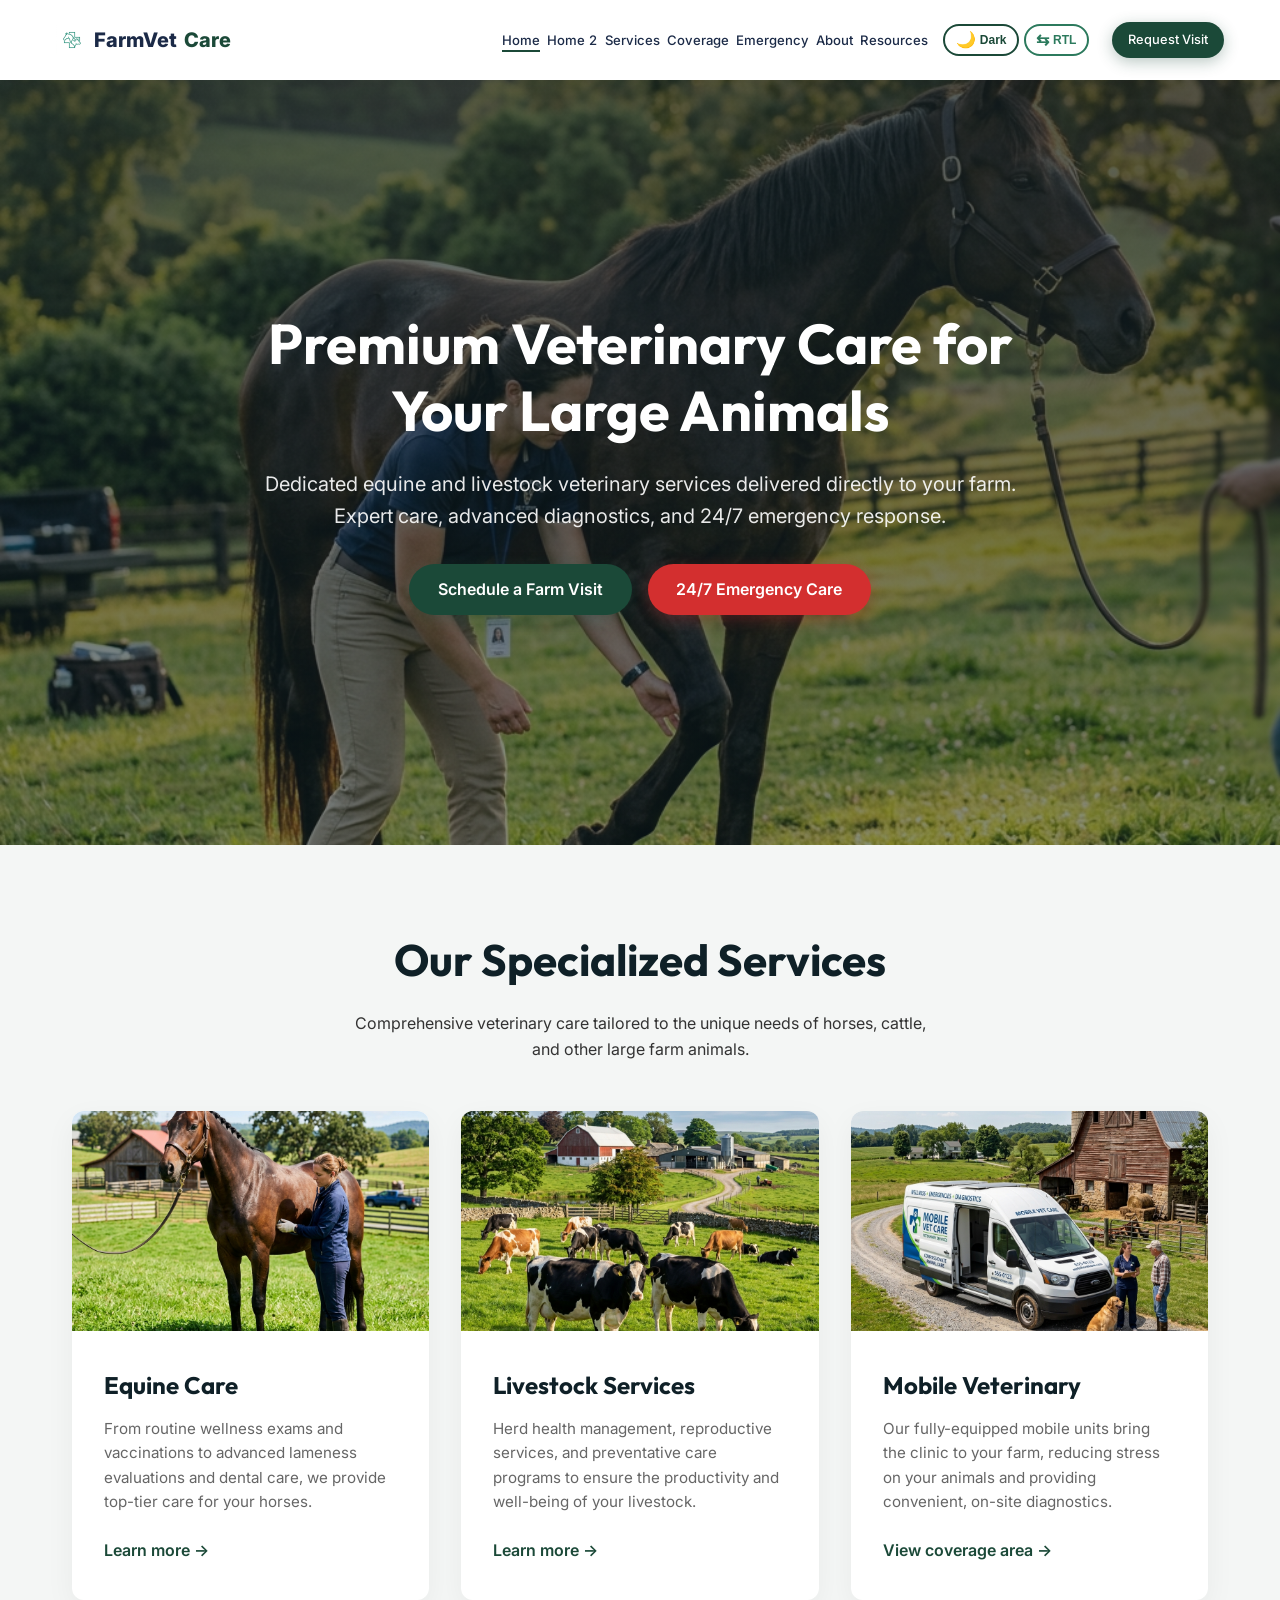
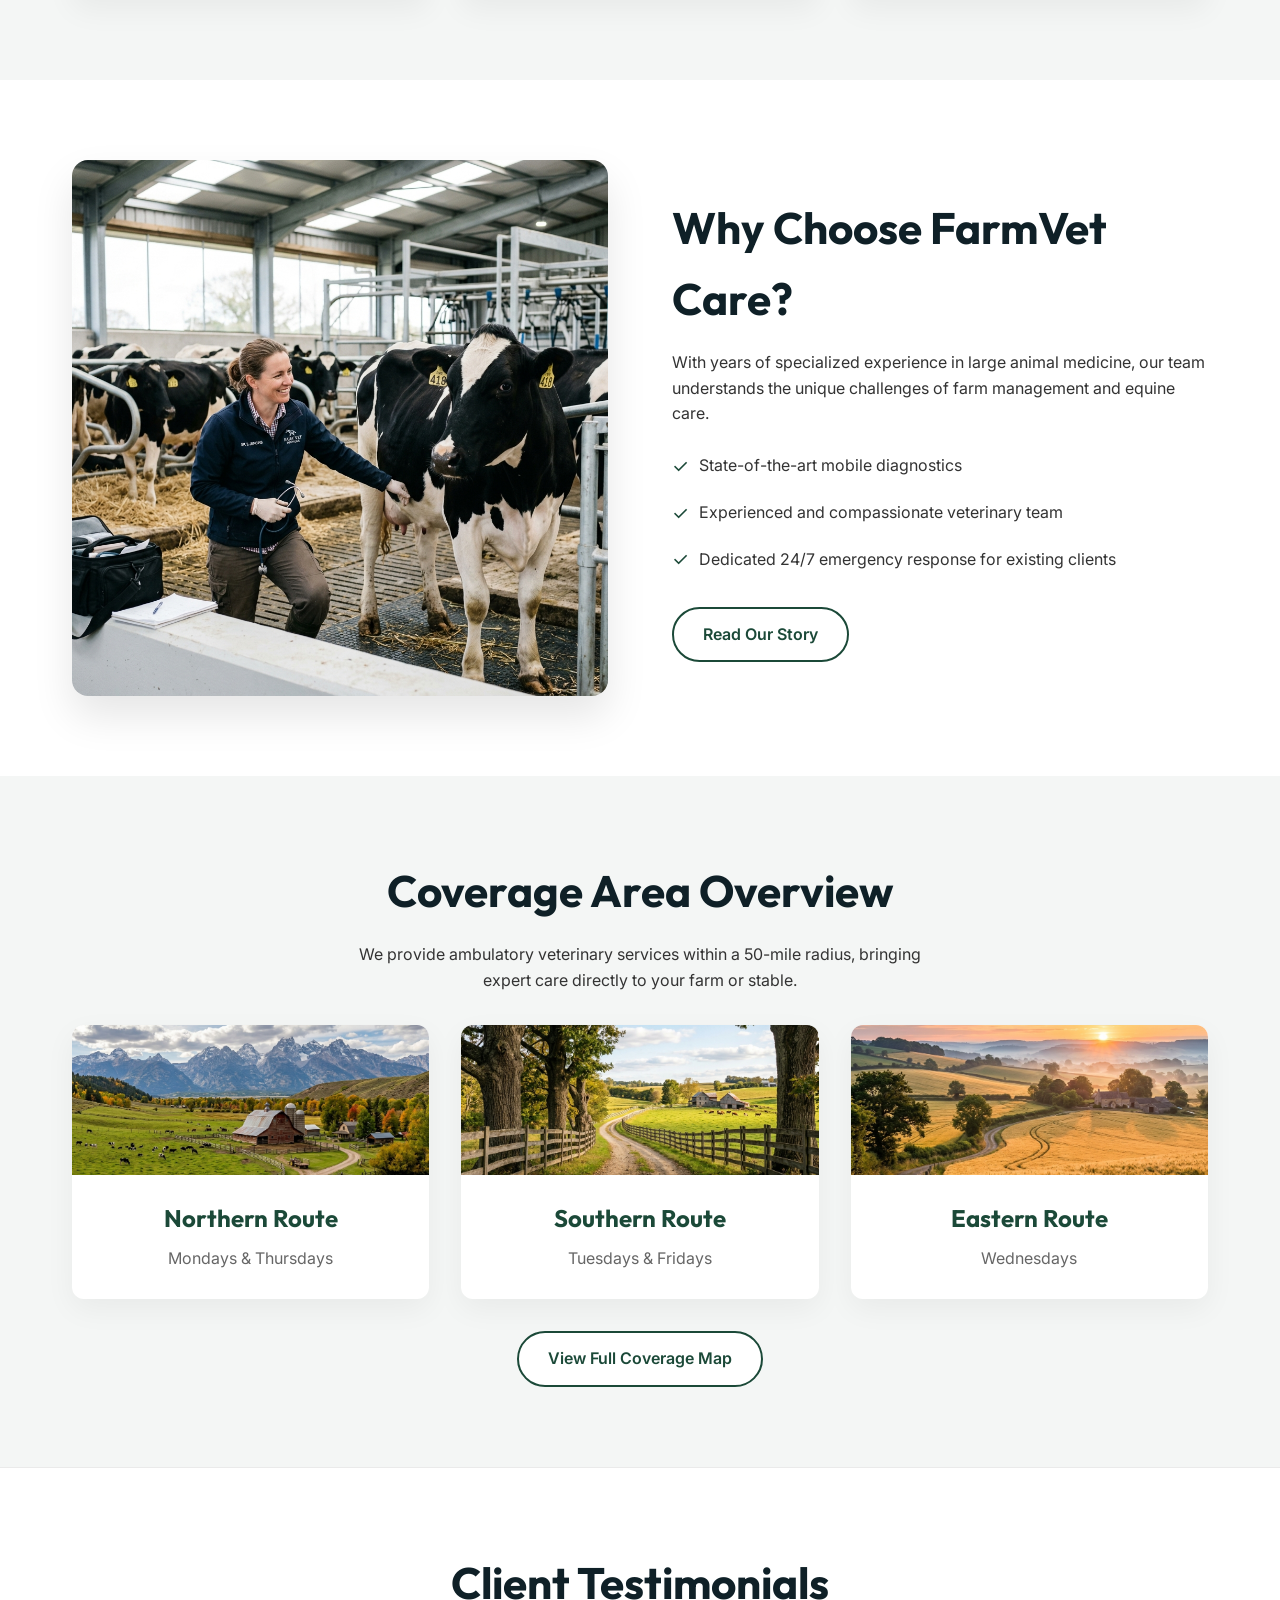
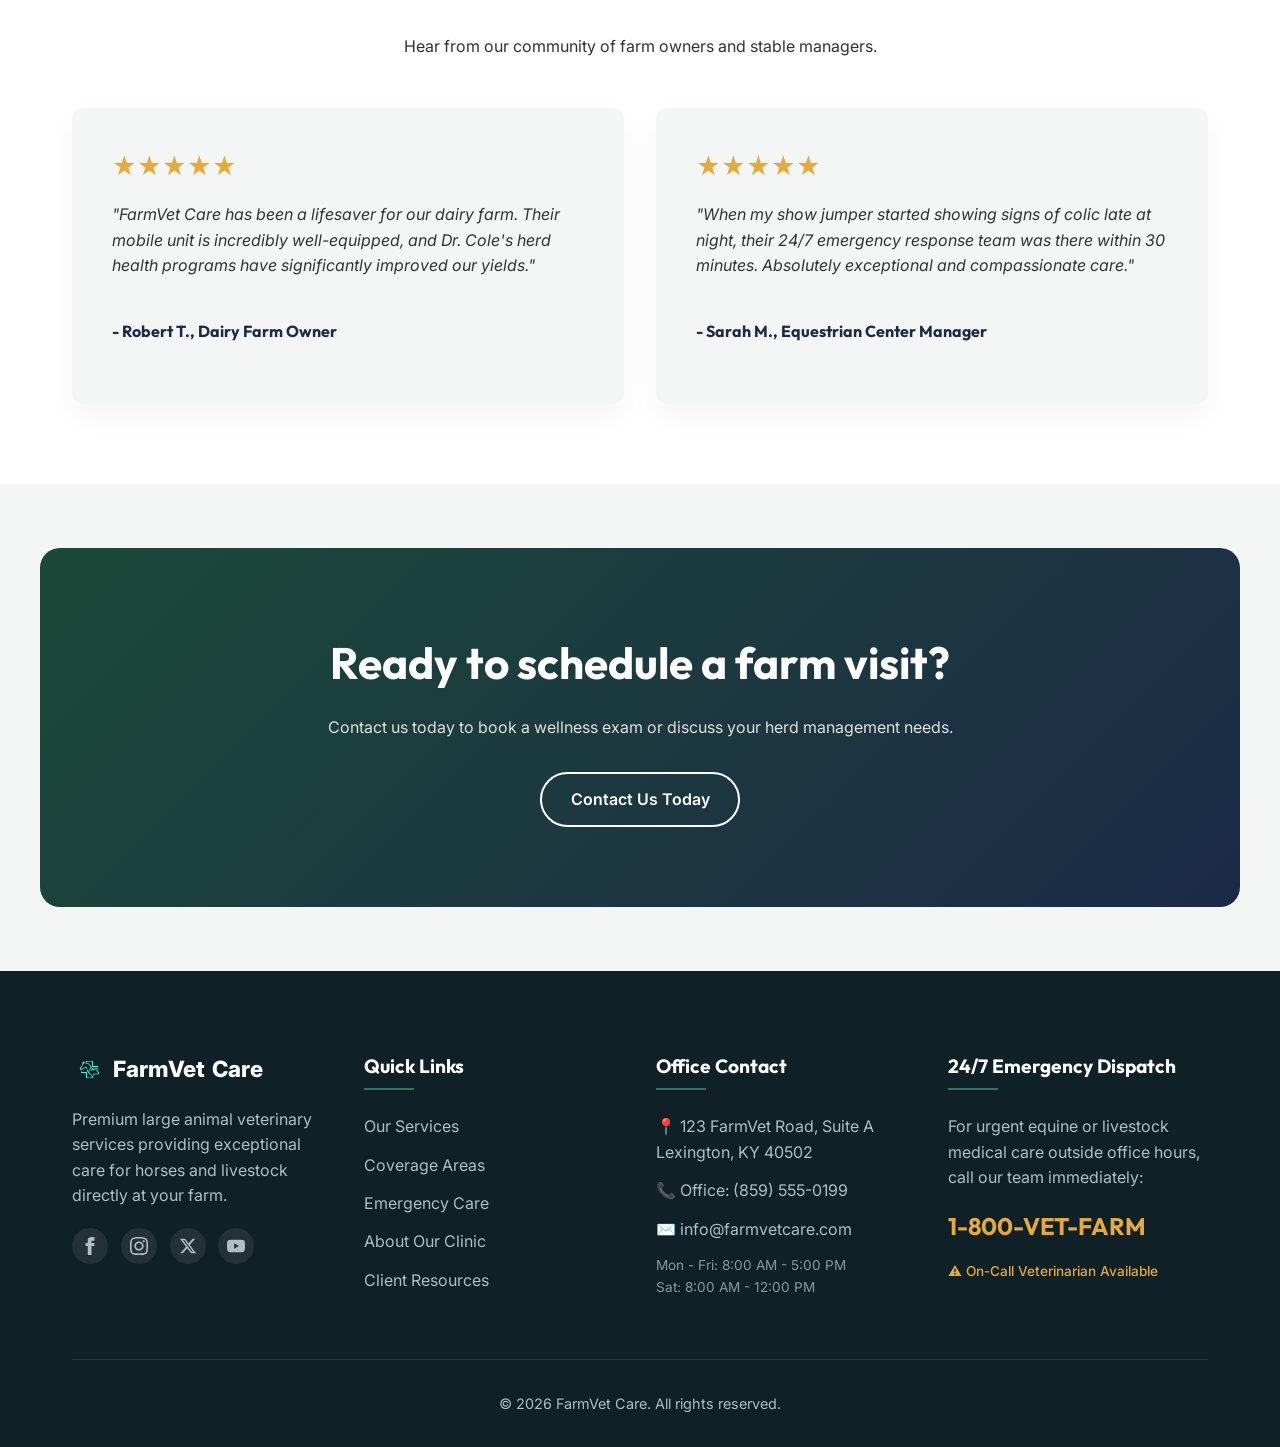
<file: index.html>
<!DOCTYPE html>
<html lang="en">
<head>
    <meta charset="UTF-8">
    <meta name="viewport" content="width=device-width, initial-scale=1.0">
    <title>FarmVet Care | Large Animal Veterinary Services</title>
    <link href="https://fonts.googleapis.com/css2?family=Inter:wght@400;500;600&family=Outfit:wght@500;700;800&display=swap" rel="stylesheet">
    <link rel="stylesheet" href="css/styles.css">
    <link rel="icon" type="image/svg+xml" href="images/favicon.svg">
</head>
<body>

    <header class="header">
        <div class="container nav-container">
            <a href="index.html" class="logo">
                <img src="images/logo.png" alt="FarmVet Care Logo" class="logo-img">
                <span>FarmVet</span> Care
            </a>
            <button class="hamburger">
                <span class="bar"></span>
                <span class="bar"></span>
                <span class="bar"></span>
            </button>
            <ul class="nav-menu">
                <li><a href="index.html" class="active">Home</a></li>
                <li><a href="home2.html">Home 2</a></li>
                <li><a href="services.html">Services</a></li>
                <li><a href="coverage.html">Coverage</a></li>
                <li><a href="emergency.html">Emergency</a></li>
                <li><a href="about.html">About</a></li>

                <li><a href="resources.html">Resources</a></li>
                <li class="nav-controls">
                    <button id="theme-toggle-btn" class="theme-toggle" aria-label="Toggle dark/light mode">
                        <span class="icon-moon">🌙</span>
                        <span class="icon-sun">☀️</span>
                        <span class="toggle-label">Dark</span>
                    </button>
                    <button id="rtl-toggle-btn" class="rtl-toggle" aria-label="Toggle RTL/LTR direction">
                        <span class="rtl-icon">⇆</span>
                        <span class="rtl-label">RTL</span>
                    </button>
                </li>
                <li style="margin-left: 1rem;"><a href="contact.html" class="btn btn-primary" style="color: white;">Request Visit</a></li>
            </ul>
        </div>
    </header>

    <section class="hero">
        <div class="container">
            <div class="hero-content">
                <h1>Premium Veterinary Care for Your Large Animals</h1>
                <p>Dedicated equine and livestock veterinary services delivered directly to your farm. Expert care, advanced diagnostics, and 24/7 emergency response.</p>
                <div class="hero-buttons">
                    <a href="contact.html" class="btn btn-primary">Schedule a Farm Visit</a>
                    <a href="emergency.html" class="btn btn-danger">24/7 Emergency Care</a>
                </div>
            </div>
        </div>
    </section>

    <section class="section container">
        <div class="text-center fade-in">
            <h2>Our Specialized Services</h2>
            <p style="max-width: 600px; margin: 0 auto;">Comprehensive veterinary care tailored to the unique needs of horses, cattle, and other large farm animals.</p>
        </div>
        <div class="grid">
            <div class="card fade-in" style="padding: 0; overflow: hidden; display: flex; flex-direction: column; border-bottom: 4px solid transparent; height: 100%;">
                <div style="height: 220px; width: 100%; overflow: hidden;">
                    <img src="images/equine_care.png" alt="Equine Care" style="width: 100%; height: 100%; object-fit: cover;">
                </div>
                <div style="padding: 2.2rem 2rem 2rem; flex-grow: 1; display: flex; flex-direction: column;">
                    <div>
                        <h3 style="margin-bottom: 0.8rem; color: var(--secondary);">Equine Care</h3>
                        <p style="font-size: 0.95rem; color: var(--text-muted); margin-bottom: 1.5rem; line-height: 1.6;">From routine wellness exams and vaccinations to advanced lameness evaluations and dental care, we provide top-tier care for your horses.</p>
                    </div>
                    <a href="services.html" style="font-weight: 600; color: var(--primary); display: inline-flex; align-items: center; gap: 5px; white-space: nowrap; margin-top: auto;">Learn more &rarr;</a>
                </div>
            </div>
            <div class="card fade-in" style="transition-delay: 0.1s; padding: 0; overflow: hidden; display: flex; flex-direction: column; border-bottom: 4px solid transparent; height: 100%;">
                <div style="height: 220px; width: 100%; overflow: hidden;">
                    <img src="images/livestock_care.png" alt="Livestock Services" style="width: 100%; height: 100%; object-fit: cover;">
                </div>
                <div style="padding: 2.2rem 2rem 2rem; flex-grow: 1; display: flex; flex-direction: column;">
                    <div>
                        <h3 style="margin-bottom: 0.8rem; color: var(--secondary);">Livestock Services</h3>
                        <p style="font-size: 0.95rem; color: var(--text-muted); margin-bottom: 1.5rem; line-height: 1.6;">Herd health management, reproductive services, and preventative care programs to ensure the productivity and well-being of your livestock.</p>
                    </div>
                    <a href="services.html" style="font-weight: 600; color: var(--primary); display: inline-flex; align-items: center; gap: 5px; white-space: nowrap; margin-top: auto;">Learn more &rarr;</a>
                </div>
            </div>
            <div class="card fade-in" style="transition-delay: 0.2s; padding: 0; overflow: hidden; display: flex; flex-direction: column; border-bottom: 4px solid transparent; height: 100%;">
                <div style="height: 220px; width: 100%; overflow: hidden;">
                    <img src="images/mobile_clinic.png" alt="Mobile Veterinary" style="width: 100%; height: 100%; object-fit: cover;">
                </div>
                <div style="padding: 2.2rem 2rem 2rem; flex-grow: 1; display: flex; flex-direction: column;">
                    <div>
                        <h3 style="margin-bottom: 0.8rem; color: var(--secondary);">Mobile Veterinary</h3>
                        <p style="font-size: 0.95rem; color: var(--text-muted); margin-bottom: 1.5rem; line-height: 1.6;">Our fully-equipped mobile units bring the clinic to your farm, reducing stress on your animals and providing convenient, on-site diagnostics.</p>
                    </div>
                    <a href="coverage.html" style="font-weight: 600; color: var(--primary); display: inline-flex; align-items: center; gap: 5px; white-space: nowrap; margin-top: auto;">View coverage area &rarr;</a>
                </div>
            </div>
        </div>
    </section>

    <section class="section" style="background-color: var(--white);">
        <div class="container split-section fade-in">
            <div class="split-image">
                <img src="images/services.png" alt="Veterinarian examining a cow">
            </div>
            <div class="split-content">
                <h2>Why Choose FarmVet Care?</h2>
                <p>With years of specialized experience in large animal medicine, our team understands the unique challenges of farm management and equine care.</p>
                <ul style="margin-bottom: 2rem;">
                    <li style="margin-bottom: 1rem; display: flex; align-items: center; gap: 10px;">
                        <span style="color: var(--primary); font-size: 1.2rem;">✓</span> State-of-the-art mobile diagnostics
                    </li>
                    <li style="margin-bottom: 1rem; display: flex; align-items: center; gap: 10px;">
                        <span style="color: var(--primary); font-size: 1.2rem;">✓</span> Experienced and compassionate veterinary team
                    </li>
                    <li style="margin-bottom: 1rem; display: flex; align-items: center; gap: 10px;">
                        <span style="color: var(--primary); font-size: 1.2rem;">✓</span> Dedicated 24/7 emergency response for existing clients
                    </li>
                </ul>
                <a href="about.html" class="btn btn-secondary">Read Our Story</a>
            </div>
        </div>
    </section>

    <section class="section container fade-in">
        <div class="text-center">
            <h2>Coverage Area Overview</h2>
            <p style="max-width: 600px; margin: 0 auto;">We provide ambulatory veterinary services within a 50-mile radius, bringing expert care directly to your farm or stable.</p>
        </div>
        <div class="grid" style="margin-top: 2rem;">
            <div class="card text-center" style="padding: 0; overflow: hidden; display: flex; flex-direction: column; border-bottom: 4px solid transparent;">
                <div style="height: 150px; width: 100%; overflow: hidden;">
                    <img src="images/northern_route.png" alt="Northern Route" style="width: 100%; height: 100%; object-fit: cover;">
                </div>
                <div style="padding: 1.5rem; flex-grow: 1;">
                    <h3 style="color: var(--primary); margin-bottom: 0.5rem;">Northern Route</h3>
                    <p style="margin-bottom: 0; color: var(--text-muted);">Mondays & Thursdays</p>
                </div>
            </div>
            <div class="card text-center" style="padding: 0; overflow: hidden; display: flex; flex-direction: column; border-bottom: 4px solid transparent;">
                <div style="height: 150px; width: 100%; overflow: hidden;">
                    <img src="images/southern_route.png" alt="Southern Route" style="width: 100%; height: 100%; object-fit: cover;">
                </div>
                <div style="padding: 1.5rem; flex-grow: 1;">
                    <h3 style="color: var(--primary); margin-bottom: 0.5rem;">Southern Route</h3>
                    <p style="margin-bottom: 0; color: var(--text-muted);">Tuesdays & Fridays</p>
                </div>
            </div>
            <div class="card text-center" style="padding: 0; overflow: hidden; display: flex; flex-direction: column; border-bottom: 4px solid transparent;">
                <div style="height: 150px; width: 100%; overflow: hidden;">
                    <img src="images/eastern_route.png" alt="Eastern Route" style="width: 100%; height: 100%; object-fit: cover;">
                </div>
                <div style="padding: 1.5rem; flex-grow: 1;">
                    <h3 style="color: var(--primary); margin-bottom: 0.5rem;">Eastern Route</h3>
                    <p style="margin-bottom: 0; color: var(--text-muted);">Wednesdays</p>
                </div>
            </div>
        </div>
        <div class="text-center" style="margin-top: 2rem;">
            <a href="coverage.html" class="btn btn-secondary">View Full Coverage Map</a>
        </div>
    </section>

    <section class="section fade-in" style="background-color: var(--white); border-top: 1px solid #eaeaea;">
        <div class="container text-center">
            <h2>Client Testimonials</h2>
            <p style="max-width: 600px; margin: 0 auto 3rem;">Hear from our community of farm owners and stable managers.</p>
            <div class="grid">
                <div class="card" style="text-align: left; background: var(--light-gray); display: flex; flex-direction: column;">
                    <div style="color: #E5A93C; font-size: 1.5rem; margin-bottom: 1rem;">★★★★★</div>
                    <p style="font-style: italic;">"FarmVet Care has been a lifesaver for our dairy farm. Their mobile unit is incredibly well-equipped, and Dr. Cole's herd health programs have significantly improved our yields."</p>
                    <h4 style="color: var(--navy); margin-top: auto; padding-top: 1rem;">- Robert T., Dairy Farm Owner</h4>
                </div>
                <div class="card" style="text-align: left; background: var(--light-gray); display: flex; flex-direction: column;">
                    <div style="color: #E5A93C; font-size: 1.5rem; margin-bottom: 1rem;">★★★★★</div>
                    <p style="font-style: italic;">"When my show jumper started showing signs of colic late at night, their 24/7 emergency response team was there within 30 minutes. Absolutely exceptional and compassionate care."</p>
                    <h4 style="color: var(--navy); margin-top: auto; padding-top: 1rem;">- Sarah M., Equestrian Center Manager</h4>
                </div>
            </div>
        </div>
    </section>

    <section class="cta-section fade-in">
        <h2>Ready to schedule a farm visit?</h2>
        <p style="margin-bottom: 2rem; color: #E0E0E0;">Contact us today to book a wellness exam or discuss your herd management needs.</p>
        <a href="contact.html" class="btn btn-secondary">Contact Us Today</a>
    </section>

    <footer class="footer">
        <div class="container">
            <div class="footer-grid">
                <div class="footer-col">
                    <div class="logo" style="margin-bottom: 1.2rem; color: var(--white); font-size: 1.4rem;">
                        <img src="images/logo.png" alt="FarmVet Care Logo" class="logo-img" style="filter: brightness(2) saturate(1.2); height: 35px;">
                        <span>FarmVet</span> Care
                    </div>
                    <p>Premium large animal veterinary services providing exceptional care for horses and livestock directly at your farm.</p>
                    <div class="social-icons">
                        <a href="#" class="social-icon-link" aria-label="Facebook">
                            <svg width="18" height="18" fill="currentColor" viewBox="0 0 24 24"><path d="M9 8h-3v4h3v12h5v-12h3.642l.358-4h-4v-1.667c0-.955.192-1.333 1.115-1.333h2.885v-5h-3.808c-3.596 0-5.192 1.583-5.192 4.615v3.385z"/></svg>
                        </a>
                        <a href="#" class="social-icon-link" aria-label="Instagram">
                            <svg width="18" height="18" fill="currentColor" viewBox="0 0 24 24"><path d="M12 2.163c3.204 0 3.584.012 4.85.07 3.252.148 4.771 1.691 4.919 4.919.058 1.265.069 1.645.069 4.849 0 3.205-.012 3.584-.069 4.849-.149 3.225-1.664 4.771-4.919 4.919-1.266.058-1.644.07-4.85.07-3.204 0-3.584-.012-4.849-.07-3.26-.149-4.771-1.699-4.919-4.92-.058-1.265-.07-1.644-.07-4.849 0-3.204.013-3.583.07-4.849.149-3.227 1.664-4.771 4.919-4.919 1.266-.057 1.645-.069 4.849-.069zm0-2c-3.259 0-3.667.014-4.947.072-4.358.2-6.78 2.618-6.98 6.98-.059 1.281-.073 1.689-.073 4.948 0 3.259.014 3.668.072 4.948.2 4.358 2.618 6.78 6.98 6.98 1.281.058 1.689.072 4.948.072 3.259 0 3.668-.014 4.948-.072 4.354-.2 6.782-2.618 6.979-6.98.059-1.28.073-1.689.073-4.948 0-3.259-.014-3.667-.072-4.947-.196-4.354-2.617-6.78-6.979-6.98-1.281-.059-1.69-.073-4.949-.073zm0 5.838c-3.403 0-6.162 2.759-6.162 6.162s2.759 6.163 6.162 6.163 6.162-2.759 6.162-6.163c0-3.403-2.759-6.162-6.162-6.162zm0 10.162c-2.209 0-4-1.79-4-4 0-2.209 1.791-4 4-4s4 1.791 4 4c0 2.21-1.791 4-4 4zm6.406-11.845c-.796 0-1.441.645-1.441 1.44s.645 1.44 1.441 1.44c.795 0 1.439-.645 1.439-1.44s-.644-1.44-1.439-1.44z"/></svg>
                        </a>
                        <a href="#" class="social-icon-link" aria-label="Twitter">
                            <svg width="18" height="18" fill="currentColor" viewBox="0 0 24 24"><path d="M18.244 2.25h3.308l-7.227 8.26 8.502 11.24H16.17l-5.214-6.817L4.99 21.75H1.68l7.73-8.835L1.254 2.25H8.08l4.713 6.231zm-1.161 17.52h1.833L7.084 4.126H5.117z"/></svg>
                        </a>
                        <a href="#" class="social-icon-link" aria-label="YouTube">
                            <svg width="18" height="18" fill="currentColor" viewBox="0 0 24 24"><path d="M23.498 6.163a3.003 3.003 0 0 0-2.11-2.11C19.518 3.545 12 3.545 12 3.545s-7.518 0-9.388.507a3.003 3.003 0 0 0-2.11 2.11C0 8.033 0 12 0 12s0 3.967.502 5.837a3.003 3.003 0 0 0 2.11 2.11c1.87.507 9.388.507 9.388.507s7.518 0 9.388-.507a3.003 3.003 0 0 0 2.11-2.11C24 15.967 24 12 24 12s0-3.967-.502-5.837zM9.545 15.568V8.432L15.818 12l-6.273 3.568z"/></svg>
                        </a>
                    </div>
                </div>
                <div class="footer-col">
                    <h4>Quick Links</h4>
                    <a href="services.html">Our Services</a>
                    <a href="coverage.html">Coverage Areas</a>
                    <a href="emergency.html">Emergency Care</a>
                    <a href="about.html">About Our Clinic</a>
                    <a href="resources.html">Client Resources</a>
                </div>
                <div class="footer-col">
                    <h4>Office Contact</h4>
                    <p>📍 123 FarmVet Road, Suite A<br>Lexington, KY 40502</p>
                    <p>📞 Office: (859) 555-0199</p>
                    <p>✉️ info@farmvetcare.com</p>
                    <p style="margin-top: 0.8rem; font-size: 0.85rem; color: #8898a0;">Mon - Fri: 8:00 AM - 5:00 PM<br>Sat: 8:00 AM - 12:00 PM</p>
                </div>
                <div class="footer-col">
                    <h4>24/7 Emergency Dispatch</h4>
                    <p>For urgent equine or livestock medical care outside office hours, call our team immediately:</p>
                    <h3 style="color: var(--highlight); font-size: 1.5rem; margin-top: 1rem; white-space: nowrap;">1-800-VET-FARM</h3>
                    <p style="font-size: 0.85rem; color: #E5A93C; margin-top: 0.5rem; font-weight: 500;">⚠️ On-Call Veterinarian Available</p>
                </div>
            </div>
            <div class="footer-bottom">
                &copy; 2026 FarmVet Care. All rights reserved.
            </div>
        </div>
    </footer>

    <script src="js/main.js"></script>
</body>
</html>
</file>
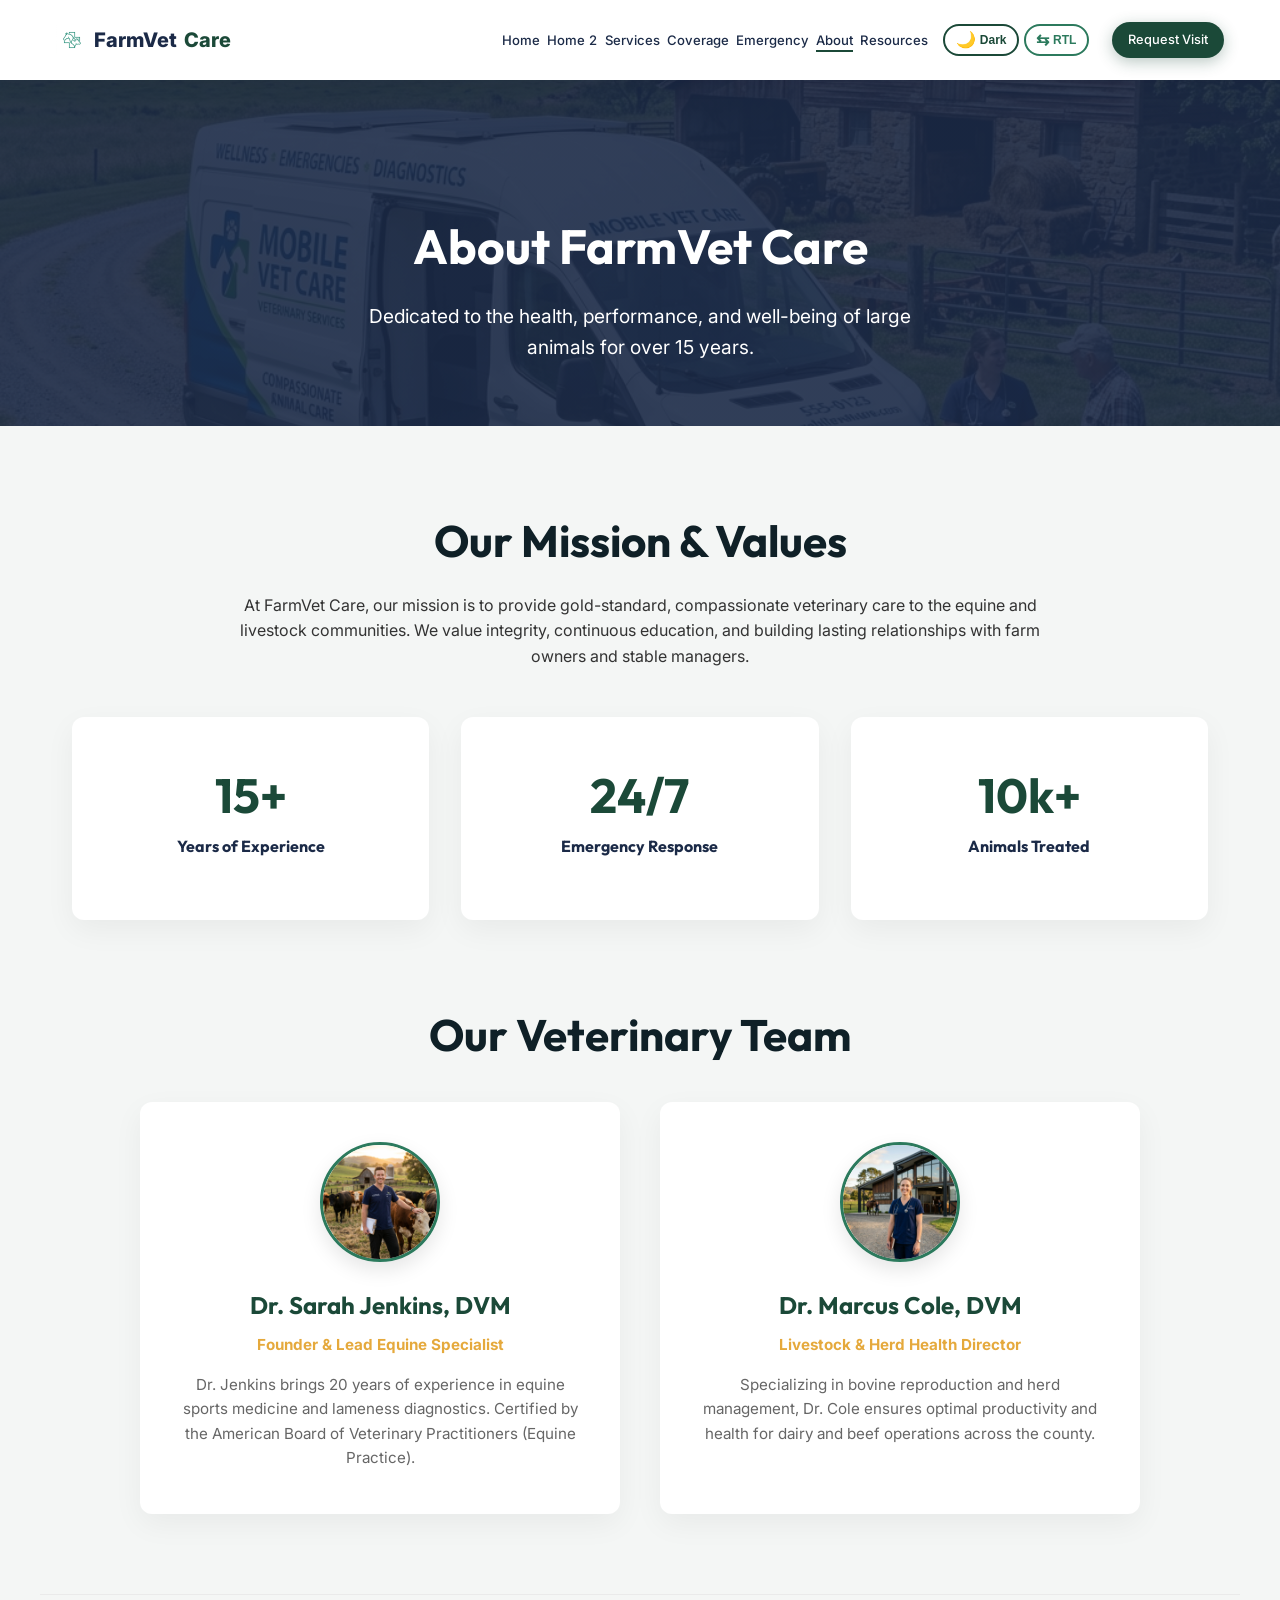
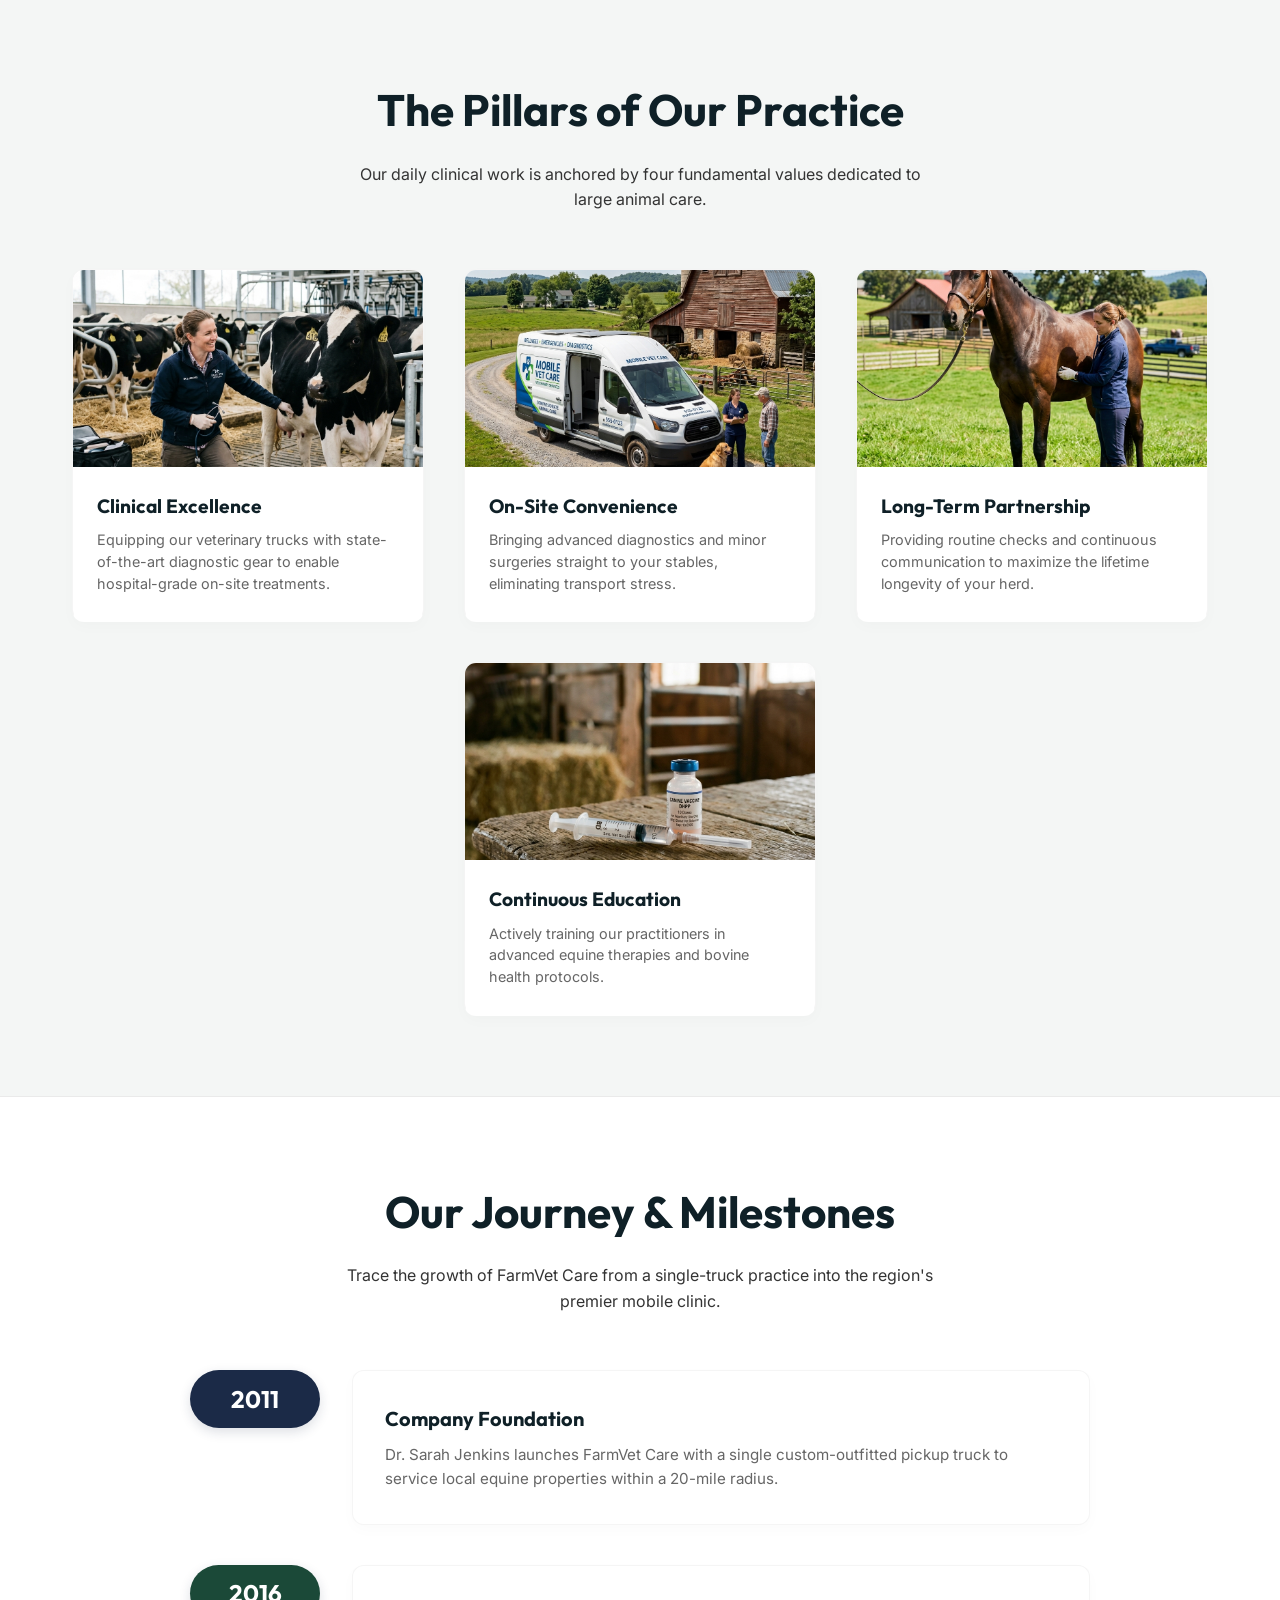
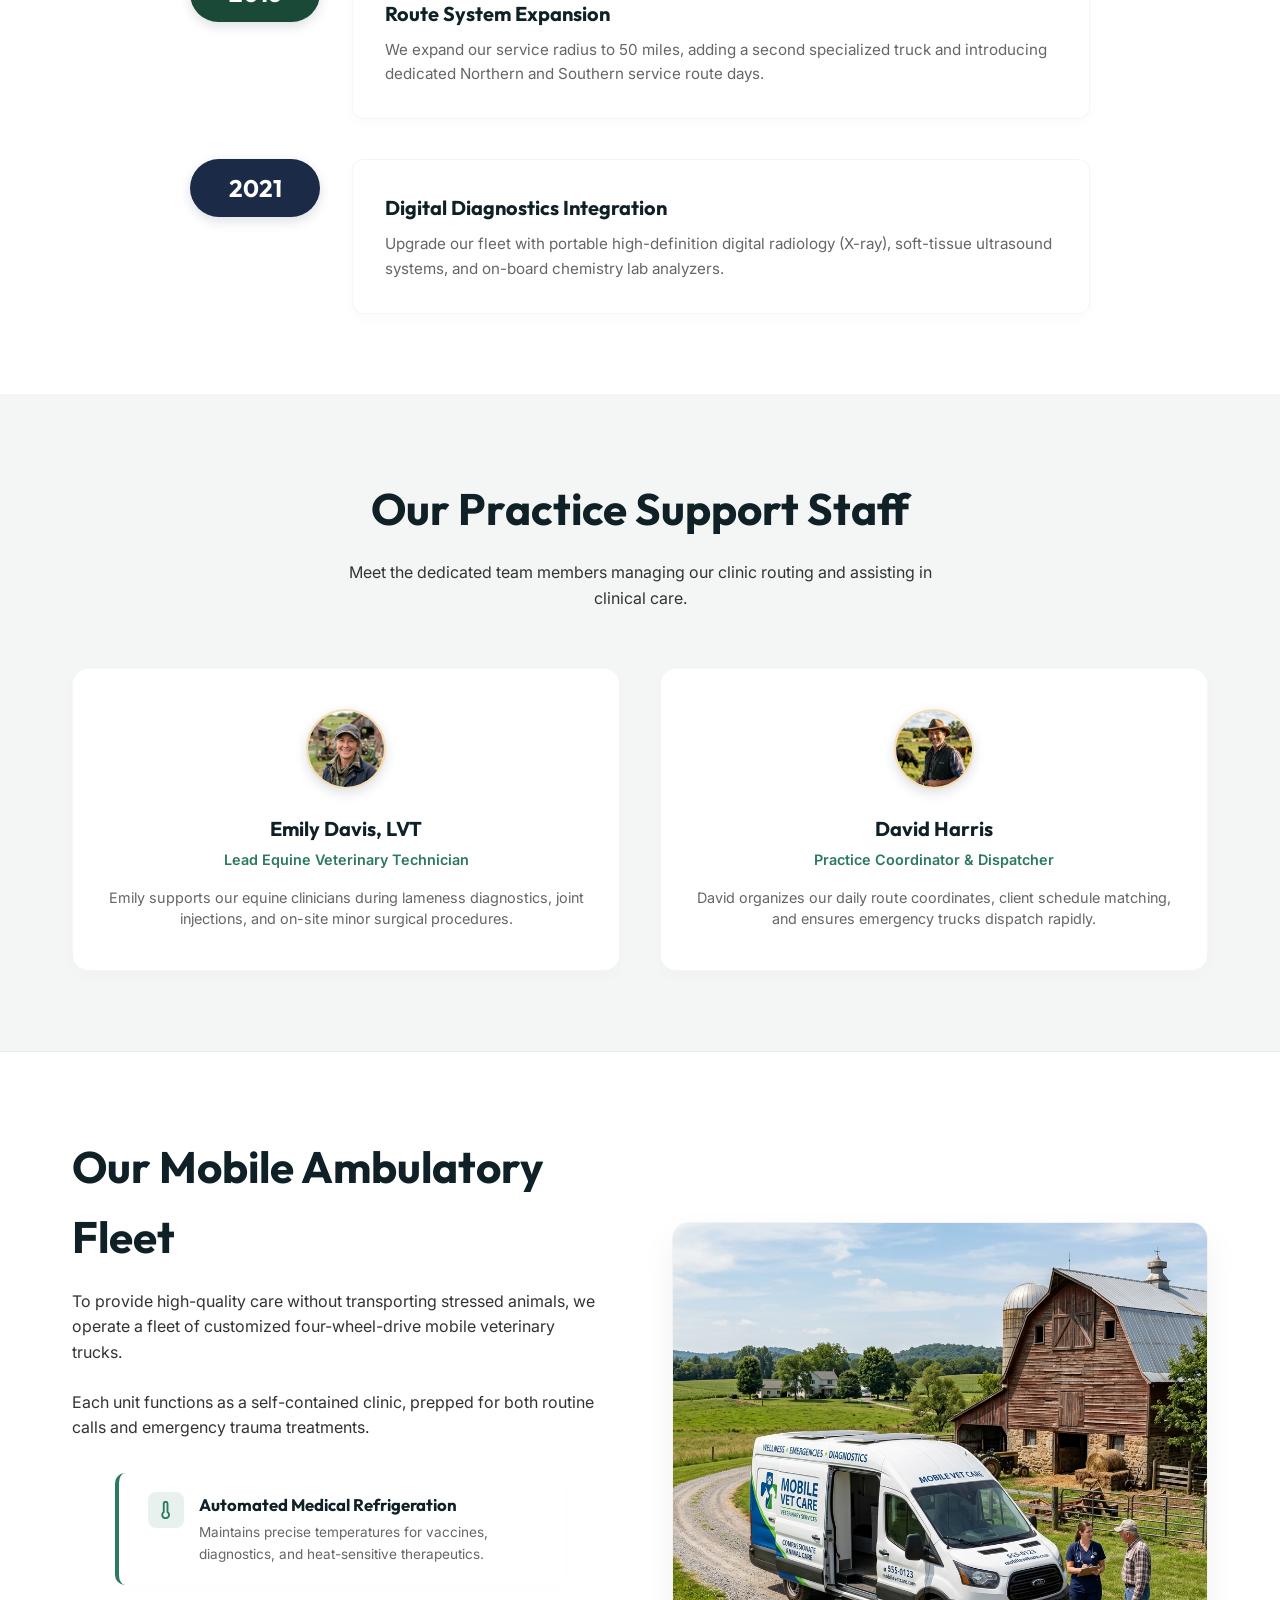
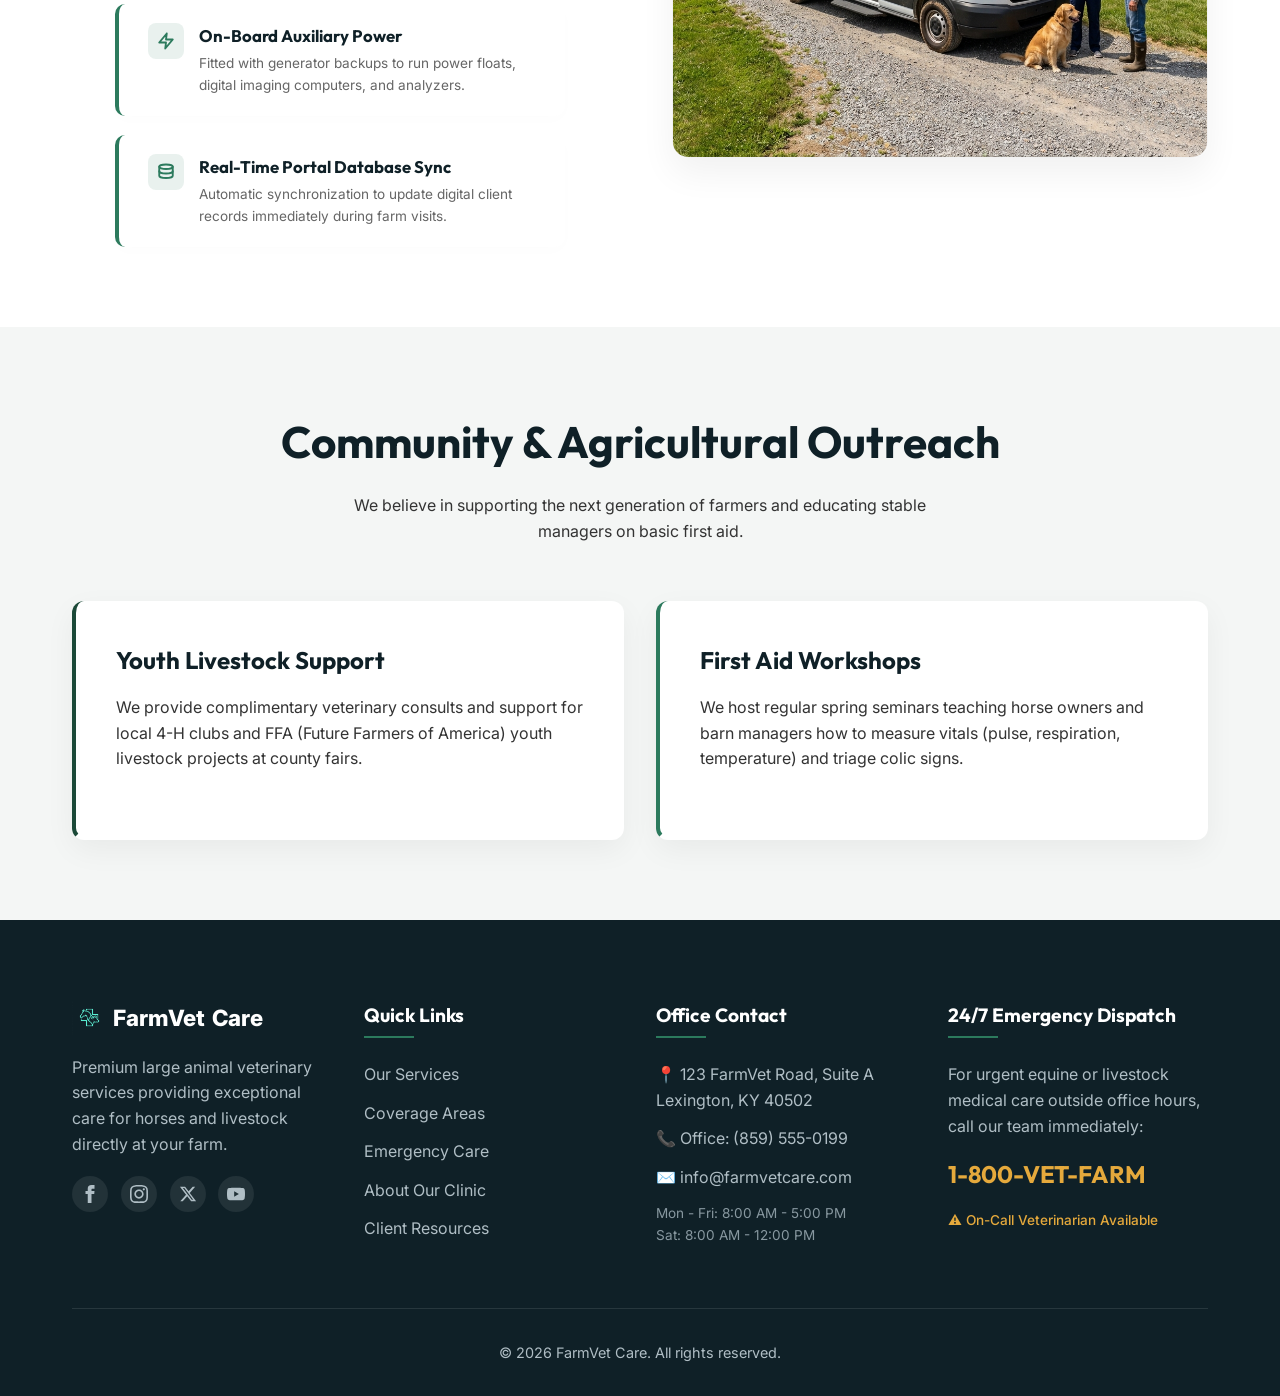
<file: about.html>
<!DOCTYPE html>
<html lang="en">
<head>
    <meta charset="UTF-8">
    <meta name="viewport" content="width=device-width, initial-scale=1.0">
    <title>About Us | FarmVet Care</title>
    <link href="https://fonts.googleapis.com/css2?family=Inter:wght@400;500;600&family=Outfit:wght@500;700;800&display=swap" rel="stylesheet">
    <link rel="stylesheet" href="css/styles.css">
    <style>
        .timeline {
            position: relative;
            max-width: 800px;
            margin: 0 auto;
            padding: 2rem 0;
        }
        .timeline::after {
            content: '';
            position: absolute;
            width: 4px;
            background-color: var(--primary);
            top: 0;
            bottom: 0;
            left: 50%;
            margin-left: -2px;
        }
        .timeline-item {
            padding: 10px 40px;
            position: relative;
            background-color: inherit;
            width: 50%;
        }
        .timeline-item::after {
            content: '';
            position: absolute;
            width: 20px;
            height: 20px;
            right: -10px;
            background-color: var(--white);
            border: 4px solid var(--accent);
            top: 15px;
            border-radius: 50%;
            z-index: 1;
        }
        .left { left: 0; }
        .right { left: 50%; }
        .right::after { left: -10px; }
        .content {
            padding: 20px 30px;
            background-color: var(--white);
            position: relative;
            border-radius: 6px;
            box-shadow: 0 5px 15px rgba(0,0,0,0.05);
        }
        @media screen and (max-width: 600px) {
            .timeline::after { left: 31px; }
            .timeline-item { width: 100%; padding-left: 70px; padding-right: 25px; }
            .timeline-item::after { left: 21px; }
            .right { left: 0; }
        }

        /* 1. Core Pillars Styles */
        .pillars-grid {
            display: grid;
            grid-template-columns: repeat(3, 1fr);
            gap: 2.5rem;
            margin-top: 3.5rem;
        }
        /* Center the 4th pillar card on desktop */
        .pillars-grid > .pillar-card:last-child:nth-child(4) {
            grid-column: 2;
        }
        .pillar-card {
            background: var(--white);
            border-radius: 12px;
            padding: 0;
            overflow: hidden;
            box-shadow: 0 5px 15px rgba(0,0,0,0.02);
            border: 1px solid rgba(0,0,0,0.04);
            border-bottom: 4px solid transparent;
            transition: var(--transition);
            display: flex;
            flex-direction: column;
        }
        .pillar-card:hover {
            transform: translateY(-5px);
            box-shadow: 0 12px 30px rgba(0,0,0,0.06);
            border-bottom-color: var(--primary);
        }
        .pillar-card img {
            transition: var(--transition);
            width: 100%;
            height: 100%;
            object-fit: cover;
        }
        .pillar-card:hover img {
            transform: scale(1.05);
        }
        .pillar-card h3 {
            font-size: 1.2rem;
            margin-bottom: 0.8rem;
            color: var(--secondary);
        }
        .pillar-card p {
            font-size: 0.9rem;
            color: var(--text-muted);
            margin-bottom: 0;
            line-height: 1.5;
        }

        /* 3. History Timeline Section Styles */
        .history-timeline {
            max-width: 900px;
            margin: 3.5rem auto 0;
            display: flex;
            flex-direction: column;
            gap: 2.5rem;
        }
        .history-year-card {
            display: flex;
            gap: 2rem;
            align-items: flex-start;
        }
        .year-badge {
            background: var(--navy);
            color: var(--white);
            font-family: 'Outfit', sans-serif;
            font-size: 1.5rem;
            font-weight: 700;
            padding: 0.6rem 1.8rem;
            border-radius: 50px;
            text-align: center;
            box-shadow: 0 4px 12px rgba(27, 42, 71, 0.15);
            min-width: 130px;
        }
        .history-year-card:nth-child(even) .year-badge {
            background: var(--primary);
        }
        .year-info {
            background: var(--white);
            padding: 2rem;
            border-radius: 12px;
            box-shadow: 0 5px 15px rgba(0,0,0,0.02);
            border: 1px solid rgba(0,0,0,0.04);
            flex-grow: 1;
        }
        .year-info h3 {
            font-size: 1.25rem;
            margin-bottom: 0.5rem;
        }
        .year-info p {
            margin-bottom: 0;
            font-size: 0.95rem;
            color: var(--text-muted);
        }

        /* 4. Fleet Showcase Section Styles */
        .fleet-split {
            display: grid;
            grid-template-columns: 1fr 1fr;
            gap: 4rem;
            align-items: center;
        }
        .fleet-checklist {
            display: flex;
            flex-direction: column;
            gap: 1.2rem;
            margin-top: 2rem;
            max-width: 450px;
            margin-left: auto;
            margin-right: auto;
        }
        .fleet-check-item {
            background: var(--white);
            padding: 1.2rem 1.8rem;
            border-radius: 10px;
            box-shadow: 0 4px 15px rgba(0,0,0,0.01);
            border-left: 4px solid var(--accent);
            display: flex;
            gap: 15px;
            align-items: flex-start;
        }
        .fleet-check-item span.emoji {
            font-size: 1.4rem;
            line-height: 1;
        }
        .fleet-check-item h4 {
            margin-bottom: 0.2rem;
            font-size: 1.05rem;
        }
        .fleet-check-item p {
            margin-bottom: 0;
            font-size: 0.85rem;
            color: var(--text-muted);
        }

        /* Support Team Grid */
        .support-grid {
            display: grid;
            grid-template-columns: repeat(auto-fit, minmax(280px, 1fr));
            gap: 2.5rem;
            margin-top: 3.5rem;
        }
        .support-card {
            background: var(--white);
            border-radius: 16px;
            padding: 2.5rem 2rem;
            text-align: center;
            box-shadow: 0 5px 15px rgba(0,0,0,0.02);
            border: 1px solid rgba(0,0,0,0.04);
            transition: var(--transition);
        }
        .support-card:hover {
            transform: translateY(-5px);
            box-shadow: 0 12px 30px rgba(0,0,0,0.06);
            border-color: var(--accent);
        }
        .support-avatar {
            width: 80px;
            height: 80px;
            border-radius: 50%;
            background: linear-gradient(135deg, var(--navy) 0%, var(--primary) 100%);
            color: var(--white);
            display: flex;
            align-items: center;
            justify-content: center;
            font-weight: 700;
            font-size: 1.8rem;
            margin: 0 auto 1.5rem;
            box-shadow: 0 4px 12px rgba(27, 42, 71, 0.15);
        }
        .support-card h3 {
            font-size: 1.25rem;
            margin-bottom: 0.2rem;
        }
        .support-role {
            font-size: 0.9rem;
            font-weight: 600;
            color: var(--accent);
            margin-bottom: 1rem;
            display: block;
        }
        .support-card p {
            font-size: 0.9rem;
            color: var(--text-muted);
            margin-bottom: 0;
            line-height: 1.5;
        }

        @media (max-width: 992px) {
            .fleet-split {
                grid-template-columns: 1fr;
                gap: 3rem;
                text-align: center;
            }
            .fleet-checklist {
                align-items: center;
            }
            .fleet-check-item {
                text-align: left;
            }
            .history-year-card {
                flex-direction: column;
                gap: 1rem;
            }
            .year-badge {
                align-self: flex-start;
            }
        }

        /* Tablet & Mobile Media Queries for Grids */
        @media (max-width: 1024px) {
            .pillars-grid {
                grid-template-columns: repeat(2, 1fr);
            }
            .pillars-grid > .pillar-card:last-child:nth-child(4) {
                grid-column: auto;
            }
            .support-grid {
                grid-template-columns: repeat(2, 1fr);
            }
            .support-grid > *:last-child:nth-child(odd) {
                grid-column: 1 / -1;
                max-width: calc(50% - 1rem);
                justify-self: center;
            }
        }

        @media (max-width: 767px) {
            .pillars-grid {
                grid-template-columns: 1fr;
            }
            .support-grid {
                grid-template-columns: 1fr;
            }
            .support-grid > *:last-child:nth-child(odd) {
                max-width: 100%;
            }
        }
    </style>
    <link rel="icon" type="image/svg+xml" href="images/favicon.svg">
</head>
<body>

    <header class="header">
        <div class="container nav-container">
            <a href="index.html" class="logo">
                <img src="images/logo.png" alt="FarmVet Care Logo" class="logo-img">
                <span>FarmVet</span> Care
            </a>
            <button class="hamburger">
                <span class="bar"></span>
                <span class="bar"></span>
                <span class="bar"></span>
            </button>
            <ul class="nav-menu">
                <li><a href="index.html">Home</a></li>
                <li><a href="home2.html">Home 2</a></li>
                <li><a href="services.html">Services</a></li>
                <li><a href="coverage.html">Coverage</a></li>
                <li><a href="emergency.html">Emergency</a></li>
                <li><a href="about.html" class="active">About</a></li>

                <li><a href="resources.html">Resources</a></li>
                <li class="nav-controls">
                    <button id="theme-toggle-btn" class="theme-toggle" aria-label="Toggle dark/light mode">
                        <span class="icon-moon">🌙</span>
                        <span class="icon-sun">☀️</span>
                        <span class="toggle-label">Dark</span>
                    </button>
                    <button id="rtl-toggle-btn" class="rtl-toggle" aria-label="Toggle RTL/LTR direction">
                        <span class="rtl-icon">⇆</span>
                        <span class="rtl-label">RTL</span>
                    </button>
                </li>
                <li style="margin-left: 1rem;"><a href="contact.html" class="btn btn-primary" style="color: white;">Request Visit</a></li>
            </ul>
        </div>
    </header>

    <div class="page-header" style="background-image: linear-gradient(rgba(27, 42, 71, 0.9), rgba(27, 42, 71, 0.9)), url('images/mobile_clinic.png');">
        <div class="container fade-in">
            <h1>About FarmVet Care</h1>
            <p style="font-size: 1.2rem; max-width: 600px; margin: 0 auto;">Dedicated to the health, performance, and well-being of large animals for over 15 years.</p>
        </div>
    </div>

    <section class="section container">
        <div class="text-center fade-in">
            <h2>Our Mission & Values</h2>
            <p style="max-width: 800px; margin: 0 auto 3rem;">At FarmVet Care, our mission is to provide gold-standard, compassionate veterinary care to the equine and livestock communities. We value integrity, continuous education, and building lasting relationships with farm owners and stable managers.</p>
        </div>

        <div class="grid" style="margin-bottom: 5rem;">
            <div class="card fade-in text-center">
                <h1 style="font-size: 3rem; color: var(--primary); margin-bottom: 0;">15+</h1>
                <h4 style="color: var(--navy);">Years of Experience</h4>
            </div>
            <div class="card fade-in text-center">
                <h1 style="font-size: 3rem; color: var(--primary); margin-bottom: 0;">24/7</h1>
                <h4 style="color: var(--navy);">Emergency Response</h4>
            </div>
            <div class="card fade-in text-center">
                <h1 style="font-size: 3rem; color: var(--primary); margin-bottom: 0;">10k+</h1>
                <h4 style="color: var(--navy);">Animals Treated</h4>
            </div>
        </div>

        <div class="text-center fade-in">
            <h2>Our Veterinary Team</h2>
        </div>
        <div class="fade-in" style="display: grid; grid-template-columns: repeat(auto-fit, minmax(350px, 1fr)); gap: 2.5rem; max-width: 1000px; margin: 2rem auto 0;">
            <div class="card" style="display: flex; flex-direction: column; align-items: center; text-align: center; padding: 2.5rem;">
                <div style="width: 120px; height: 120px; border-radius: 50%; overflow: hidden; margin-bottom: 1.5rem; border: 3px solid var(--accent); box-shadow: 0 8px 20px rgba(0,0,0,0.1);">
                    <img src="images/vet_vance.png" alt="Dr. Sarah Jenkins" style="width: 100%; height: 100%; object-fit: cover;">
                </div>
                <h3 style="color: var(--primary); margin-bottom: 0.5rem; font-size: 1.5rem;">Dr. Sarah Jenkins, DVM</h3>
                <span style="color: var(--highlight); font-weight: 700; font-size: 0.95rem; margin-bottom: 1rem; display: block;">Founder & Lead Equine Specialist</span>
                <p style="color: var(--text-muted); font-size: 0.95rem; margin-bottom: 0;">Dr. Jenkins brings 20 years of experience in equine sports medicine and lameness diagnostics. Certified by the American Board of Veterinary Practitioners (Equine Practice).</p>
            </div>
            
            <div class="card" style="display: flex; flex-direction: column; align-items: center; text-align: center; padding: 2.5rem;">
                <div style="width: 120px; height: 120px; border-radius: 50%; overflow: hidden; margin-bottom: 1.5rem; border: 3px solid var(--accent); box-shadow: 0 8px 20px rgba(0,0,0,0.1);">
                    <img src="images/vet_cole.png" alt="Dr. Marcus Cole" style="width: 100%; height: 100%; object-fit: cover;">
                </div>
                <h3 style="color: var(--primary); margin-bottom: 0.5rem; font-size: 1.5rem;">Dr. Marcus Cole, DVM</h3>
                <span style="color: var(--highlight); font-weight: 700; font-size: 0.95rem; margin-bottom: 1rem; display: block;">Livestock & Herd Health Director</span>
                <p style="color: var(--text-muted); font-size: 0.95rem; margin-bottom: 0;">Specializing in bovine reproduction and herd management, Dr. Cole ensures optimal productivity and health for dairy and beef operations across the county.</p>
            </div>
        </div>
    </section>

    <!-- ==========================================
         CONTENT 1: CORE PILLARS
         ========================================== -->
    <section class="section container" style="border-top: 1px solid #eaeaea;">
        <div class="text-center fade-in">
            <h2>The Pillars of Our Practice</h2>
            <p style="max-width: 600px; margin: 0 auto;">Our daily clinical work is anchored by four fundamental values dedicated to large animal care.</p>
        </div>
        
        <div class="pillars-grid">
            <div class="pillar-card fade-in">
                <div style="aspect-ratio: 16/9; width: 100%; overflow: hidden;">
                    <img src="images/services.png" alt="Clinical Excellence">
                </div>
                <div style="padding: 1.5rem; flex-grow: 1;">
                    <h3 style="margin-bottom: 0.5rem;">Clinical Excellence</h3>
                    <p style="margin-bottom: 0;">Equipping our veterinary trucks with state-of-the-art diagnostic gear to enable hospital-grade on-site treatments.</p>
                </div>
            </div>
            
            <div class="pillar-card fade-in" style="transition-delay: 0.1s;">
                <div style="aspect-ratio: 16/9; width: 100%; overflow: hidden;">
                    <img src="images/mobile_clinic.png" alt="On-Site Convenience">
                </div>
                <div style="padding: 1.5rem; flex-grow: 1;">
                    <h3 style="margin-bottom: 0.5rem;">On-Site Convenience</h3>
                    <p style="margin-bottom: 0;">Bringing advanced diagnostics and minor surgeries straight to your stables, eliminating transport stress.</p>
                </div>
            </div>
            
            <div class="pillar-card fade-in" style="transition-delay: 0.2s;">
                <div style="aspect-ratio: 16/9; width: 100%; overflow: hidden;">
                    <img src="images/equine_care.png" alt="Long-Term Partnership">
                </div>
                <div style="padding: 1.5rem; flex-grow: 1;">
                    <h3 style="margin-bottom: 0.5rem;">Long-Term Partnership</h3>
                    <p style="margin-bottom: 0;">Providing routine checks and continuous communication to maximize the lifetime longevity of your herd.</p>
                </div>
            </div>
            
            <div class="pillar-card fade-in" style="transition-delay: 0.3s;">
                <div style="aspect-ratio: 16/9; width: 100%; overflow: hidden;">
                    <img src="images/preventive_programs.png" alt="Continuous Education">
                </div>
                <div style="padding: 1.5rem; flex-grow: 1;">
                    <h3 style="margin-bottom: 0.5rem;">Continuous Education</h3>
                    <p style="margin-bottom: 0;">Actively training our practitioners in advanced equine therapies and bovine health protocols.</p>
                </div>
            </div>
        </div>
    </section>

    <!-- ==========================================
         CONTENT 2: THE HISTORY TIMELINE
         ========================================== -->
    <section class="section" style="background-color: var(--white); border-top: 1px solid #eaeaea;">
        <div class="container">
            <div class="text-center fade-in">
                <h2>Our Journey & Milestones</h2>
                <p style="max-width: 600px; margin: 0 auto;">Trace the growth of FarmVet Care from a single-truck practice into the region's premier mobile clinic.</p>
            </div>
            
            <div class="history-timeline">
                <!-- 2011 -->
                <div class="history-year-card fade-in">
                    <div class="year-badge">2011</div>
                    <div class="year-info">
                        <h3>Company Foundation</h3>
                        <p>Dr. Sarah Jenkins launches FarmVet Care with a single custom-outfitted pickup truck to service local equine properties within a 20-mile radius.</p>
                    </div>
                </div>
                
                <!-- 2016 -->
                <div class="history-year-card fade-in" style="transition-delay: 0.1s;">
                    <div class="year-badge">2016</div>
                    <div class="year-info">
                        <h3>Route System Expansion</h3>
                        <p>We expand our service radius to 50 miles, adding a second specialized truck and introducing dedicated Northern and Southern service route days.</p>
                    </div>
                </div>
                
                <!-- 2021 -->
                <div class="history-year-card fade-in" style="transition-delay: 0.2s;">
                    <div class="year-badge">2021</div>
                    <div class="year-info">
                        <h3>Digital Diagnostics Integration</h3>
                        <p>Upgrade our fleet with portable high-definition digital radiology (X-ray), soft-tissue ultrasound systems, and on-board chemistry lab analyzers.</p>
                    </div>
                </div>
            </div>
        </div>
    </section>

    <!-- ==========================================
         CONTENT 3: SUPPORT TEAM SHOWCASE
         ========================================== -->
    <section class="section container">
        <div class="text-center fade-in">
            <h2>Our Practice Support Staff</h2>
            <p style="max-width: 600px; margin: 0 auto;">Meet the dedicated team members managing our clinic routing and assisting in clinical care.</p>
        </div>
        
        <div class="support-grid">
            <!-- Emily Davis -->
            <div class="support-card fade-in">
                <div class="support-avatar" style="padding: 0; background: none; overflow: hidden; border: 2px solid rgba(229,169,60,0.4);">
                    <img src="images/client_jennifer.png" alt="Emily Davis" style="width: 100%; height: 100%; object-fit: cover;">
                </div>
                <h3>Emily Davis, LVT</h3>
                <span class="support-role">Lead Equine Veterinary Technician</span>
                <p>Emily supports our equine clinicians during lameness diagnostics, joint injections, and on-site minor surgical procedures.</p>
            </div>
            
            <!-- David Harris -->
            <div class="support-card fade-in" style="transition-delay: 0.1s;">
                <div class="support-avatar" style="padding: 0; background: none; overflow: hidden; border: 2px solid rgba(229,169,60,0.4);">
                    <img src="images/client_thomas.png" alt="David Harris" style="width: 100%; height: 100%; object-fit: cover;">
                </div>
                <h3>David Harris</h3>
                <span class="support-role">Practice Coordinator & Dispatcher</span>
                <p>David organizes our daily route coordinates, client schedule matching, and ensures emergency trucks dispatch rapidly.</p>
            </div>
        </div>
    </section>

    <!-- ==========================================
         CONTENT 4: FLEET SHOWCASE
         ========================================== -->
    <section class="section" style="background-color: var(--white); border-top: 1px solid #eaeaea;">
        <div class="container fleet-split">
            <!-- Left Column: Description & Checklist -->
            <div class="fade-in">
                <h2>Our Mobile Ambulatory Fleet</h2>
                <p>To provide high-quality care without transporting stressed animals, we operate a fleet of customized four-wheel-drive mobile veterinary trucks.</p>
                <p style="margin-bottom: 2rem;">Each unit functions as a self-contained clinic, prepped for both routine calls and emergency trauma treatments.</p>
                
                <div class="fleet-checklist">
                    <!-- Item 1 -->
                    <div class="fleet-check-item">
                        <span style="display: flex; align-items: center; justify-content: center; width: 36px; height: 36px; border-radius: 8px; background: rgba(44, 122, 93, 0.1); color: var(--accent); flex-shrink: 0; padding: 8px;">
                            <svg width="18" height="18" viewBox="0 0 24 24" fill="none" stroke="currentColor" stroke-width="2.5" stroke-linecap="round" stroke-linejoin="round"><path d="M14 14.76V3.5a2.5 2.5 0 0 0-5 0v11.26a4.5 4.5 0 1 0 5 0z"></path></svg>
                        </span>
                        <div>
                            <h4>Automated Medical Refrigeration</h4>
                            <p>Maintains precise temperatures for vaccines, diagnostics, and heat-sensitive therapeutics.</p>
                        </div>
                    </div>
                    
                    <!-- Item 2 -->
                    <div class="fleet-check-item" style="transition-delay: 0.1s;">
                        <span style="display: flex; align-items: center; justify-content: center; width: 36px; height: 36px; border-radius: 8px; background: rgba(44, 122, 93, 0.1); color: var(--accent); flex-shrink: 0; padding: 8px;">
                            <svg width="18" height="18" viewBox="0 0 24 24" fill="none" stroke="currentColor" stroke-width="2.5" stroke-linecap="round" stroke-linejoin="round"><polyline points="13 2 3 14 12 14 11 22 21 10 12 10 13 2"></polyline></svg>
                        </span>
                        <div>
                            <h4>On-Board Auxiliary Power</h4>
                            <p>Fitted with generator backups to run power floats, digital imaging computers, and analyzers.</p>
                        </div>
                    </div>
                    
                    <!-- Item 3 -->
                    <div class="fleet-check-item" style="transition-delay: 0.2s;">
                        <span style="display: flex; align-items: center; justify-content: center; width: 36px; height: 36px; border-radius: 8px; background: rgba(44, 122, 93, 0.1); color: var(--accent); flex-shrink: 0; padding: 8px;">
                            <svg width="18" height="18" viewBox="0 0 24 24" fill="none" stroke="currentColor" stroke-width="2.5" stroke-linecap="round" stroke-linejoin="round"><ellipse cx="12" cy="5" rx="9" ry="3"></ellipse><path d="M3 5v6c0 1.66 4 3 9 3s9-1.34 9-3V5"></path><path d="M3 11v6c0 1.66 4 3 9 3s9-1.34 9-3v-6"></path></svg>
                        </span>
                        <div>
                            <h4>Real-Time Portal Database Sync</h4>
                            <p>Automatic synchronization to update digital client records immediately during farm visits.</p>
                        </div>
                    </div>
                </div>
            </div>
            
            <!-- Right Column: Premium Fleet Photograph -->
            <div class="split-image fade-in" style="transition-delay: 0.3s; border-radius: 16px; overflow: hidden; box-shadow: 0 15px 35px rgba(0, 0, 0, 0.06); border: 1px solid rgba(0,0,0,0.05);">
                <img src="images/mobile_clinic.png" alt="Mobile Ambulatory Fleet Truck" style="width: 100%; height: auto; display: block; object-fit: cover;">
            </div>
        </div>
    </section>

    <!-- ==========================================
         CONTENT 5: COMMUNITY OUTREACH & WORKSHOPS
         ========================================== -->
    <section class="section container">
        <div class="text-center fade-in">
            <h2>Community & Agricultural Outreach</h2>
            <p style="max-width: 600px; margin: 0 auto;">We believe in supporting the next generation of farmers and educating stable managers on basic first aid.</p>
        </div>
        
        <div class="grid" style="margin-top: 3.5rem;">
            <!-- Card 1 -->
            <div class="card fade-in" style="border-left: 4px solid var(--primary);">
                <h3>Youth Livestock Support</h3>
                <p>We provide complimentary veterinary consults and support for local 4-H clubs and FFA (Future Farmers of America) youth livestock projects at county fairs.</p>
            </div>
            
            <!-- Card 2 -->
            <div class="card fade-in" style="border-left: 4px solid var(--accent); transition-delay: 0.1s;">
                <h3>First Aid Workshops</h3>
                <p>We host regular spring seminars teaching horse owners and barn managers how to measure vitals (pulse, respiration, temperature) and triage colic signs.</p>
            </div>
        </div>
    </section>

    <footer class="footer">
        <div class="container">
            <div class="footer-grid">
                <div class="footer-col">
                    <div class="logo" style="margin-bottom: 1.2rem; color: var(--white); font-size: 1.4rem;">
                        <img src="images/logo.png" alt="FarmVet Care Logo" class="logo-img" style="filter: brightness(2) saturate(1.2); height: 35px;">
                        <span>FarmVet</span> Care
                    </div>
                    <p>Premium large animal veterinary services providing exceptional care for horses and livestock directly at your farm.</p>
                    <div class="social-icons">
                        <a href="#" class="social-icon-link" aria-label="Facebook">
                            <svg width="18" height="18" fill="currentColor" viewBox="0 0 24 24"><path d="M9 8h-3v4h3v12h5v-12h3.642l.358-4h-4v-1.667c0-.955.192-1.333 1.115-1.333h2.885v-5h-3.808c-3.596 0-5.192 1.583-5.192 4.615v3.385z"/></svg>
                        </a>
                        <a href="#" class="social-icon-link" aria-label="Instagram">
                            <svg width="18" height="18" fill="currentColor" viewBox="0 0 24 24"><path d="M12 2.163c3.204 0 3.584.012 4.85.07 3.252.148 4.771 1.691 4.919 4.919.058 1.265.069 1.645.069 4.849 0 3.205-.012 3.584-.069 4.849-.149 3.225-1.664 4.771-4.919 4.919-1.266.058-1.644.07-4.85.07-3.204 0-3.584-.012-4.849-.07-3.26-.149-4.771-1.699-4.919-4.92-.058-1.265-.07-1.644-.07-4.849 0-3.204.013-3.583.07-4.849.149-3.227 1.664-4.771 4.919-4.919 1.266-.057 1.645-.069 4.849-.069zm0-2c-3.259 0-3.667.014-4.947.072-4.358.2-6.78 2.618-6.98 6.98-.059 1.281-.073 1.689-.073 4.948 0 3.259.014 3.668.072 4.948.2 4.358 2.618 6.78 6.98 6.98 1.281.058 1.689.072 4.948.072 3.259 0 3.668-.014 4.948-.072 4.354-.2 6.782-2.618 6.979-6.98.059-1.28.073-1.689.073-4.948 0-3.259-.014-3.667-.072-4.947-.196-4.354-2.617-6.78-6.979-6.98-1.281-.059-1.69-.073-4.949-.073zm0 5.838c-3.403 0-6.162 2.759-6.162 6.162s2.759 6.163 6.162 6.163 6.162-2.759 6.162-6.163c0-3.403-2.759-6.162-6.162-6.162zm0 10.162c-2.209 0-4-1.79-4-4 0-2.209 1.791-4 4-4s4 1.791 4 4c0 2.21-1.791 4-4 4zm6.406-11.845c-.796 0-1.441.645-1.441 1.44s.645 1.44 1.441 1.44c.795 0 1.439-.645 1.439-1.44s-.644-1.44-1.439-1.44z"/></svg>
                        </a>
                        <a href="#" class="social-icon-link" aria-label="Twitter">
                            <svg width="18" height="18" fill="currentColor" viewBox="0 0 24 24"><path d="M18.244 2.25h3.308l-7.227 8.26 8.502 11.24H16.17l-5.214-6.817L4.99 21.75H1.68l7.73-8.835L1.254 2.25H8.08l4.713 6.231zm-1.161 17.52h1.833L7.084 4.126H5.117z"/></svg>
                        </a>
                        <a href="#" class="social-icon-link" aria-label="YouTube">
                            <svg width="18" height="18" fill="currentColor" viewBox="0 0 24 24"><path d="M23.498 6.163a3.003 3.003 0 0 0-2.11-2.11C19.518 3.545 12 3.545 12 3.545s-7.518 0-9.388.507a3.003 3.003 0 0 0-2.11 2.11C0 8.033 0 12 0 12s0 3.967.502 5.837a3.003 3.003 0 0 0 2.11 2.11c1.87.507 9.388.507 9.388.507s7.518 0 9.388-.507a3.003 3.003 0 0 0 2.11-2.11C24 15.967 24 12 24 12s0-3.967-.502-5.837zM9.545 15.568V8.432L15.818 12l-6.273 3.568z"/></svg>
                        </a>
                    </div>
                </div>
                <div class="footer-col">
                    <h4>Quick Links</h4>
                    <a href="services.html">Our Services</a>
                    <a href="coverage.html">Coverage Areas</a>
                    <a href="emergency.html">Emergency Care</a>
                    <a href="about.html">About Our Clinic</a>
                    <a href="resources.html">Client Resources</a>
                </div>
                <div class="footer-col">
                    <h4>Office Contact</h4>
                    <p>📍 123 FarmVet Road, Suite A<br>Lexington, KY 40502</p>
                    <p>📞 Office: (859) 555-0199</p>
                    <p>✉️ info@farmvetcare.com</p>
                    <p style="margin-top: 0.8rem; font-size: 0.85rem; color: #8898a0;">Mon - Fri: 8:00 AM - 5:00 PM<br>Sat: 8:00 AM - 12:00 PM</p>
                </div>
                <div class="footer-col">
                    <h4>24/7 Emergency Dispatch</h4>
                    <p>For urgent equine or livestock medical care outside office hours, call our team immediately:</p>
                    <h3 style="color: var(--highlight); font-size: 1.5rem; margin-top: 1rem; white-space: nowrap;">1-800-VET-FARM</h3>
                    <p style="font-size: 0.85rem; color: #E5A93C; margin-top: 0.5rem; font-weight: 500;">⚠️ On-Call Veterinarian Available</p>
                </div>
            </div>
            <div class="footer-bottom">
                &copy; 2026 FarmVet Care. All rights reserved.
            </div>
        </div>
    </footer>

    <script src="js/main.js"></script>
</body>
</html>
</file>
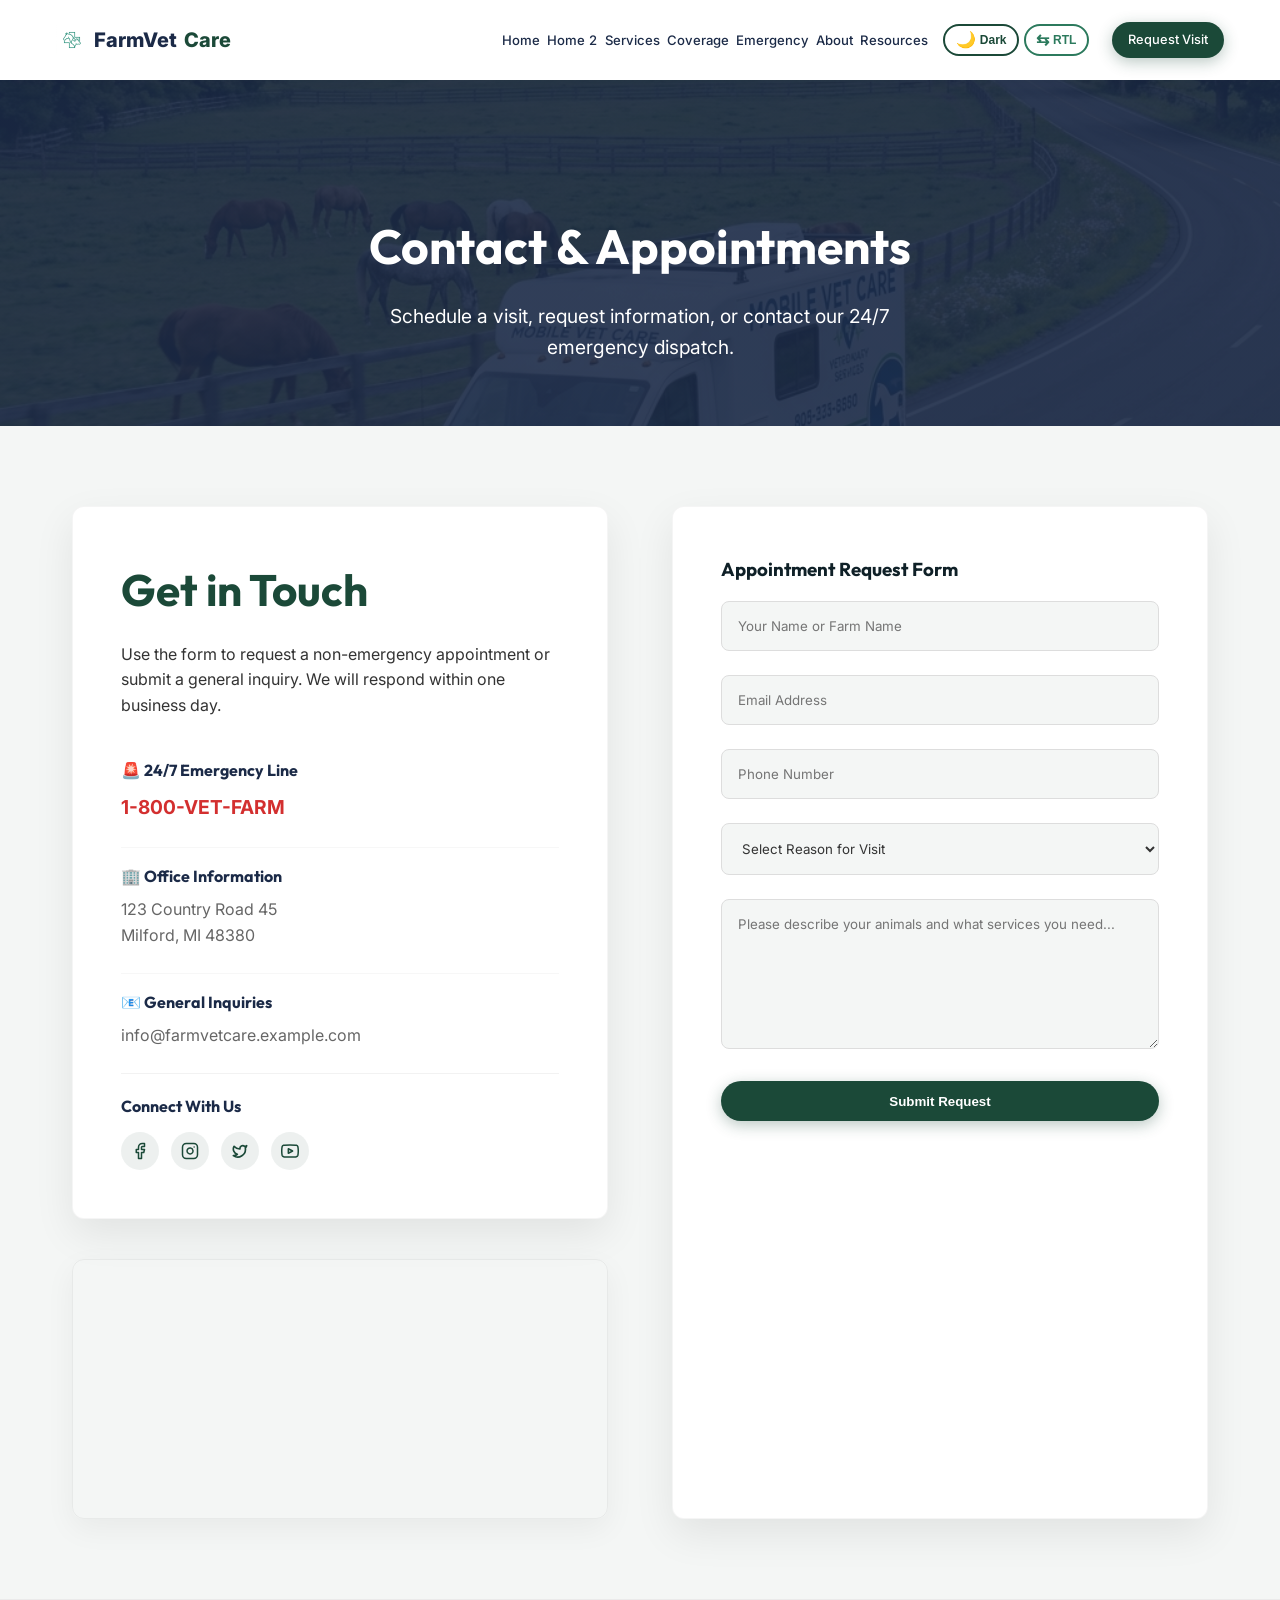
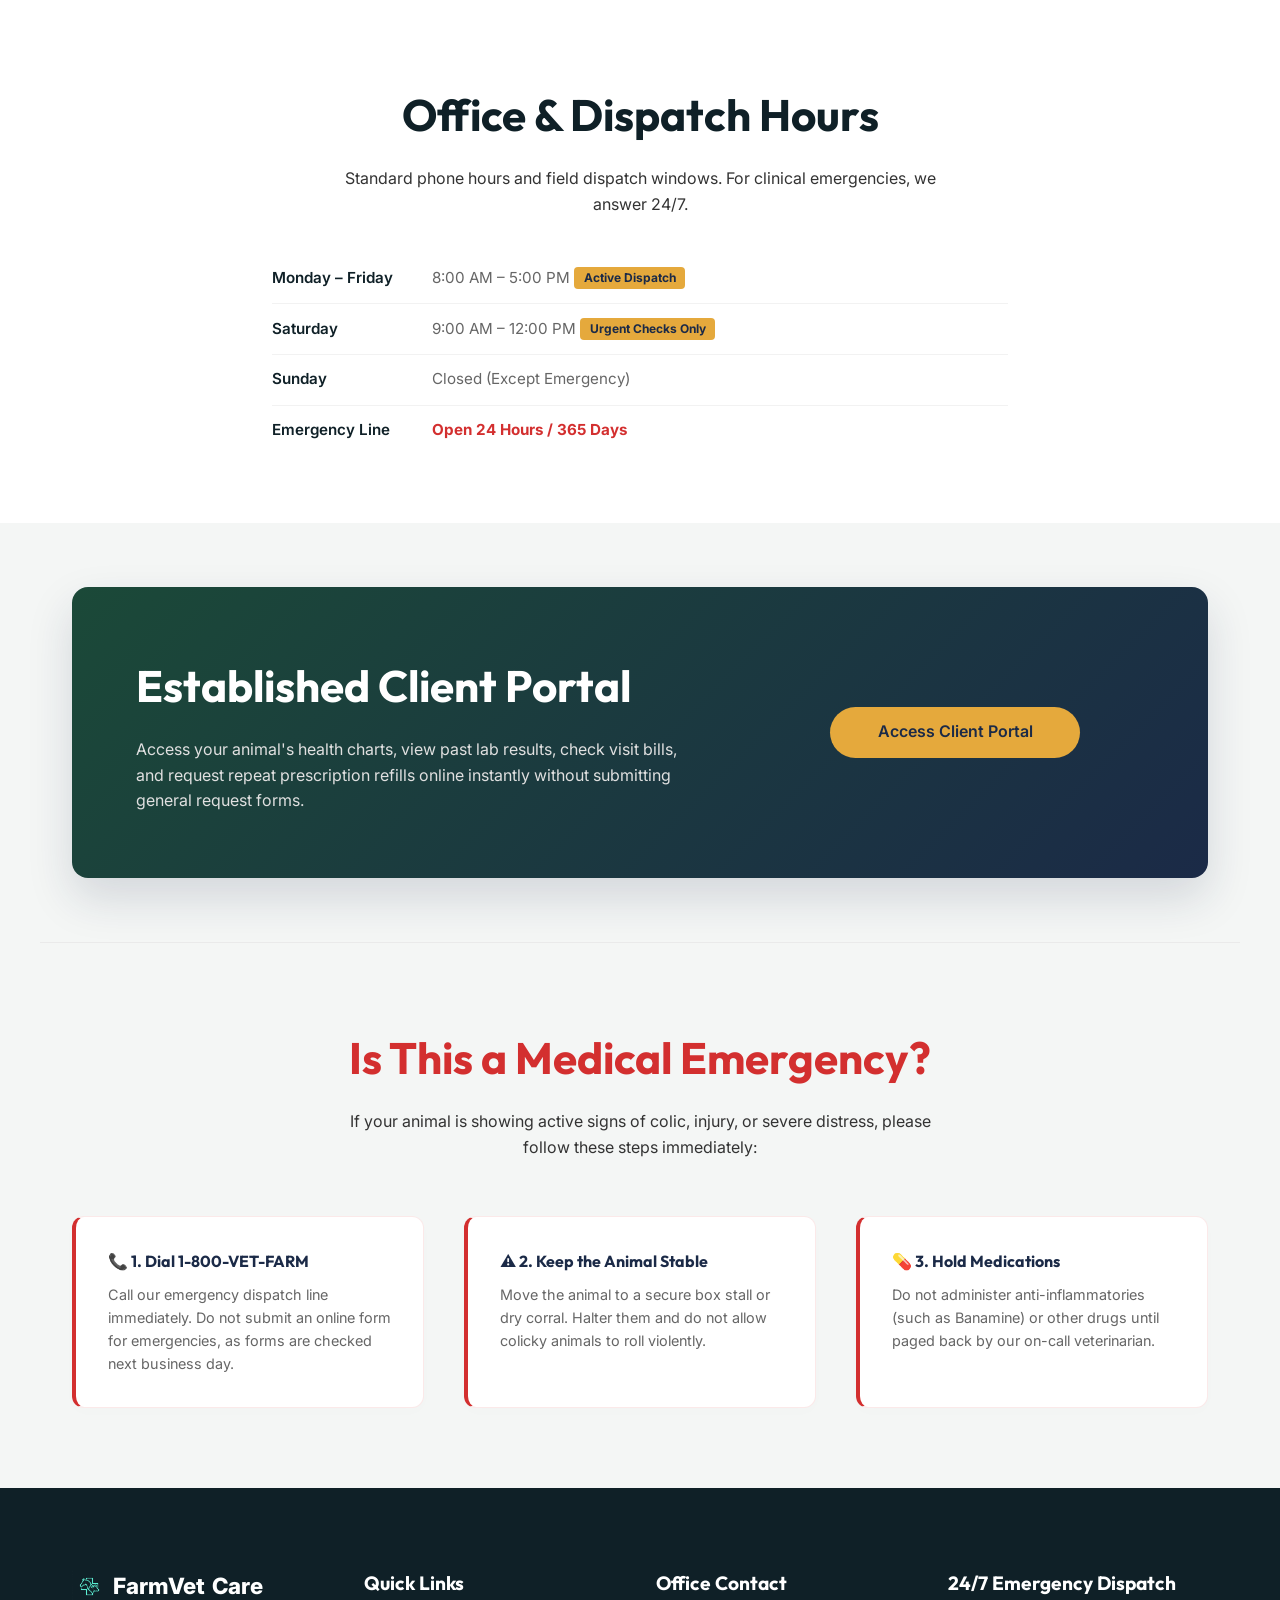
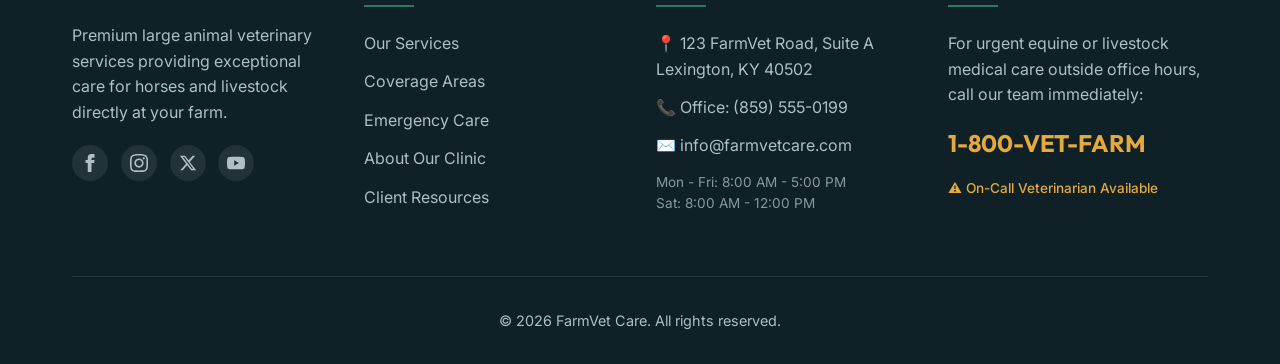
<file: contact.html>
<!DOCTYPE html>
<html lang="en">
<head>
    <meta charset="UTF-8">
    <meta name="viewport" content="width=device-width, initial-scale=1.0">
    <title>Contact Us | FarmVet Care</title>
    <link href="https://fonts.googleapis.com/css2?family=Inter:wght@400;500;600&family=Outfit:wght@500;700;800&display=swap" rel="stylesheet">
    <link rel="stylesheet" href="css/styles.css">
    <style>
        .contact-grid {
            display: grid;
            grid-template-columns: 1fr 1fr;
            column-gap: 4rem;
            row-gap: 2.5rem;
        }
        .contact-info-area { grid-column: 1; grid-row: 1; }
        .contact-form-area { grid-column: 2; grid-row: 1 / span 2; }
        .contact-map-area { grid-column: 1; grid-row: 2; }
        .form-control {
            width: 100%;
            padding: 1rem;
            border: 1px solid #ddd;
            border-radius: 8px;
            font-family: inherit;
            margin-bottom: 1.5rem;
            background: var(--light-gray);
            color: inherit;
        }
        .form-control:focus {
            outline: none;
            border-color: var(--primary);
            background: var(--white);
        }
        textarea.form-control {
            resize: vertical;
            min-height: 150px;
        }
        @media (max-width: 1024px) {
            .contact-grid { display: flex; flex-direction: column; gap: 2.5rem; }
        }
        @media (max-width: 768px) {
            .contact-grid { grid-template-columns: 1fr; }
        }

        /* 1. Hours List Styles */
        .hours-list {
            margin-top: 1.5rem;
            display: flex;
            flex-direction: column;
            gap: 0.8rem;
        }
        .hours-row {
            display: flex;
            align-items: center;
            border-bottom: 1px solid rgba(0,0,0,0.05);
            padding-bottom: 0.8rem;
            font-size: 0.95rem;
        }
        .hours-row:last-child {
            border-bottom: none;
            padding-bottom: 0;
        }
        .hours-day {
            font-weight: 600;
            color: var(--secondary);
            flex: 0 0 160px;
        }
        .hours-time {
            color: var(--text-muted);
            flex: 1;
        }
        .hours-badge {
            background: var(--highlight);
            color: var(--navy);
            padding: 0.2rem 0.6rem;
            border-radius: 4px;
            font-size: 0.75rem;
            font-weight: 700;
        }
        [data-theme="dark"] .hours-badge {
            color: var(--white);
        }

        /* 2. Portal Banner Styles */
        .portal-banner {
            background-image: linear-gradient(135deg, var(--primary) 0%, var(--navy) 100%);
            color: var(--white);
            border-radius: 16px;
            padding: 4rem;
            margin: 4rem auto;
            max-width: 1200px;
            box-shadow: 0 20px 45px rgba(27, 42, 71, 0.15);
        }
        .portal-grid {
            display: grid;
            grid-template-columns: 1.2fr 0.8fr;
            gap: 4rem;
            align-items: center;
        }
        .portal-content h2 {
            color: var(--white);
            margin-bottom: 1rem;
        }
        .portal-content p {
            color: #E0E0E0;
            margin-bottom: 0;
        }
        [data-theme="dark"] .portal-content p {
            color: var(--white);
        }
        .btn-portal {
            background: var(--highlight);
            color: var(--navy);
            border-color: var(--highlight);
            width: 100%;
            max-width: 250px;
        }
        [data-theme="dark"] .btn-portal {
            color: var(--white);
        }
        .btn-portal:hover {
            background: var(--white);
            color: var(--navy);
            border-color: var(--white);
            transform: translateY(-3px);
            box-shadow: 0 8px 20px rgba(0,0,0,0.2);
        }

        /* 3. Emergency Checklist Styles */
        .emergency-checklist {
            display: grid;
            grid-template-columns: repeat(auto-fit, minmax(300px, 1fr));
            gap: 2.5rem;
            margin-top: 3.5rem;
        }
        .emergency-check-item {
            background: var(--white);
            padding: 2rem;
            border-radius: 12px;
            border: 1px solid rgba(211, 47, 47, 0.1);
            box-shadow: 0 4px 15px rgba(0,0,0,0.01);
            border-left: 4px solid #D32F2F;
        }
        .emergency-check-item h4 {
            color: var(--navy);
            margin-bottom: 0.5rem;
            display: flex;
            align-items: center;
            gap: 8px;
        }
        .emergency-check-item p {
            margin-bottom: 0;
            font-size: 0.9rem;
            color: var(--text-muted);
        }

        @media (max-width: 992px) {
            .portal-grid {
                grid-template-columns: 1fr;
                gap: 2.5rem;
                text-align: center;
            }
            .portal-grid .btn {
                display: inline-block;
            }
        }
        
        @media (max-width: 768px) {
            .hours-row {
                flex-direction: column;
                align-items: flex-start;
                gap: 0.4rem;
                padding-top: 0.8rem;
            }
            .hours-day {
                flex: none;
            }
            .hours-badge {
                display: inline-block;
                margin-top: 0.3rem;
            }
        }
    </style>
    <link rel="icon" type="image/svg+xml" href="images/favicon.svg">
</head>
<body>

    <header class="header">
        <div class="container nav-container">
            <a href="index.html" class="logo">
                <img src="images/logo.png" alt="FarmVet Care Logo" class="logo-img">
                <span>FarmVet</span> Care
            </a>
            <button class="hamburger">
                <span class="bar"></span>
                <span class="bar"></span>
                <span class="bar"></span>
            </button>
            <ul class="nav-menu">
                <li><a href="index.html">Home</a></li>
                <li><a href="home2.html">Home 2</a></li>
                <li><a href="services.html">Services</a></li>
                <li><a href="coverage.html">Coverage</a></li>
                <li><a href="emergency.html">Emergency</a></li>
                <li><a href="about.html">About</a></li>

                <li><a href="resources.html">Resources</a></li>
                <li class="nav-controls">
                    <button id="theme-toggle-btn" class="theme-toggle" aria-label="Toggle dark/light mode">
                        <span class="icon-moon">🌙</span>
                        <span class="icon-sun">☀️</span>
                        <span class="toggle-label">Dark</span>
                    </button>
                    <button id="rtl-toggle-btn" class="rtl-toggle" aria-label="Toggle RTL/LTR direction">
                        <span class="rtl-icon">⇆</span>
                        <span class="rtl-label">RTL</span>
                    </button>
                </li>
                <li style="margin-left: 1rem;"><a href="contact.html" class="btn btn-primary" style="color: white;">Request Visit</a></li>
            </ul>
        </div>
    </header>

    <div class="page-header" style="background-image: linear-gradient(rgba(27, 42, 71, 0.9), rgba(27, 42, 71, 0.9)), url('images/workflow_dispatch.png');">
        <div class="container fade-in">
            <h1>Contact & Appointments</h1>
            <p style="font-size: 1.2rem; max-width: 600px; margin: 0 auto;">Schedule a visit, request information, or contact our 24/7 emergency dispatch.</p>
        </div>
    </div>

    <section class="section container">
        <div class="contact-grid">
            <div class="fade-in contact-info-area" style="background: var(--white); padding: 3rem; border-radius: 12px; box-shadow: 0 15px 40px rgba(0,0,0,0.08); border: 1px solid rgba(0,0,0,0.04);">
                <h2 style="color: var(--primary); margin-top: 0;">Get in Touch</h2>
                <p>Use the form to request a non-emergency appointment or submit a general inquiry. We will respond within one business day.</p>
                
                <div style="margin-top: 2.5rem;">
                    <div style="margin-bottom: 1.5rem;">
                        <h4 style="color: var(--navy); margin-bottom: 0.5rem;">🚨 24/7 Emergency Line</h4>
                        <p style="font-size: 1.2rem; font-weight: bold; color: #D32F2F; margin-bottom: 0;">1-800-VET-FARM</p>
                    </div>
                    <div style="margin-bottom: 1.5rem; padding-top: 1rem; border-top: 1px solid rgba(0,0,0,0.03);">
                        <h4 style="color: var(--navy); margin-bottom: 0.5rem;">🏢 Office Information</h4>
                        <p style="margin-bottom: 0; color: var(--text-muted);">123 Country Road 45<br>Milford, MI 48380</p>
                    </div>
                    <div style="margin-bottom: 1.5rem; padding-top: 1rem; border-top: 1px solid rgba(0,0,0,0.03);">
                        <h4 style="color: var(--navy); margin-bottom: 0.5rem;">📧 General Inquiries</h4>
                        <p style="margin-bottom: 0; color: var(--text-muted);">info@farmvetcare.example.com</p>
                    </div>
                    <div style="padding-top: 1.25rem; border-top: 1px solid rgba(0,0,0,0.05);">
                        <h4 style="color: var(--navy); margin-bottom: 0.8rem; font-size: 1rem;">Connect With Us</h4>
                        <div style="display: flex; gap: 12px;">
                            <!-- Facebook -->
                            <a href="https://facebook.com" target="_blank" class="contact-social-link" aria-label="Facebook">
                                <svg width="18" height="18" viewBox="0 0 24 24" fill="none" stroke="currentColor" stroke-width="2" stroke-linecap="round" stroke-linejoin="round"><path d="M18 2h-3a5 5 0 0 0-5 5v3H7v4h3v8h4v-8h3l1-4h-4V7a1 1 0 0 1 1-1h3z"></path></svg>
                            </a>
                            <!-- Instagram -->
                            <a href="https://instagram.com" target="_blank" class="contact-social-link" aria-label="Instagram">
                                <svg width="18" height="18" viewBox="0 0 24 24" fill="none" stroke="currentColor" stroke-width="2" stroke-linecap="round" stroke-linejoin="round"><rect x="2" y="2" width="20" height="20" rx="5" ry="5"></rect><path d="M16 11.37A4 4 0 1 1 12.63 8 4 4 0 0 1 16 11.37z"></path><line x1="17.5" y1="6.5" x2="17.51" y2="6.5"></line></svg>
                            </a>
                            <!-- Twitter -->
                            <a href="https://twitter.com" target="_blank" class="contact-social-link" aria-label="Twitter">
                                <svg width="16" height="16" viewBox="0 0 24 24" fill="none" stroke="currentColor" stroke-width="2.5" stroke-linecap="round" stroke-linejoin="round"><path d="M22 4s-.7 2.1-2 3.4c1.6 10-9.4 17.3-18 11.6 2.2.1 4.4-.6 6-2C3 15.5.5 9.6 3 5c2.2 2.6 5.6 4.1 9 4-.9-4.2 4-6.6 7-3.8 1.1 0 3-1.2 3-1.2z"></path></svg>
                            </a>
                            <!-- YouTube -->
                            <a href="https://youtube.com" target="_blank" class="contact-social-link" aria-label="YouTube">
                                <svg width="18" height="18" viewBox="0 0 24 24" fill="none" stroke="currentColor" stroke-width="2" stroke-linecap="round" stroke-linejoin="round"><path d="M22.54 6.42a2.78 2.78 0 0 0-1.95-1.96C18.88 4 12 4 12 4s-6.88 0-8.59.46A2.78 2.78 0 0 0 1.46 6.42 29 29 0 0 0 1 12a29 29 0 0 0 .46 5.58 2.78 2.78 0 0 0 1.95 1.96c1.71.46 8.59.46 8.59.46s6.88 0 8.59-.46a2.78 2.78 0 0 0 1.95-1.96A29 29 0 0 0 23 12a29 29 0 0 0-.46-5.58z"></path><polygon points="9.75 15.02 15.5 12 9.75 8.98 9.75 15.02"></polygon></svg>
                            </a>
                        </div>
                    </div>
                </div>
            </div>

            <div class="fade-in contact-form-area" style="background: var(--white); padding: 3rem; border-radius: 12px; box-shadow: 0 15px 40px rgba(0,0,0,0.08); border: 1px solid rgba(0,0,0,0.04);">
                <h3>Appointment Request Form</h3>
                <form onsubmit="event.preventDefault(); alert('Message sent successfully! We will contact you soon.');">
                    <input type="text" class="form-control" placeholder="Your Name or Farm Name" required>
                    <input type="email" class="form-control" placeholder="Email Address" required>
                    <input type="tel" class="form-control" placeholder="Phone Number" required>
                    <select class="form-control" required>
                        <option value="" disabled selected>Select Reason for Visit</option>
                        <option>Routine Wellness / Vaccination</option>
                        <option>Dental Care</option>
                        <option>Lameness Evaluation</option>
                        <option>Reproductive Services</option>
                        <option>General Inquiry</option>
                    </select>
                    <textarea class="form-control" placeholder="Please describe your animals and what services you need..." required></textarea>
                    <button type="submit" class="btn btn-primary" style="width: 100%;">Submit Request</button>
                </form>
            </div>
            
            <!-- Google Map Card -->
            <div class="fade-in contact-map-area" style="border-radius: 12px; overflow: hidden; box-shadow: 0 10px 30px rgba(0,0,0,0.05); height: 260px; border: 1px solid rgba(0,0,0,0.05);">
                <iframe src="https://www.google.com/maps/embed?pb=!1m18!1m12!1m3!1d11756.918915668988!2d-83.60621375!3d42.58558485!2m3!1f0!2f0!3f0!3m2!1i1024!2i768!4f13.1!3m3!1m2!1s0x882357d6b38c2057%3A0x6b84dc61bd9ad55e!2sMilford%2C%20MI%2048381!5e0!3m2!1sen!2sus!4v1700000000000!5m2!1sen!2sus" width="100%" height="100%" style="border:0; display: block;" allowfullscreen="" loading="lazy" referrerpolicy="no-referrer-when-downgrade" title="FarmVet Care Clinic Map"></iframe>
            </div>
        </div>
    </section>

    <!-- ==========================================
         CONTENT 1: HOURS & AVAILABILITY
         ========================================== -->
    <section class="section" style="background-color: var(--white); border-top: 1px solid #eaeaea;">
        <div class="container" style="max-width: 800px;">
            <div class="text-center fade-in">
                <h2>Office & Dispatch Hours</h2>
                <p style="max-width: 600px; margin: 0 auto;">Standard phone hours and field dispatch windows. For clinical emergencies, we answer 24/7.</p>
            </div>
            
            <div class="hours-list fade-in" style="margin-top: 3rem;">
                <!-- Mon-Fri -->
                <div class="hours-row">
                    <span class="hours-day">Monday – Friday</span>
                    <span class="hours-time">8:00 AM – 5:00 PM <span class="hours-badge">Active Dispatch</span></span>
                </div>
                
                <!-- Saturday -->
                <div class="hours-row">
                    <span class="hours-day">Saturday</span>
                    <span class="hours-time">9:00 AM – 12:00 PM <span class="hours-badge">Urgent Checks Only</span></span>
                </div>
                
                <!-- Sunday -->
                <div class="hours-row">
                    <span class="hours-day">Sunday</span>
                    <span class="hours-time">Closed (Except Emergency)</span>
                </div>
                
                <!-- Holidays -->
                <div class="hours-row">
                    <span class="hours-day">Emergency Line</span>
                    <span class="hours-time" style="color: #D32F2F; font-weight: 700;">Open 24 Hours / 365 Days</span>
                </div>
            </div>
        </div>
    </section>

    <!-- ==========================================
         CONTENT 2: CLIENT PORTAL BANNER
         ========================================== -->
    <section class="container fade-in">
        <div class="portal-banner">
            <div class="portal-grid">
                <div class="portal-content">
                    <h2>Established Client Portal</h2>
                    <p>Access your animal's health charts, view past lab results, check visit bills, and request repeat prescription refills online instantly without submitting general request forms.</p>
                </div>
                <div style="text-align: center;">
                    <a href="contact.html" class="btn btn-portal">Access Client Portal</a>
                </div>
            </div>
        </div>
    </section>

    <!-- ==========================================
         CONTENT 3: URGENT MEDICAL EMERGENCIES
         ========================================== -->
    <section class="section container" style="border-top: 1px solid #eaeaea;">
        <div class="text-center fade-in">
            <h2 style="color: #D32F2F;">Is This a Medical Emergency?</h2>
            <p style="max-width: 600px; margin: 0 auto;">If your animal is showing active signs of colic, injury, or severe distress, please follow these steps immediately:</p>
        </div>
        
        <div class="emergency-checklist">
            <!-- Step 1 -->
            <div class="emergency-check-item fade-in">
                <h4>📞 1. Dial 1-800-VET-FARM</h4>
                <p>Call our emergency dispatch line immediately. Do not submit an online form for emergencies, as forms are checked next business day.</p>
            </div>
            
            <!-- Step 2 -->
            <div class="emergency-check-item fade-in" style="transition-delay: 0.1s;">
                <h4>⚠️ 2. Keep the Animal Stable</h4>
                <p>Move the animal to a secure box stall or dry corral. Halter them and do not allow colicky animals to roll violently.</p>
            </div>
            
            <!-- Step 3 -->
            <div class="emergency-check-item fade-in" style="transition-delay: 0.2s;">
                <h4>💊 3. Hold Medications</h4>
                <p>Do not administer anti-inflammatories (such as Banamine) or other drugs until paged back by our on-call veterinarian.</p>
            </div>
        </div>
    </section>

    <footer class="footer">
        <div class="container">
            <div class="footer-grid">
                <div class="footer-col">
                    <div class="logo" style="margin-bottom: 1.2rem; color: var(--white); font-size: 1.4rem;">
                        <img src="images/logo.png" alt="FarmVet Care Logo" class="logo-img" style="filter: brightness(2) saturate(1.2); height: 35px;">
                        <span>FarmVet</span> Care
                    </div>
                    <p>Premium large animal veterinary services providing exceptional care for horses and livestock directly at your farm.</p>
                    <div class="social-icons">
                        <a href="#" class="social-icon-link" aria-label="Facebook">
                            <svg width="18" height="18" fill="currentColor" viewBox="0 0 24 24"><path d="M9 8h-3v4h3v12h5v-12h3.642l.358-4h-4v-1.667c0-.955.192-1.333 1.115-1.333h2.885v-5h-3.808c-3.596 0-5.192 1.583-5.192 4.615v3.385z"/></svg>
                        </a>
                        <a href="#" class="social-icon-link" aria-label="Instagram">
                            <svg width="18" height="18" fill="currentColor" viewBox="0 0 24 24"><path d="M12 2.163c3.204 0 3.584.012 4.85.07 3.252.148 4.771 1.691 4.919 4.919.058 1.265.069 1.645.069 4.849 0 3.205-.012 3.584-.069 4.849-.149 3.225-1.664 4.771-4.919 4.919-1.266.058-1.644.07-4.85.07-3.204 0-3.584-.012-4.849-.07-3.26-.149-4.771-1.699-4.919-4.92-.058-1.265-.07-1.644-.07-4.849 0-3.204.013-3.583.07-4.849.149-3.227 1.664-4.771 4.919-4.919 1.266-.057 1.645-.069 4.849-.069zm0-2c-3.259 0-3.667.014-4.947.072-4.358.2-6.78 2.618-6.98 6.98-.059 1.281-.073 1.689-.073 4.948 0 3.259.014 3.668.072 4.948.2 4.358 2.618 6.78 6.98 6.98 1.281.058 1.689.072 4.948.072 3.259 0 3.668-.014 4.948-.072 4.354-.2 6.782-2.618 6.979-6.98.059-1.28.073-1.689.073-4.948 0-3.259-.014-3.667-.072-4.947-.196-4.354-2.617-6.78-6.979-6.98-1.281-.059-1.69-.073-4.949-.073zm0 5.838c-3.403 0-6.162 2.759-6.162 6.162s2.759 6.163 6.162 6.163 6.162-2.759 6.162-6.163c0-3.403-2.759-6.162-6.162-6.162zm0 10.162c-2.209 0-4-1.79-4-4 0-2.209 1.791-4 4-4s4 1.791 4 4c0 2.21-1.791 4-4 4zm6.406-11.845c-.796 0-1.441.645-1.441 1.44s.645 1.44 1.441 1.44c.795 0 1.439-.645 1.439-1.44s-.644-1.44-1.439-1.44z"/></svg>
                        </a>
                        <a href="#" class="social-icon-link" aria-label="Twitter">
                            <svg width="18" height="18" fill="currentColor" viewBox="0 0 24 24"><path d="M18.244 2.25h3.308l-7.227 8.26 8.502 11.24H16.17l-5.214-6.817L4.99 21.75H1.68l7.73-8.835L1.254 2.25H8.08l4.713 6.231zm-1.161 17.52h1.833L7.084 4.126H5.117z"/></svg>
                        </a>
                        <a href="#" class="social-icon-link" aria-label="YouTube">
                            <svg width="18" height="18" fill="currentColor" viewBox="0 0 24 24"><path d="M23.498 6.163a3.003 3.003 0 0 0-2.11-2.11C19.518 3.545 12 3.545 12 3.545s-7.518 0-9.388.507a3.003 3.003 0 0 0-2.11 2.11C0 8.033 0 12 0 12s0 3.967.502 5.837a3.003 3.003 0 0 0 2.11 2.11c1.87.507 9.388.507 9.388.507s7.518 0 9.388-.507a3.003 3.003 0 0 0 2.11-2.11C24 15.967 24 12 24 12s0-3.967-.502-5.837zM9.545 15.568V8.432L15.818 12l-6.273 3.568z"/></svg>
                        </a>
                    </div>
                </div>
                <div class="footer-col">
                    <h4>Quick Links</h4>
                    <a href="services.html">Our Services</a>
                    <a href="coverage.html">Coverage Areas</a>
                    <a href="emergency.html">Emergency Care</a>
                    <a href="about.html">About Our Clinic</a>
                    <a href="resources.html">Client Resources</a>
                </div>
                <div class="footer-col">
                    <h4>Office Contact</h4>
                    <p>📍 123 FarmVet Road, Suite A<br>Lexington, KY 40502</p>
                    <p>📞 Office: (859) 555-0199</p>
                    <p>✉️ info@farmvetcare.com</p>
                    <p style="margin-top: 0.8rem; font-size: 0.85rem; color: #8898a0;">Mon - Fri: 8:00 AM - 5:00 PM<br>Sat: 8:00 AM - 12:00 PM</p>
                </div>
                <div class="footer-col">
                    <h4>24/7 Emergency Dispatch</h4>
                    <p>For urgent equine or livestock medical care outside office hours, call our team immediately:</p>
                    <h3 style="color: var(--highlight); font-size: 1.5rem; margin-top: 1rem; white-space: nowrap;">1-800-VET-FARM</h3>
                    <p style="font-size: 0.85rem; color: #E5A93C; margin-top: 0.5rem; font-weight: 500;">⚠️ On-Call Veterinarian Available</p>
                </div>
            </div>
            <div class="footer-bottom">
                &copy; 2026 FarmVet Care. All rights reserved.
            </div>
        </div>
    </footer>

    <script src="js/main.js"></script>
</body>
</html>
</file>
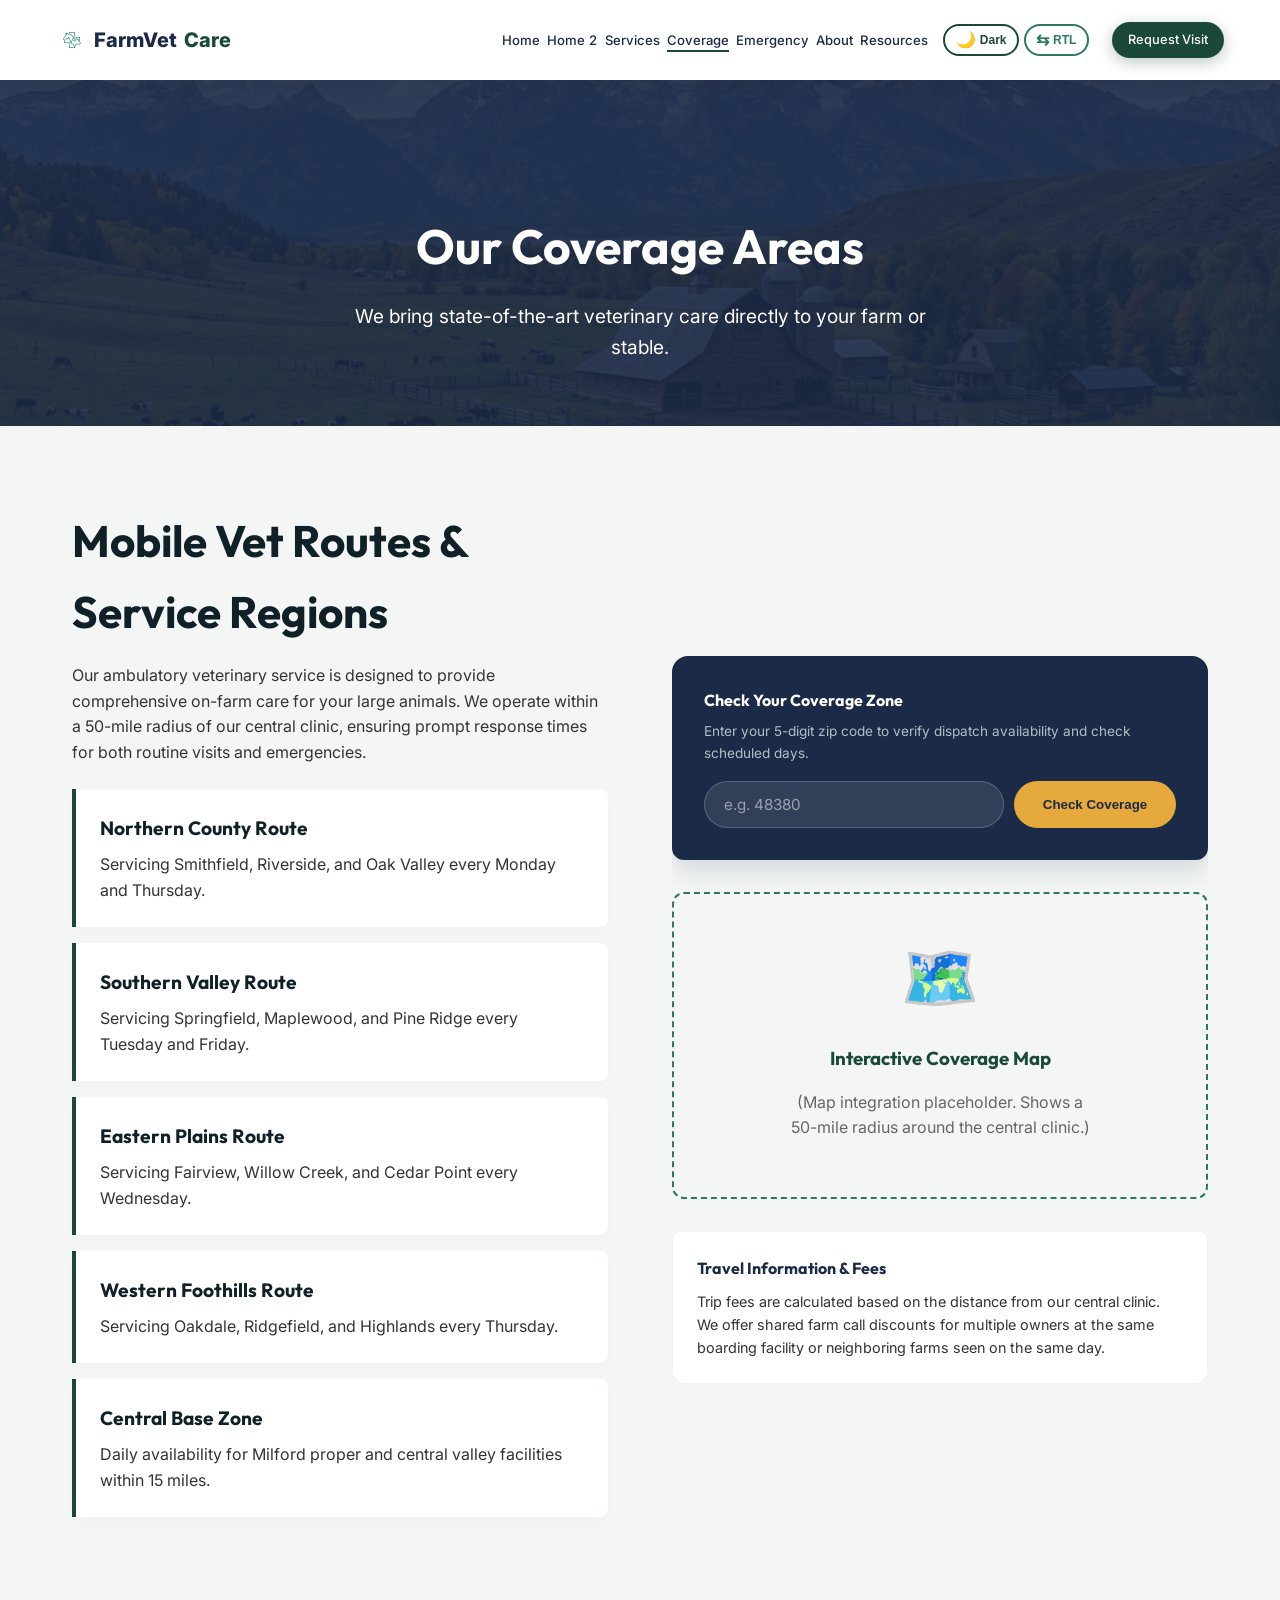
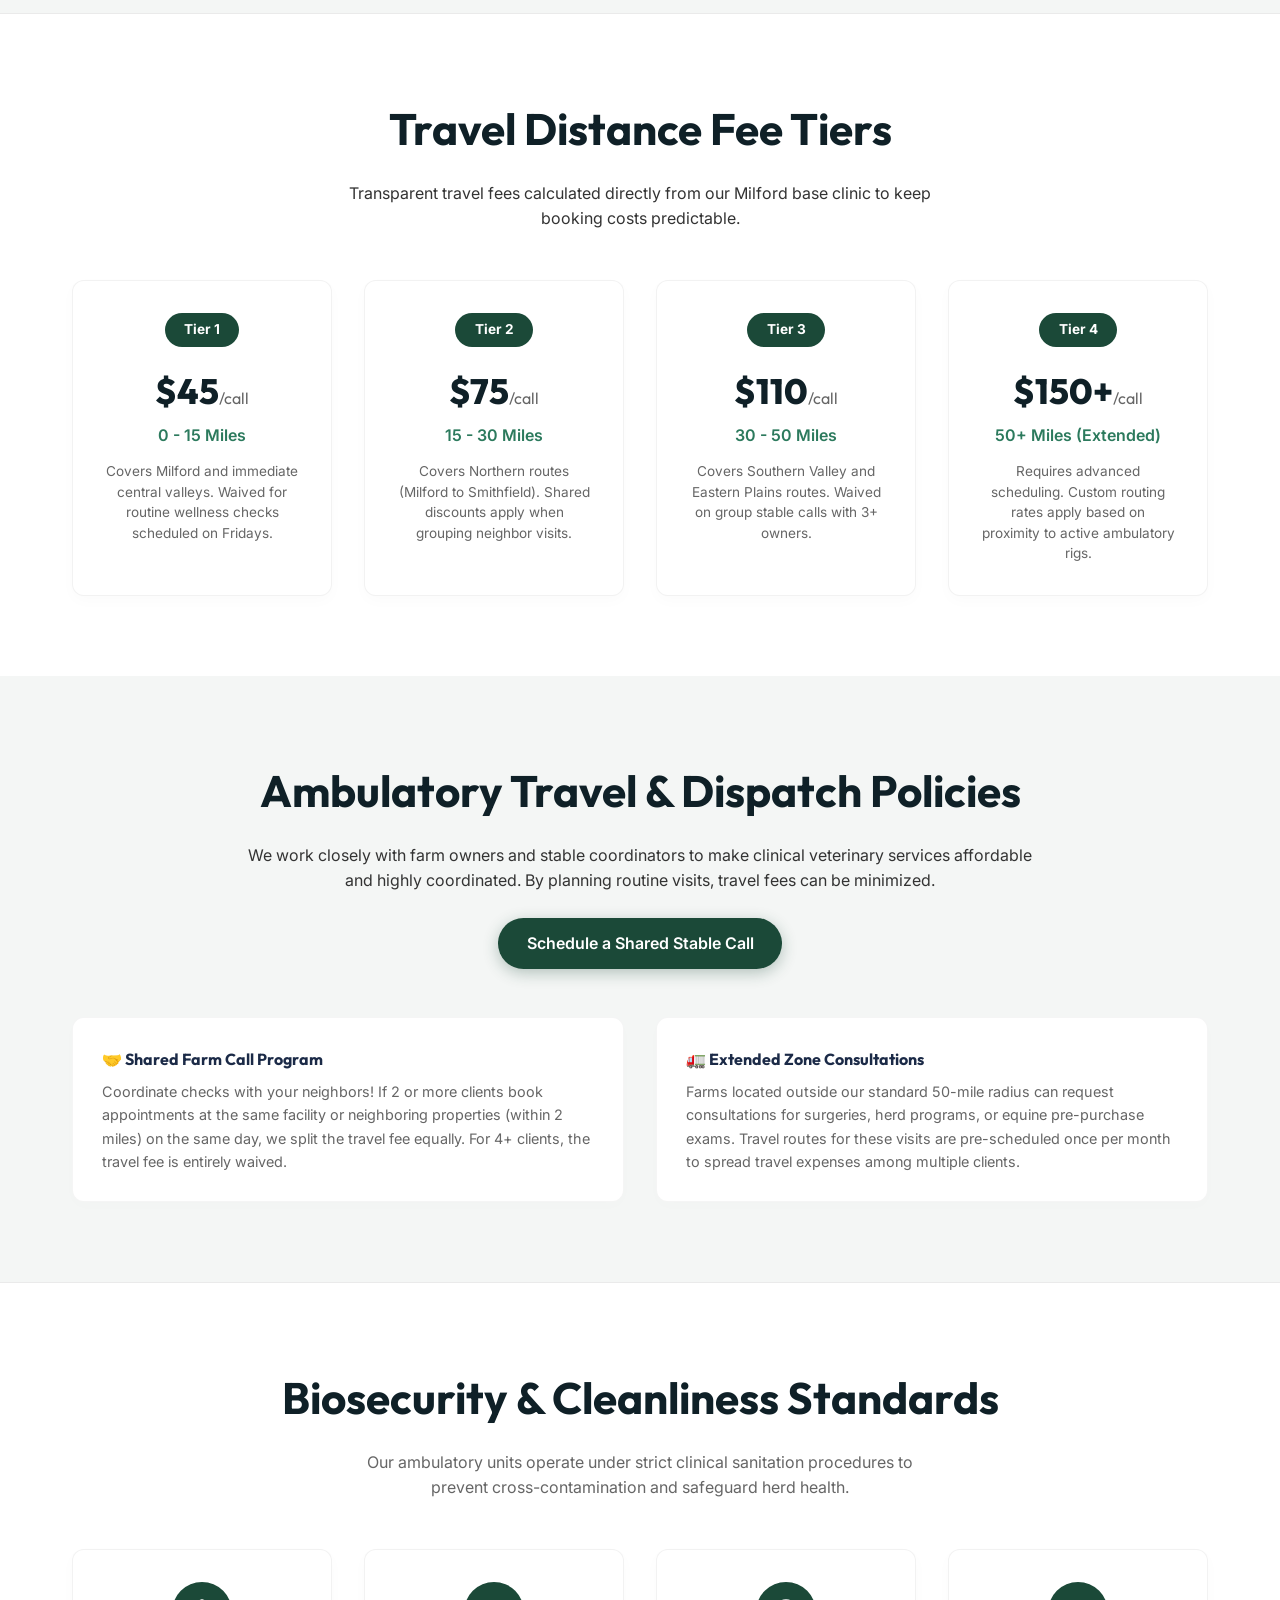
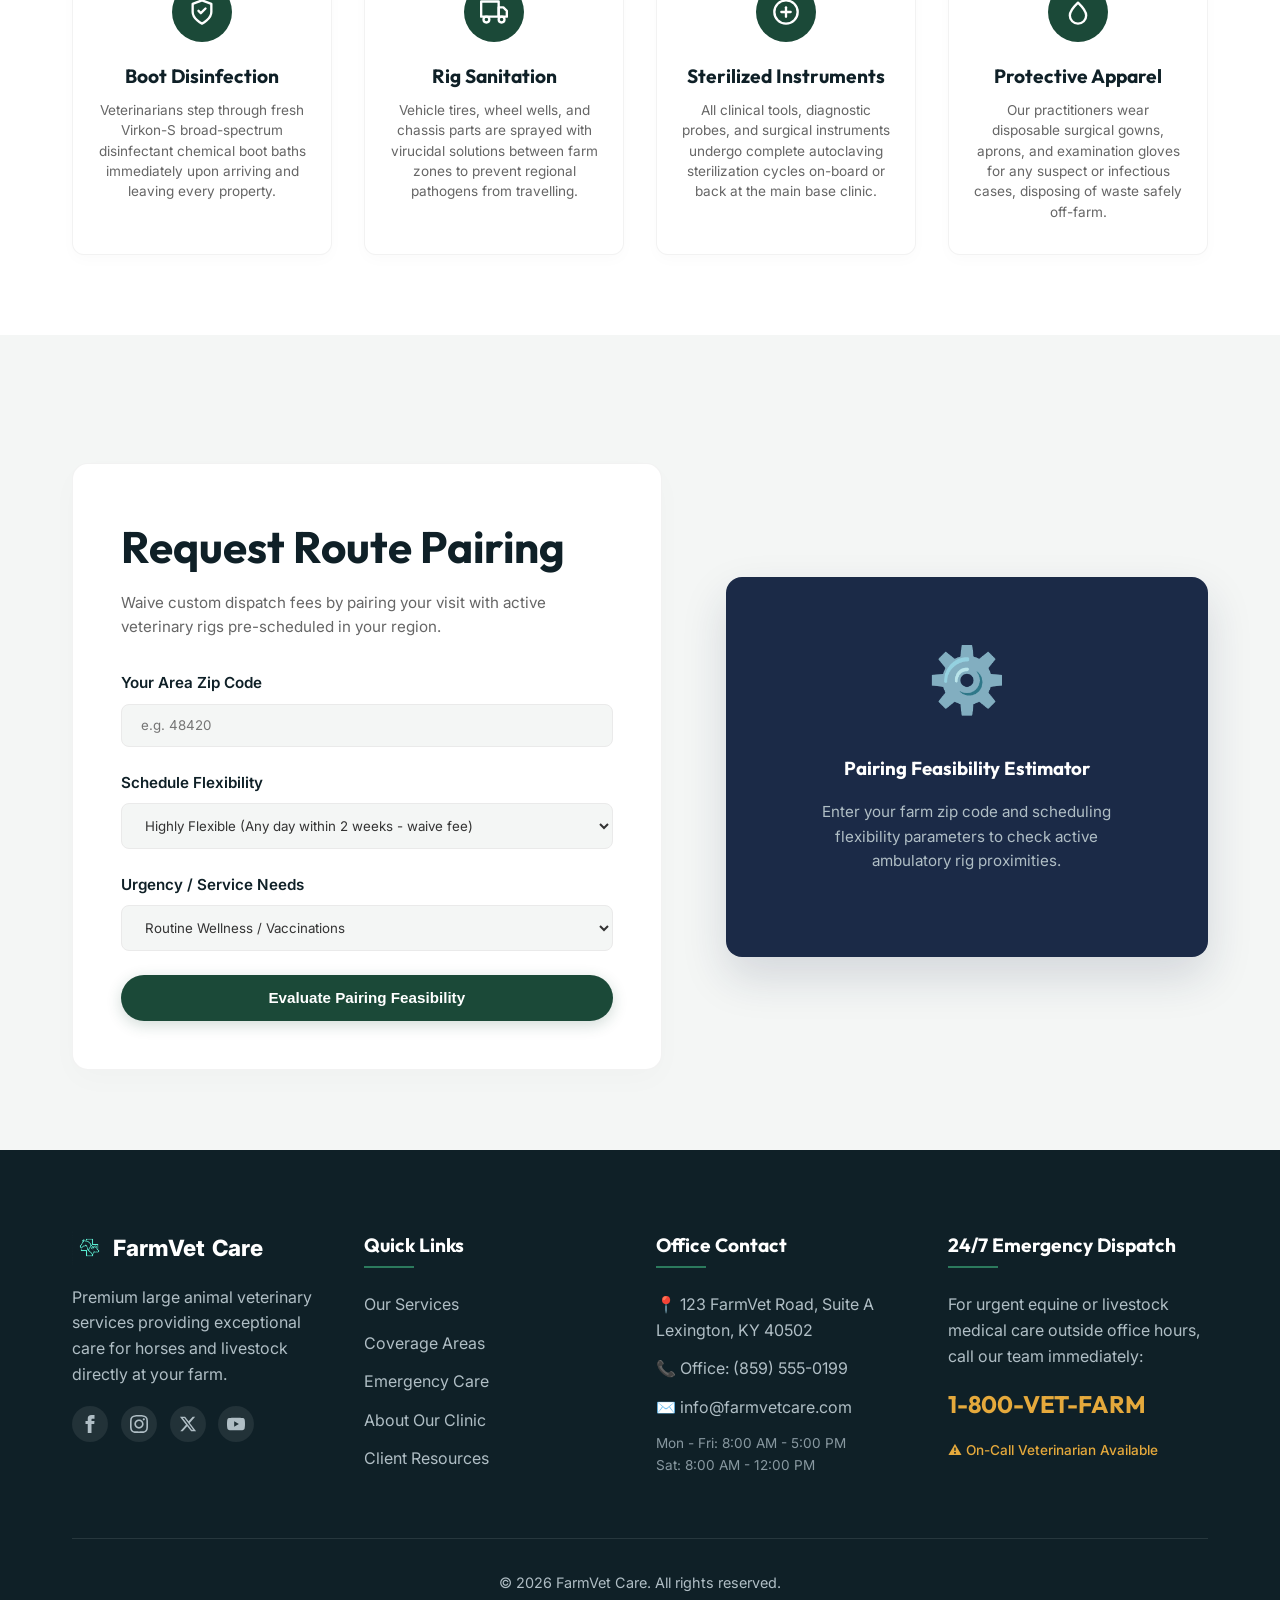
<file: coverage.html>
<!DOCTYPE html>
<html lang="en">
<head>
    <meta charset="UTF-8">
    <meta name="viewport" content="width=device-width, initial-scale=1.0">
    <title>Coverage Areas | FarmVet Care</title>
    <link href="https://fonts.googleapis.com/css2?family=Inter:wght@400;500;600&family=Outfit:wght@500;700;800&display=swap" rel="stylesheet">
    <link rel="stylesheet" href="css/styles.css">
    <style>
        .map-container {
            background-color: var(--light-gray);
            border-radius: 12px;
            padding: 2rem;
            text-align: center;
            border: 2px dashed var(--accent);
            margin-bottom: 2rem;
            min-height: 250px;
            display: flex;
            align-items: center;
            justify-content: center;
            flex-direction: column;
        }
        .route-card {
            background: var(--white);
            border-left: 4px solid var(--primary);
            padding: 1.5rem;
            margin-bottom: 1rem;
            box-shadow: 0 5px 15px rgba(0,0,0,0.02);
            border-radius: 0 8px 8px 0;
            transition: var(--transition);
        }
        .route-card:hover {
            transform: translateX(5px);
            box-shadow: 0 8px 25px rgba(0,0,0,0.05);
            border-left-color: var(--accent);
        }
        
        /* 1. Zip Code Checker Styles */
        .zip-checker-container {
            background: var(--navy);
            color: var(--white);
            padding: 2rem;
            border-radius: 12px;
            margin-bottom: 2rem;
            box-shadow: 0 10px 25px rgba(27, 42, 71, 0.15);
        }
        .zip-checker-container h4 {
            color: var(--white);
            margin-bottom: 0.5rem;
        }
        .zip-input-group {
            display: flex;
            gap: 10px;
            margin-top: 1rem;
        }
        .zip-input {
            flex-grow: 1;
            padding: 0.8rem 1.2rem;
            border-radius: 50px;
            border: 1px solid rgba(255,255,255,0.2);
            background: rgba(255,255,255,0.1);
            color: var(--white);
            font-family: inherit;
            outline: none;
            font-size: 0.95rem;
            transition: var(--transition);
        }
        .zip-input:focus {
            background: rgba(255,255,255,0.15);
            border-color: var(--highlight);
        }
        .zip-input::placeholder {
            color: rgba(255,255,255,0.5);
        }
        .zip-btn {
            background: var(--highlight);
            color: var(--navy);
            font-weight: 700;
            padding: 0.8rem 1.8rem;
            border-radius: 50px;
            border: none;
            cursor: pointer;
            transition: var(--transition);
            white-space: nowrap;
        }
        .zip-btn:hover {
            transform: translateY(-2px);
            box-shadow: 0 4px 12px rgba(229, 169, 60, 0.3);
        }
        
        [data-theme="dark"] .zip-checker-container p {
            color: var(--white) !important;
        }
        [data-theme="dark"] .zip-input {
            border-color: rgba(0,0,0,0.2);
            background: rgba(0,0,0,0.05);
        }
        [data-theme="dark"] .zip-input::placeholder {
            color: rgba(0,0,0,0.5);
        }
        [data-theme="dark"] .zip-btn {
            color: var(--white);
        }

        .zip-result {
            margin-top: 1.2rem;
            padding: 1rem;
            border-radius: 8px;
            font-size: 0.9rem;
            display: none;
            line-height: 1.5;
        }
        .zip-result.success {
            background: rgba(44, 122, 93, 0.2);
            border: 1px solid var(--accent);
            color: #C8E6C9;
            display: block;
        }
        .zip-result.error {
            background: rgba(211, 47, 47, 0.2);
            border: 1px solid #D32F2F;
            color: #FFCDD2;
            display: block;
        }

        /* 3. Travel Tiers Styles */
        .tiers-grid {
            display: grid;
            grid-template-columns: repeat(auto-fit, minmax(220px, 1fr));
            gap: 2rem;
            margin-top: 3rem;
        }
        .tier-card {
            background: var(--white);
            border-radius: 12px;
            padding: 2rem;
            box-shadow: 0 5px 15px rgba(0,0,0,0.02);
            border: 1px solid rgba(0,0,0,0.05);
            text-align: center;
            transition: var(--transition);
        }
        .tier-card:hover {
            transform: translateY(-5px);
            box-shadow: 0 12px 30px rgba(0,0,0,0.06);
            border-color: var(--accent);
        }
        .tier-badge {
            background: var(--primary);
            color: var(--white);
            padding: 0.4rem 1.2rem;
            border-radius: 50px;
            font-weight: 700;
            font-size: 0.85rem;
            display: inline-block;
            margin-bottom: 1rem;
        }
        .tier-card h3 {
            font-size: 2.2rem;
            color: var(--secondary);
            margin-bottom: 0.2rem;
            font-weight: 800;
        }
        .tier-card h3 span {
            font-size: 1rem;
            font-weight: 400;
            color: var(--text-muted);
        }
        .tier-distance {
            font-weight: 600;
            color: var(--accent);
            margin-bottom: 0.8rem;
        }
        .tier-card p {
            font-size: 0.85rem;
            color: var(--text-muted);
            margin-bottom: 0;
            line-height: 1.5;
        }
        
        [data-theme="dark"] .tier-badge {
            color: #FFFFFF;
        }
        [data-theme="dark"] .tier-distance {
            color: #5CBA8A;
        }
        [data-theme="dark"] .tier-card p {
            color: var(--text-main);
        }

        /* 4. Policy Section Layout */
        .policy-split {
            display: grid;
            grid-template-columns: 1.2fr 0.8fr;
            gap: 4rem;
            margin-top: 4rem;
            align-items: flex-start;
        }
        .policy-content h3 {
            font-size: 1.4rem;
            margin-bottom: 0.8rem;
            color: var(--secondary);
        }
        .policy-card-list {
            display: flex;
            flex-direction: column;
            gap: 1.5rem;
        }
        .policy-item {
            background: var(--white);
            padding: 1.8rem;
            border-radius: 12px;
            box-shadow: 0 4px 15px rgba(0,0,0,0.01);
            border: 1px solid rgba(0,0,0,0.04);
        }
        .policy-item h4 {
            margin-bottom: 0.5rem;
            color: var(--navy);
        }
        .policy-item p {
            margin-bottom: 0;
            font-size: 0.9rem;
            color: var(--text-muted);
        }

        /* 6. Biosecurity Protocols Styles */
        .biosecurity-grid {
            display: grid;
            grid-template-columns: repeat(auto-fit, minmax(220px, 1fr));
            gap: 2rem;
            margin-top: 3rem;
        }
        .biosecurity-card {
            background: var(--white);
            border-radius: 12px;
            padding: 2rem 1.5rem;
            box-shadow: 0 5px 15px rgba(0,0,0,0.02);
            border: 1px solid rgba(0,0,0,0.05);
            text-align: center;
            transition: var(--transition);
        }
        .biosecurity-card:hover {
            transform: translateY(-5px);
            box-shadow: 0 12px 30px rgba(0,0,0,0.06);
            border-color: var(--accent);
        }
        .biosecurity-icon-box {
            width: 60px;
            height: 60px;
            border-radius: 50%;
            background: rgba(44, 122, 93, 0.1);
            color: var(--primary);
            display: flex;
            align-items: center;
            justify-content: center;
            margin: 0 auto 1.2rem;
            font-size: 1.5rem;
        }

        /* 7. Route Pairing Tool Styles */
        .pairing-split {
            display: grid;
            grid-template-columns: 1.1fr 0.9fr;
            gap: 4rem;
            align-items: center;
            margin-top: 3rem;
        }
        .pairing-form-card {
            background: var(--white);
            padding: 3rem;
            border-radius: 16px;
            box-shadow: 0 10px 30px rgba(0,0,0,0.02);
            border: 1px solid rgba(0,0,0,0.05);
        }
        .pairing-form-group {
            margin-bottom: 1.5rem;
        }
        .pairing-form-group label {
            display: block;
            margin-bottom: 0.5rem;
            font-weight: 600;
            color: var(--secondary);
            font-size: 0.95rem;
        }
        .pairing-form-control {
            width: 100%;
            padding: 0.8rem 1.2rem;
            border: 1px solid #EAEAEA;
            border-radius: 8px;
            font-family: inherit;
            outline: none;
            background: var(--light-gray);
            transition: var(--transition);
            color: inherit;
        }
        .pairing-form-control:focus {
            border-color: var(--primary);
            background: var(--white);
        }
        .pairing-btn {
            background: var(--primary);
            color: var(--white);
            font-weight: 700;
            padding: 0.9rem 2rem;
            border-radius: 50px;
            border: none;
            cursor: pointer;
            width: 100%;
            transition: var(--transition);
            box-shadow: 0 4px 15px rgba(27, 73, 56, 0.2);
            font-size: 0.95rem;
        }
        .pairing-btn:hover {
            background: var(--accent);
            transform: translateY(-2px);
            box-shadow: 0 6px 20px rgba(44, 122, 93, 0.3);
        }
        
        .pairing-result-card {
            background: var(--navy);
            color: var(--white);
            padding: 3rem;
            border-radius: 16px;
            text-align: center;
            box-shadow: 0 20px 45px rgba(27, 42, 71, 0.15);
            min-height: 380px;
            display: flex;
            flex-direction: column;
            justify-content: center;
            align-items: center;
        }
        .pairing-status-title {
            color: var(--white);
            margin-bottom: 1rem;
        }
        .pairing-badge {
            background: rgba(255, 255, 255, 0.1);
            color: var(--highlight);
            padding: 0.5rem 1.5rem;
            border-radius: 50px;
            font-weight: 700;
            font-size: 1.2rem;
            margin-bottom: 1.5rem;
            border: 1px solid rgba(229, 169, 60, 0.2);
        }
        .pairing-result-p {
            color: #B0BEC5;
            font-size: 0.95rem;
            line-height: 1.6;
            max-width: 320px;
            margin-bottom: 2rem;
        }
        [data-theme="dark"] .pairing-result-p {
            color: var(--white);
        }

        @media (max-width: 992px) {
            .policy-split {
                grid-template-columns: 1fr;
                gap: 3rem;
            }
            .pairing-split {
                grid-template-columns: 1fr;
                gap: 3rem;
            }
        }
        @media (min-width: 768px) and (max-width: 1024px) {
            .tiers-grid, .biosecurity-grid {
                grid-template-columns: repeat(2, 1fr);
            }
        }
        @media (max-width: 600px) {
            .zip-input-group {
                flex-direction: column;
            }
            .zip-btn {
                width: 100%;
            }
        }
    </style>
    <link rel="icon" type="image/svg+xml" href="images/favicon.svg">
</head>
<body>

    <header class="header">
        <div class="container nav-container">
            <a href="index.html" class="logo">
                <img src="images/logo.png" alt="FarmVet Care Logo" class="logo-img">
                <span>FarmVet</span> Care
            </a>
            <button class="hamburger">
                <span class="bar"></span>
                <span class="bar"></span>
                <span class="bar"></span>
            </button>
            <ul class="nav-menu">
                <li><a href="index.html">Home</a></li>
                <li><a href="home2.html">Home 2</a></li>
                <li><a href="services.html">Services</a></li>
                <li><a href="coverage.html" class="active">Coverage</a></li>
                <li><a href="emergency.html">Emergency</a></li>
                <li><a href="about.html">About</a></li>

                <li><a href="resources.html">Resources</a></li>
                <li class="nav-controls">
                    <button id="theme-toggle-btn" class="theme-toggle" aria-label="Toggle dark/light mode">
                        <span class="icon-moon">🌙</span>
                        <span class="icon-sun">☀️</span>
                        <span class="toggle-label">Dark</span>
                    </button>
                    <button id="rtl-toggle-btn" class="rtl-toggle" aria-label="Toggle RTL/LTR direction">
                        <span class="rtl-icon">⇆</span>
                        <span class="rtl-label">RTL</span>
                    </button>
                </li>
                <li style="margin-left: 1rem;"><a href="contact.html" class="btn btn-primary" style="color: white;">Request Visit</a></li>
            </ul>
        </div>
    </header>

    <div class="page-header" style="background-image: linear-gradient(rgba(27, 42, 71, 0.9), rgba(27, 42, 71, 0.9)), url('images/northern_route.png');">
        <div class="container fade-in">
            <h1>Our Coverage Areas</h1>
            <p style="font-size: 1.2rem; max-width: 600px; margin: 0 auto;">We bring state-of-the-art veterinary care directly to your farm or stable.</p>
        </div>
    </div>

    <section class="section container fade-in">
        <div class="split-section">
            <div class="split-content">
                <h2>Mobile Vet Routes & Service Regions</h2>
                <p>Our ambulatory veterinary service is designed to provide comprehensive on-farm care for your large animals. We operate within a 50-mile radius of our central clinic, ensuring prompt response times for both routine visits and emergencies.</p>
                
                <div class="route-card">
                    <h3 style="margin-bottom: 0.5rem; font-size: 1.2rem;">Northern County Route</h3>
                    <p style="margin-bottom: 0;">Servicing Smithfield, Riverside, and Oak Valley every Monday and Thursday.</p>
                </div>
                <div class="route-card">
                    <h3 style="margin-bottom: 0.5rem; font-size: 1.2rem;">Southern Valley Route</h3>
                    <p style="margin-bottom: 0;">Servicing Springfield, Maplewood, and Pine Ridge every Tuesday and Friday.</p>
                </div>
                <div class="route-card">
                    <h3 style="margin-bottom: 0.5rem; font-size: 1.2rem;">Eastern Plains Route</h3>
                    <p style="margin-bottom: 0;">Servicing Fairview, Willow Creek, and Cedar Point every Wednesday.</p>
                </div>
                <!-- Content 2: Expanded Routes -->
                <div class="route-card">
                    <h3 style="margin-bottom: 0.5rem; font-size: 1.2rem;">Western Foothills Route</h3>
                    <p style="margin-bottom: 0;">Servicing Oakdale, Ridgefield, and Highlands every Thursday.</p>
                </div>
                <div class="route-card">
                    <h3 style="margin-bottom: 0.5rem; font-size: 1.2rem;">Central Base Zone</h3>
                    <p style="margin-bottom: 0;">Daily availability for Milford proper and central valley facilities within 15 miles.</p>
                </div>
            </div>
            <div class="split-image" style="box-shadow: none;">
                <!-- Content 1: Zip Code Checker Widget -->
                <div class="zip-checker-container">
                    <h4>Check Your Coverage Zone</h4>
                    <p style="font-size: 0.85rem; color: #B0BEC5; margin-bottom: 0.5rem;">Enter your 5-digit zip code to verify dispatch availability and check scheduled days.</p>
                    <div class="zip-input-group">
                        <input type="text" id="zipInput" class="zip-input" placeholder="e.g. 48380" maxlength="5">
                        <button onclick="checkZipCode()" class="zip-btn">Check Coverage</button>
                    </div>
                    <div id="zipResult" class="zip-result"></div>
                </div>

                <div class="map-container">
                    <div style="font-size: 4rem; margin-bottom: 1rem;">🗺️</div>
                    <h3 style="color: var(--primary);">Interactive Coverage Map</h3>
                    <p style="color: var(--text-muted); max-width: 300px;">(Map integration placeholder. Shows a 50-mile radius around the central clinic.)</p>
                </div>
                <div style="background: var(--white); padding: 1.5rem; border-radius: 8px; box-shadow: 0 10px 20px rgba(0,0,0,0.02); border: 1px solid rgba(0,0,0,0.05);">
                    <h4 style="color: var(--navy); margin-bottom: 0.5rem;">Travel Information & Fees</h4>
                    <p style="font-size: 0.9rem; margin-bottom: 0;">Trip fees are calculated based on the distance from our central clinic. We offer shared farm call discounts for multiple owners at the same boarding facility or neighboring farms seen on the same day.</p>
                </div>
            </div>
        </div>
    </section>

    <!-- ==========================================
         CONTENT 3: TRAVEL DISTANCE FEE TIERS
         ========================================== -->
    <section class="section" style="background-color: var(--white); border-top: 1px solid #eaeaea;">
        <div class="container">
            <div class="text-center fade-in">
                <h2>Travel Distance Fee Tiers</h2>
                <p style="max-width: 600px; margin: 0 auto;">Transparent travel fees calculated directly from our Milford base clinic to keep booking costs predictable.</p>
            </div>
            
            <div class="tiers-grid">
                <!-- Tier 1 -->
                <div class="tier-card fade-in">
                    <span class="tier-badge">Tier 1</span>
                    <h3>$45<span>/call</span></h3>
                    <div class="tier-distance">0 - 15 Miles</div>
                    <p>Covers Milford and immediate central valleys. Waived for routine wellness checks scheduled on Fridays.</p>
                </div>
                
                <!-- Tier 2 -->
                <div class="tier-card fade-in" style="transition-delay: 0.1s;">
                    <span class="tier-badge">Tier 2</span>
                    <h3>$75<span>/call</span></h3>
                    <div class="tier-distance">15 - 30 Miles</div>
                    <p>Covers Northern routes (Milford to Smithfield). Shared discounts apply when grouping neighbor visits.</p>
                </div>
                
                <!-- Tier 3 -->
                <div class="tier-card fade-in" style="transition-delay: 0.2s;">
                    <span class="tier-badge">Tier 3</span>
                    <h3>$110<span>/call</span></h3>
                    <div class="tier-distance">30 - 50 Miles</div>
                    <p>Covers Southern Valley and Eastern Plains routes. Waived on group stable calls with 3+ owners.</p>
                </div>
                
                <!-- Tier 4 -->
                <div class="tier-card fade-in" style="transition-delay: 0.3s;">
                    <span class="tier-badge">Tier 4</span>
                    <h3>$150+<span>/call</span></h3>
                    <div class="tier-distance">50+ Miles (Extended)</div>
                    <p>Requires advanced scheduling. Custom routing rates apply based on proximity to active ambulatory rigs.</p>
                </div>
            </div>
        </div>
    </section>

    <!-- ==========================================
         CONTENT 4 & 5: SHARED FARM CALLS & OUT-OF-ZONE POLICIES
         ========================================== -->
    <section class="section container">
        <div style="margin-bottom: 3rem;" class="text-center fade-in">
            <h2>Ambulatory Travel & Dispatch Policies</h2>
            <p style="max-width: 800px; margin: 0 auto;">We work closely with farm owners and stable coordinators to make clinical veterinary services affordable and highly coordinated. By planning routine visits, travel fees can be minimized.</p>
            <div style="margin-top: 1.5rem;">
                <a href="contact.html" class="btn btn-primary">Schedule a Shared Stable Call</a>
            </div>
        </div>
        
        <div class="fade-in" style="display: grid; grid-template-columns: repeat(auto-fit, minmax(350px, 1fr)); gap: 2rem; transition-delay: 0.2s;">
            <!-- Content 4: Shared Calls -->
            <div class="policy-item">
                <h4>🤝 Shared Farm Call Program</h4>
                <p>Coordinate checks with your neighbors! If 2 or more clients book appointments at the same facility or neighboring properties (within 2 miles) on the same day, we split the travel fee equally. For 4+ clients, the travel fee is entirely waived.</p>
            </div>
            
            <!-- Content 5: Extended Zone Policy -->
            <div class="policy-item">
                <h4>🚛 Extended Zone Consultations</h4>
                <p>Farms located outside our standard 50-mile radius can request consultations for surgeries, herd programs, or equine pre-purchase exams. Travel routes for these visits are pre-scheduled once per month to spread travel expenses among multiple clients.</p>
            </div>
        </div>
    </section>

    <!-- ==========================================
         CONTENT 6: BIOSECURITY & CLEANLINESS STANDARDS
         ========================================== -->
    <section class="section" style="background-color: var(--white); border-top: 1px solid #eaeaea;">
        <div class="container">
            <div class="text-center fade-in">
                <h2>Biosecurity & Cleanliness Standards</h2>
                <p style="max-width: 600px; margin: 0 auto; color: var(--text-muted);">Our ambulatory units operate under strict clinical sanitation procedures to prevent cross-contamination and safeguard herd health.</p>
            </div>
            
            <div class="biosecurity-grid">
                <!-- Step 1 -->
                <div class="biosecurity-card fade-in">
                    <div class="biosecurity-icon-box" style="background: var(--primary); padding: 0; color: white;">
                        <svg width="28" height="28" viewBox="0 0 24 24" fill="none" stroke="currentColor" stroke-width="2" stroke-linecap="round" stroke-linejoin="round"><path d="M12 22s8-4 8-10V5l-8-3-8 3v7c0 6 8 10 8 10z"></path><polyline points="9 11 11 13 15 9"></polyline></svg>
                    </div>
                    <h3 style="font-size: 1.2rem; color: var(--secondary); margin-bottom: 0.5rem;">Boot Disinfection</h3>
                    <p style="font-size: 0.85rem; color: var(--text-muted); line-height: 1.5; margin-bottom: 0;">Veterinarians step through fresh Virkon-S broad-spectrum disinfectant chemical boot baths immediately upon arriving and leaving every property.</p>
                </div>
                
                <!-- Step 2 -->
                <div class="biosecurity-card fade-in" style="transition-delay: 0.1s;">
                    <div class="biosecurity-icon-box" style="background: var(--primary); padding: 0; color: white;">
                        <svg width="28" height="28" viewBox="0 0 24 24" fill="none" stroke="currentColor" stroke-width="2" stroke-linecap="round" stroke-linejoin="round"><rect x="1" y="3" width="15" height="13"></rect><polygon points="16 8 20 8 23 11 23 16 16 16 16 8"></polygon><circle cx="5.5" cy="18.5" r="2.5"></circle><circle cx="18.5" cy="18.5" r="2.5"></circle></svg>
                    </div>
                    <h3 style="font-size: 1.2rem; color: var(--secondary); margin-bottom: 0.5rem;">Rig Sanitation</h3>
                    <p style="font-size: 0.85rem; color: var(--text-muted); line-height: 1.5; margin-bottom: 0;">Vehicle tires, wheel wells, and chassis parts are sprayed with virucidal solutions between farm zones to prevent regional pathogens from travelling.</p>
                </div>
                
                <!-- Step 3 -->
                <div class="biosecurity-card fade-in" style="transition-delay: 0.2s;">
                    <div class="biosecurity-icon-box" style="background: var(--primary); padding: 0; color: white;">
                        <svg width="28" height="28" viewBox="0 0 24 24" fill="none" stroke="currentColor" stroke-width="2" stroke-linecap="round" stroke-linejoin="round"><circle cx="12" cy="12" r="10"></circle><line x1="12" y1="8" x2="12" y2="16"></line><line x1="8" y1="12" x2="16" y2="12"></line></svg>
                    </div>
                    <h3 style="font-size: 1.2rem; color: var(--secondary); margin-bottom: 0.5rem;">Sterilized Instruments</h3>
                    <p style="font-size: 0.85rem; color: var(--text-muted); line-height: 1.5; margin-bottom: 0;">All clinical tools, diagnostic probes, and surgical instruments undergo complete autoclaving sterilization cycles on-board or back at the main base clinic.</p>
                </div>
                
                <!-- Step 4 -->
                <div class="biosecurity-card fade-in" style="transition-delay: 0.3s;">
                    <div class="biosecurity-icon-box" style="background: var(--primary); padding: 0; color: white;">
                        <svg width="28" height="28" viewBox="0 0 24 24" fill="none" stroke="currentColor" stroke-width="2" stroke-linecap="round" stroke-linejoin="round"><path d="M12 22a7 7 0 0 0 7-7c0-4.3-7-11-7-11S5 10.7 5 15a7 7 0 0 0 7 7z"></path></svg>
                    </div>
                    <h3 style="font-size: 1.2rem; color: var(--secondary); margin-bottom: 0.5rem;">Protective Apparel</h3>
                    <p style="font-size: 0.85rem; color: var(--text-muted); line-height: 1.5; margin-bottom: 0;">Our practitioners wear disposable surgical gowns, aprons, and examination gloves for any suspect or infectious cases, disposing of waste safely off-farm.</p>
                </div>
            </div>
        </div>
    </section>

    <!-- ==========================================
         CONTENT 7: ROUTE PAIRING REQUEST TOOL
         ========================================== -->
    <section class="section container">
        <div class="pairing-split">
            <div class="pairing-form-card fade-in">
                <h2 style="margin-bottom: 0.5rem;">Request Route Pairing</h2>
                <p style="color: var(--text-muted); font-size: 0.95rem; margin-bottom: 2rem;">Waive custom dispatch fees by pairing your visit with active veterinary rigs pre-scheduled in your region.</p>
                
                <form id="pairingForm" onsubmit="event.preventDefault(); calculatePairing();">
                    <div class="pairing-form-group">
                        <label for="pairingZip">Your Area Zip Code</label>
                        <input type="text" id="pairingZip" class="pairing-form-control" placeholder="e.g. 48420" maxlength="5" required>
                    </div>
                    <div class="pairing-form-group">
                        <label for="pairingFlex">Schedule Flexibility</label>
                        <select id="pairingFlex" class="pairing-form-control">
                            <option value="high">Highly Flexible (Any day within 2 weeks - waive fee)</option>
                            <option value="medium">Semi-Flexible (Paired weekday within 5 days)</option>
                            <option value="low">Fixed / Specific Day Required (Subject to standard fee)</option>
                        </select>
                    </div>
                    <div class="pairing-form-group">
                        <label for="pairingUrgency">Urgency / Service Needs</label>
                        <select id="pairingUrgency" class="pairing-form-control">
                            <option value="routine">Routine Wellness / Vaccinations</option>
                            <option value="non-urgent">Non-Urgent Diagnostic (Lameness check, dental)</option>
                            <option value="urgent">Urgent Call (Colic consult, injury - dispatch fee applies)</option>
                        </select>
                    </div>
                    <button type="submit" class="pairing-btn">Evaluate Pairing Feasibility</button>
                </form>
            </div>
            
            <div class="pairing-result-card fade-in" style="transition-delay: 0.2s;">
                <div id="pairingInitialState">
                    <div style="font-size: 4rem; margin-bottom: 1.5rem;">⚙️</div>
                    <h3 class="pairing-status-title">Pairing Feasibility Estimator</h3>
                    <p class="pairing-result-p">Enter your farm zip code and scheduling flexibility parameters to check active ambulatory rig proximities.</p>
                </div>
                <div id="pairingResultsState" style="display: none;">
                    <div style="font-size: 4.5rem; margin-bottom: 1rem;" id="pairingResultEmoji">🟢</div>
                    <h3 class="pairing-status-title" id="pairingResultTitle">High Feasibility Pairing</h3>
                    <div class="pairing-badge" id="pairingResultBadge">85% Pairing Chance</div>
                    <p class="pairing-result-p" id="pairingResultDesc">Active rigs are scheduled near your zone. Your travel fees can be completely waived by pairing.</p>
                    <button onclick="submitPairingRequest()" class="btn btn-primary" style="background: var(--highlight); color: var(--navy); border: none; font-weight: 700; width: 100%;">Submit Route Pairing Request</button>
                </div>
            </div>
        </div>
    </section>

    <footer class="footer">
        <div class="container">
            <div class="footer-grid">
                <div class="footer-col">
                    <div class="logo" style="margin-bottom: 1.2rem; color: var(--white); font-size: 1.4rem;">
                        <img src="images/logo.png" alt="FarmVet Care Logo" class="logo-img" style="filter: brightness(2) saturate(1.2); height: 35px;">
                        <span>FarmVet</span> Care
                    </div>
                    <p>Premium large animal veterinary services providing exceptional care for horses and livestock directly at your farm.</p>
                    <div class="social-icons">
                        <a href="#" class="social-icon-link" aria-label="Facebook">
                            <svg width="18" height="18" fill="currentColor" viewBox="0 0 24 24"><path d="M9 8h-3v4h3v12h5v-12h3.642l.358-4h-4v-1.667c0-.955.192-1.333 1.115-1.333h2.885v-5h-3.808c-3.596 0-5.192 1.583-5.192 4.615v3.385z"/></svg>
                        </a>
                        <a href="#" class="social-icon-link" aria-label="Instagram">
                            <svg width="18" height="18" fill="currentColor" viewBox="0 0 24 24"><path d="M12 2.163c3.204 0 3.584.012 4.85.07 3.252.148 4.771 1.691 4.919 4.919.058 1.265.069 1.645.069 4.849 0 3.205-.012 3.584-.069 4.849-.149 3.225-1.664 4.771-4.919 4.919-1.266.058-1.644.07-4.85.07-3.204 0-3.584-.012-4.849-.07-3.26-.149-4.771-1.699-4.919-4.92-.058-1.265-.07-1.644-.07-4.849 0-3.204.013-3.583.07-4.849.149-3.227 1.664-4.771 4.919-4.919 1.266-.057 1.645-.069 4.849-.069zm0-2c-3.259 0-3.667.014-4.947.072-4.358.2-6.78 2.618-6.98 6.98-.059 1.281-.073 1.689-.073 4.948 0 3.259.014 3.668.072 4.948.2 4.358 2.618 6.78 6.98 6.98 1.281.058 1.689.072 4.948.072 3.259 0 3.668-.014 4.948-.072 4.354-.2 6.782-2.618 6.979-6.98.059-1.28.073-1.689.073-4.948 0-3.259-.014-3.667-.072-4.947-.196-4.354-2.617-6.78-6.979-6.98-1.281-.059-1.69-.073-4.949-.073zm0 5.838c-3.403 0-6.162 2.759-6.162 6.162s2.759 6.163 6.162 6.163 6.162-2.759 6.162-6.163c0-3.403-2.759-6.162-6.162-6.162zm0 10.162c-2.209 0-4-1.79-4-4 0-2.209 1.791-4 4-4s4 1.791 4 4c0 2.21-1.791 4-4 4zm6.406-11.845c-.796 0-1.441.645-1.441 1.44s.645 1.44 1.441 1.44c.795 0 1.439-.645 1.439-1.44s-.644-1.44-1.439-1.44z"/></svg>
                        </a>
                        <a href="#" class="social-icon-link" aria-label="Twitter">
                            <svg width="18" height="18" fill="currentColor" viewBox="0 0 24 24"><path d="M18.244 2.25h3.308l-7.227 8.26 8.502 11.24H16.17l-5.214-6.817L4.99 21.75H1.68l7.73-8.835L1.254 2.25H8.08l4.713 6.231zm-1.161 17.52h1.833L7.084 4.126H5.117z"/></svg>
                        </a>
                        <a href="#" class="social-icon-link" aria-label="YouTube">
                            <svg width="18" height="18" fill="currentColor" viewBox="0 0 24 24"><path d="M23.498 6.163a3.003 3.003 0 0 0-2.11-2.11C19.518 3.545 12 3.545 12 3.545s-7.518 0-9.388.507a3.003 3.003 0 0 0-2.11 2.11C0 8.033 0 12 0 12s0 3.967.502 5.837a3.003 3.003 0 0 0 2.11 2.11c1.87.507 9.388.507 9.388.507s7.518 0 9.388-.507a3.003 3.003 0 0 0 2.11-2.11C24 15.967 24 12 24 12s0-3.967-.502-5.837zM9.545 15.568V8.432L15.818 12l-6.273 3.568z"/></svg>
                        </a>
                    </div>
                </div>
                <div class="footer-col">
                    <h4>Quick Links</h4>
                    <a href="services.html">Our Services</a>
                    <a href="coverage.html">Coverage Areas</a>
                    <a href="emergency.html">Emergency Care</a>
                    <a href="about.html">About Our Clinic</a>
                    <a href="resources.html">Client Resources</a>
                </div>
                <div class="footer-col">
                    <h4>Office Contact</h4>
                    <p>📍 123 FarmVet Road, Suite A<br>Lexington, KY 40502</p>
                    <p>📞 Office: (859) 555-0199</p>
                    <p>✉️ info@farmvetcare.com</p>
                    <p style="margin-top: 0.8rem; font-size: 0.85rem; color: #8898a0;">Mon - Fri: 8:00 AM - 5:00 PM<br>Sat: 8:00 AM - 12:00 PM</p>
                </div>
                <div class="footer-col">
                    <h4>24/7 Emergency Dispatch</h4>
                    <p>For urgent equine or livestock medical care outside office hours, call our team immediately:</p>
                    <h3 style="color: var(--highlight); font-size: 1.5rem; margin-top: 1rem; white-space: nowrap;">1-800-VET-FARM</h3>
                    <p style="font-size: 0.85rem; color: #E5A93C; margin-top: 0.5rem; font-weight: 500;">⚠️ On-Call Veterinarian Available</p>
                </div>
            </div>
            <div class="footer-bottom">
                &copy; 2026 FarmVet Care. All rights reserved.
            </div>
        </div>
    </footer>

    <script src="js/main.js"></script>
    <script>
        function checkZipCode() {
            const zipInput = document.getElementById('zipInput').value.trim();
            const resultDiv = document.getElementById('zipResult');
            
            if (!/^\d{5}$/.test(zipInput)) {
                resultDiv.className = 'zip-result error';
                resultDiv.innerHTML = '⚠️ Please enter a valid 5-digit zip code.';
                return;
            }
            
            const zipNum = parseInt(zipInput, 10);
            
            // Proximity rules based on typical Michigan/Midwest zip ranges
            if (zipNum >= 48380 && zipNum <= 48386) {
                resultDiv.className = 'zip-result success';
                resultDiv.innerHTML = '<strong>🟢 Service Zone: Central Base Zone</strong><br>Daily urgent and preventative care coverage. Waived travel fee on scheduled Fridays!';
            } else if (zipNum >= 48400 && zipNum <= 48599) {
                resultDiv.className = 'zip-result success';
                resultDiv.innerHTML = '<strong>🟢 Service Zone: Northern Route</strong><br>Regular routes on Mondays and Thursdays. Dispatch travel fee: Tier 2.';
            } else if (zipNum >= 48100 && zipNum <= 48299) {
                resultDiv.className = 'zip-result success';
                resultDiv.innerHTML = '<strong>🟢 Service Zone: Southern Valley Route</strong><br>Regular routes on Tuesdays and Fridays. Dispatch travel fee: Tier 3.';
            } else if (zipNum >= 48000 && zipNum <= 48099) {
                resultDiv.className = 'zip-result success';
                resultDiv.innerHTML = '<strong>🟢 Service Zone: Eastern Plains Route</strong><br>Regular routes on Wednesdays. Dispatch travel fee: Tier 3.';
            } else if (zipNum >= 48800 && zipNum <= 48999) {
                resultDiv.className = 'zip-result success';
                resultDiv.innerHTML = '<strong>🟢 Service Zone: Western Foothills Route</strong><br>Regular routes on Thursdays. Dispatch travel fee: Tier 4.';
            } else {
                resultDiv.className = 'zip-result error';
                resultDiv.innerHTML = '<strong>🔴 Extended Service / Out of Zone</strong><br>You are outside our standard 50-mile coverage zone. Contact our office to request a custom out-of-zone consultation quote.';
            }
        }

        function calculatePairing() {
            const zipInput = document.getElementById('pairingZip').value.trim();
            const flexValue = document.getElementById('pairingFlex').value;
            const urgencyValue = document.getElementById('pairingUrgency').value;
            
            const initialDiv = document.getElementById('pairingInitialState');
            const resultDiv = document.getElementById('pairingResultsState');
            
            const emojiEl = document.getElementById('pairingResultEmoji');
            const titleEl = document.getElementById('pairingResultTitle');
            const badgeEl = document.getElementById('pairingResultBadge');
            const descEl = document.getElementById('pairingResultDesc');
            
            if (!/^\d{5}$/.test(zipInput)) {
                alert('Please enter a valid 5-digit zip code.');
                return;
            }
            
            const zipNum = parseInt(zipInput, 10);
            
            // Logic for route matching
            let chance = 50; // base chance
            let inZone = false;
            
            if ((zipNum >= 48000 && zipNum <= 48599) || (zipNum >= 48800 && zipNum <= 48999)) {
                inZone = true;
            }
            
            if (inZone) {
                chance += 20;
            } else {
                chance -= 30;
            }
            
            if (flexValue === 'high') {
                chance += 25;
            } else if (flexValue === 'low') {
                chance -= 25;
            }
            
            if (urgencyValue === 'urgent') {
                chance = 10; // urgent calls cannot be paired, standard dispatch required
            }
            
            // Clamping chance
            chance = Math.max(10, Math.min(95, chance));
            
            initialDiv.style.display = 'none';
            resultDiv.style.display = 'block';
            
            badgeEl.innerText = `${chance}% Pairing Chance`;
            
            if (chance >= 75) {
                emojiEl.innerText = '🟢';
                titleEl.innerText = 'High Feasibility Pairing';
                descEl.innerText = 'Active ambulatory units are scheduled near your zone. Waive travel fees by pairing on our routine route days.';
            } else if (chance >= 40) {
                emojiEl.innerText = '🟡';
                titleEl.innerText = 'Medium Feasibility Pairing';
                descEl.innerText = 'Rigs are in adjacent zones. Booking with a flexible weekday schedule will allow us to pair and split fees.';
            } else {
                emojiEl.innerText = '🔴';
                titleEl.innerText = 'Standard Dispatch Required';
                descEl.innerText = 'Due to urgency or distance, custom route pairing is unlikely. Standard mileage travel fees will apply.';
            }
        }
        
        function submitPairingRequest() {
            alert('Your Route Pairing Request has been received! Our dispatch team will contact you within 24 hours with pairing recommendations.');
            // Reset to initial state
            document.getElementById('pairingForm').reset();
            document.getElementById('pairingResultsState').style.display = 'none';
            document.getElementById('pairingInitialState').style.display = 'block';
        }
    </script>
</body>
</html>
</file>
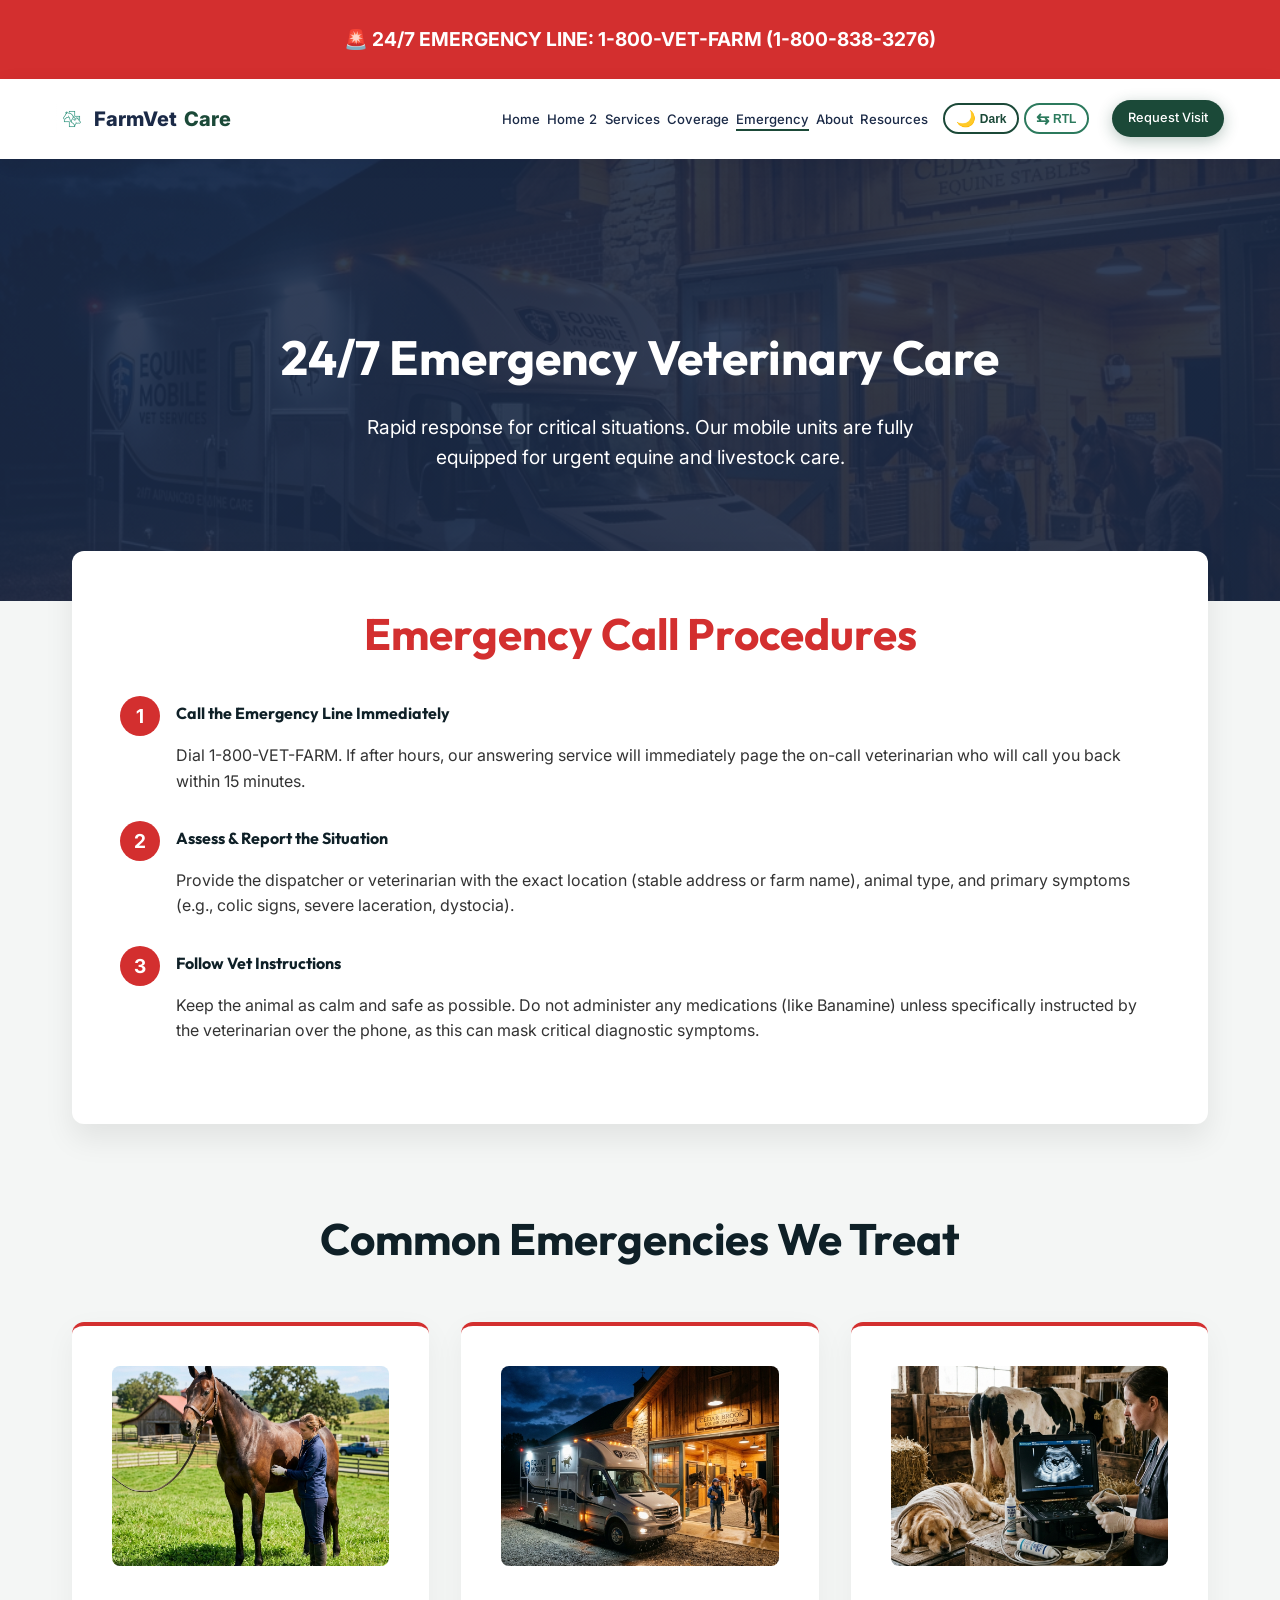
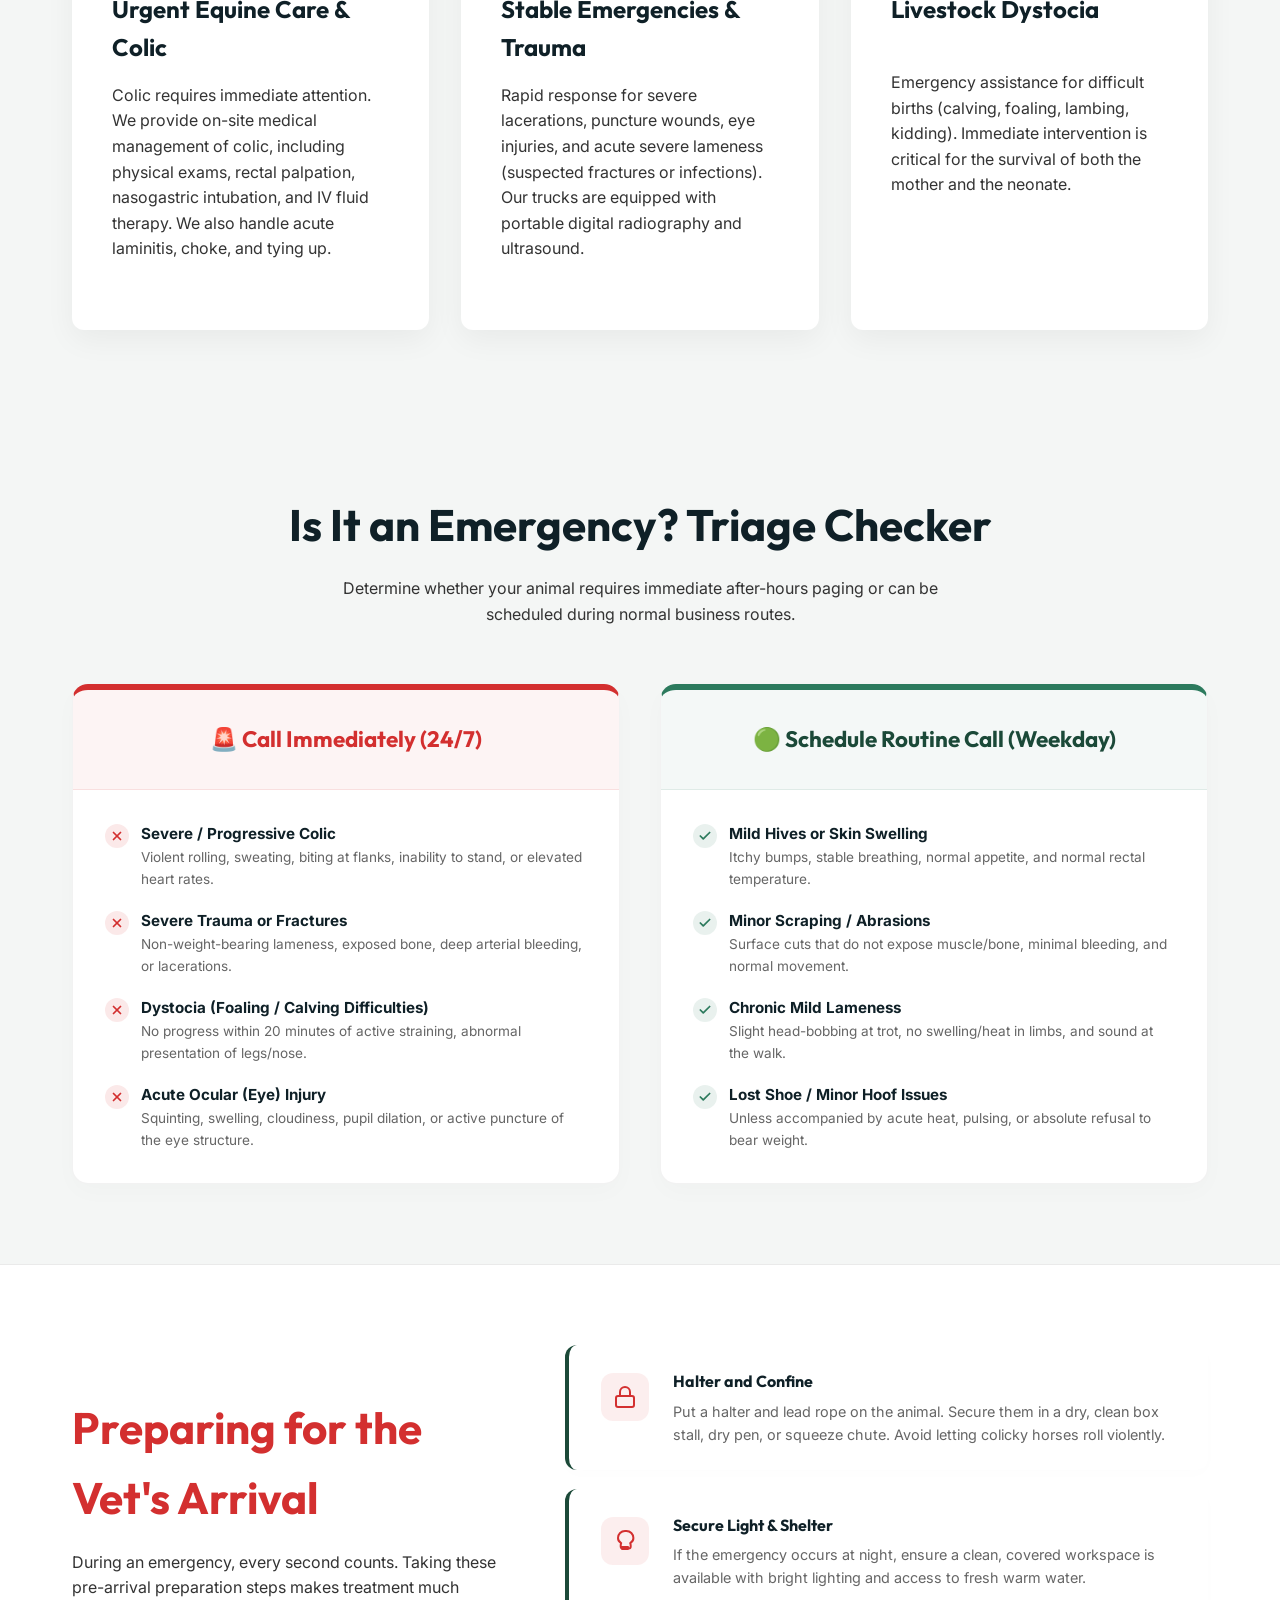
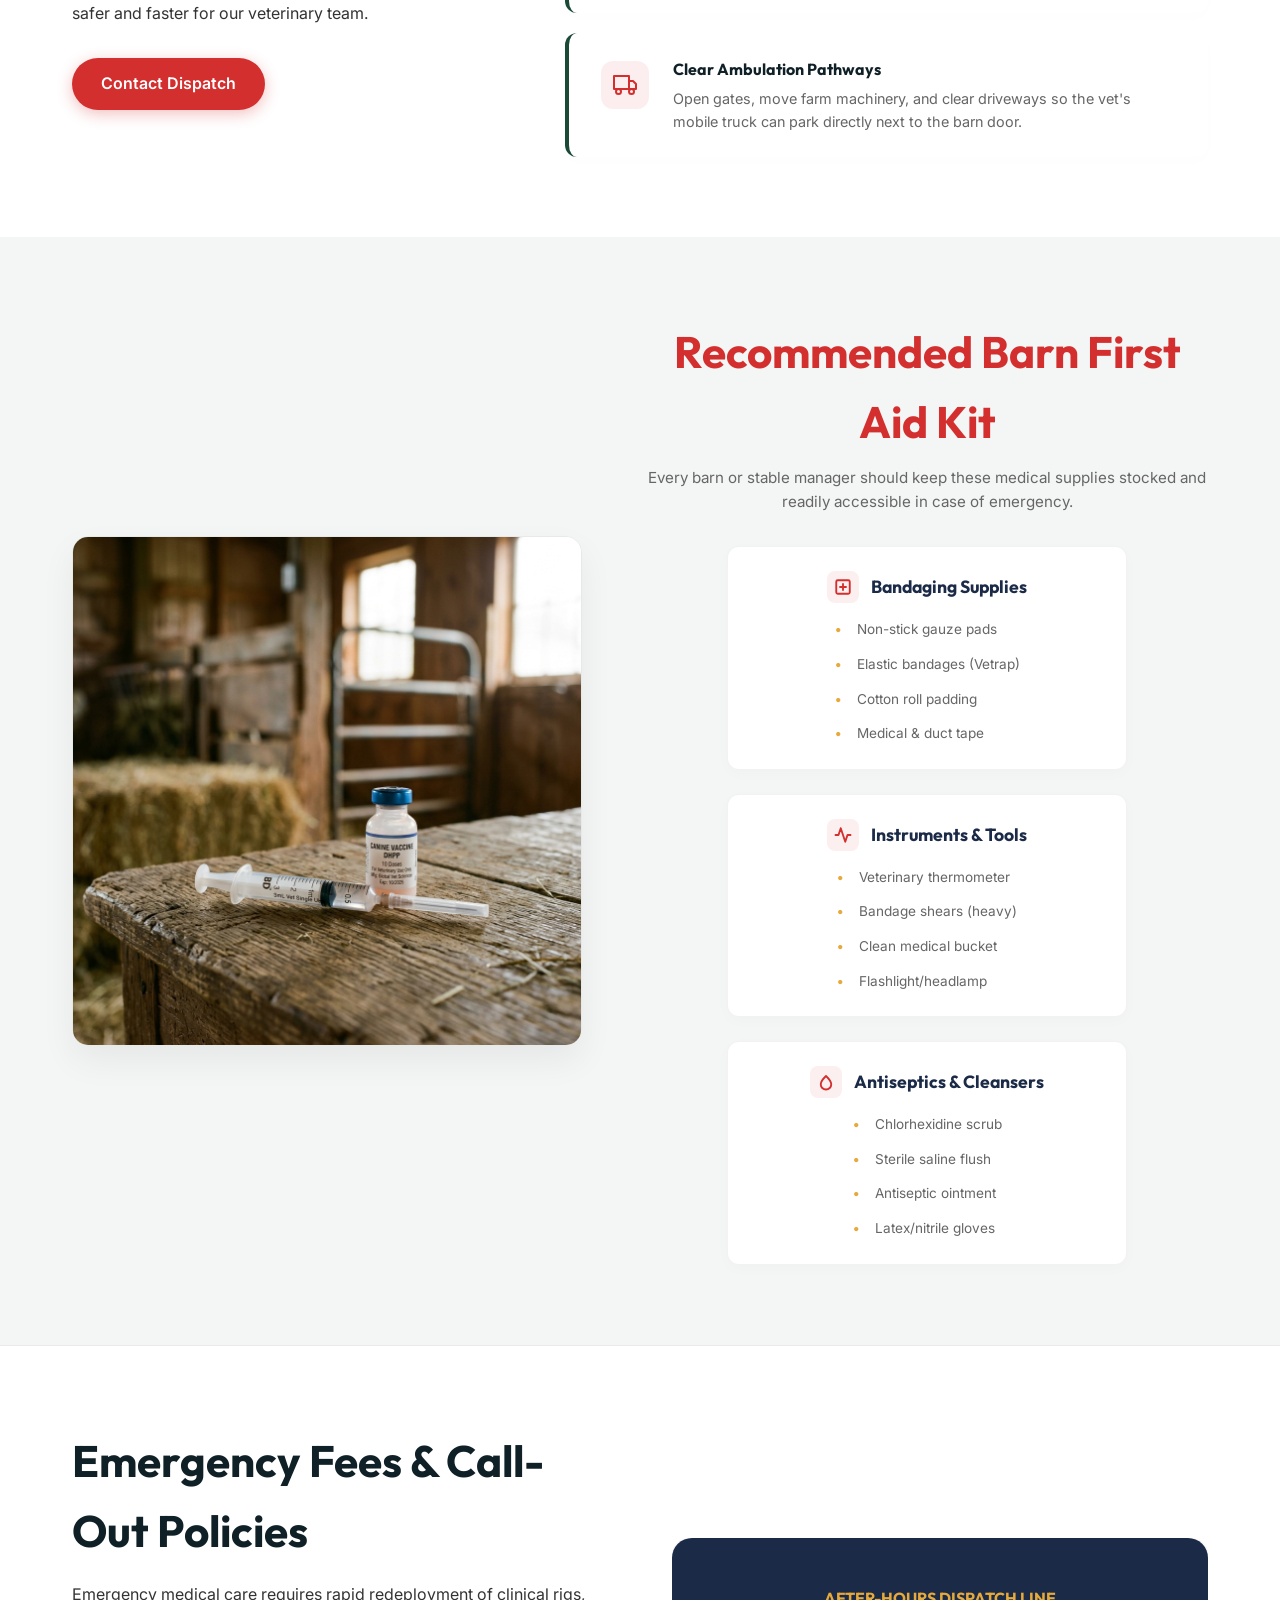
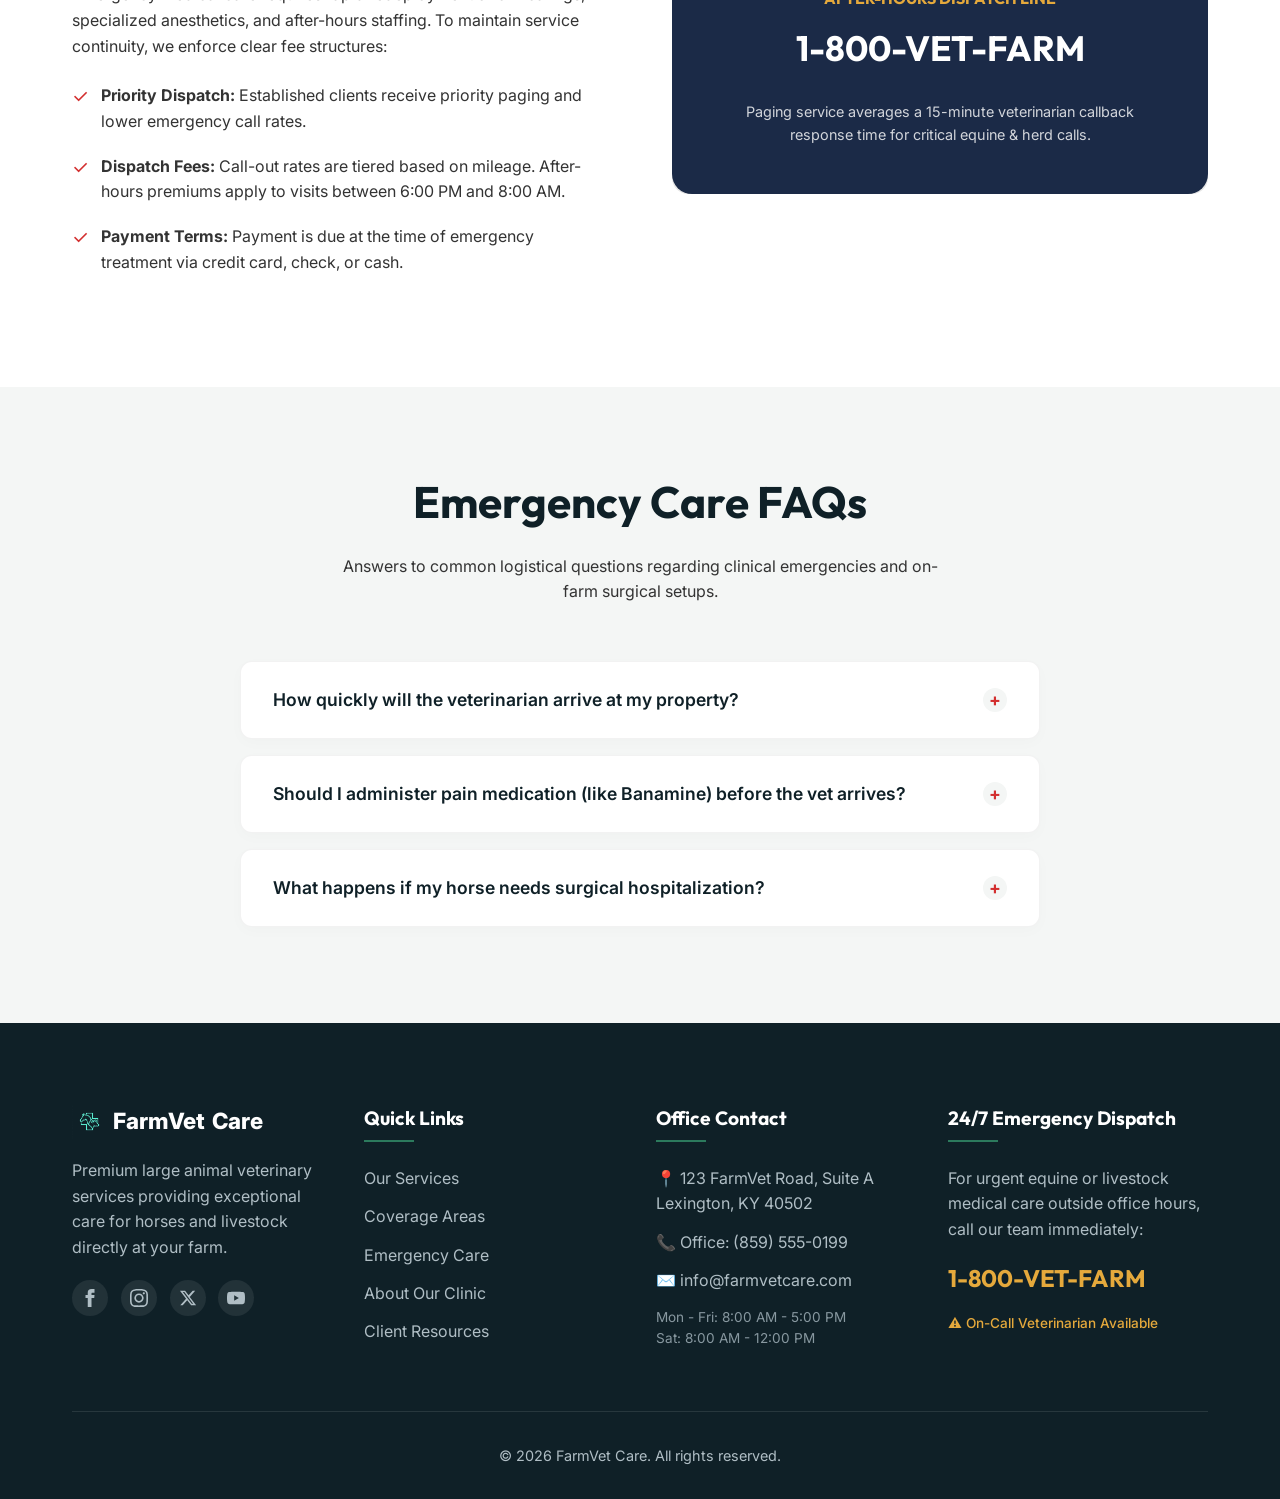
<file: emergency.html>
<!DOCTYPE html>
<html lang="en">
<head>
    <meta charset="UTF-8">
    <meta name="viewport" content="width=device-width, initial-scale=1.0">
    <title>Emergency Care | FarmVet Care</title>
    <link href="https://fonts.googleapis.com/css2?family=Inter:wght@400;500;600&family=Outfit:wght@500;700;800&display=swap" rel="stylesheet">
    <link rel="stylesheet" href="css/styles.css">
    <style>
        .emergency-banner {
            background-color: #D32F2F;
            color: white;
            text-align: center;
            padding: 1.5rem;
            font-size: 1.2rem;
            font-weight: bold;
        }
        .emergency-steps {
            background: var(--white);
            padding: 3rem;
            border-radius: 12px;
            box-shadow: 0 15px 30px rgba(0,0,0,0.08);
            margin-top: -50px;
            position: relative;
            z-index: 10;
        }
        .step-list {
            counter-reset: emergency-counter;
            padding-left: 0;
        }
        .step-list li {
            position: relative;
            padding-left: 3.5rem;
            margin-bottom: 2rem;
            list-style: none;
        }
        .step-list li::before {
            counter-increment: emergency-counter;
            content: counter(emergency-counter);
            position: absolute;
            left: 0;
            top: -5px;
            width: 40px;
            height: 40px;
            background-color: #D32F2F;
            color: white;
            border-radius: 50%;
            display: flex;
            align-items: center;
            justify-content: center;
            font-weight: bold;
            font-size: 1.2rem;
        }

        /* 1. Triage Symptom Checker Styles */
        .triage-grid {
            display: grid;
            grid-template-columns: 1fr 1fr;
            gap: 2.5rem;
            margin-top: 3.5rem;
        }
        .triage-col {
            background: var(--white);
            border-radius: 16px;
            box-shadow: 0 8px 25px rgba(0, 0, 0, 0.02);
            border: 1px solid rgba(0, 0, 0, 0.05);
            overflow: hidden;
        }
        .triage-col.red {
            border-top: 6px solid #D32F2F;
        }
        .triage-col.green {
            border-top: 6px solid var(--accent);
        }
        .triage-header-block {
            padding: 2rem;
            color: var(--white);
            font-family: 'Outfit', sans-serif;
            text-align: center;
        }
        .triage-header-block.red {
            background: rgba(211, 47, 47, 0.05);
            color: #D32F2F;
            border-bottom: 1px solid rgba(211, 47, 47, 0.1);
        }
        .triage-header-block.green {
            background: rgba(44, 122, 93, 0.05);
            color: var(--primary);
            border-bottom: 1px solid rgba(44, 122, 93, 0.1);
        }
        .triage-header-block h3 {
            color: inherit;
            margin-bottom: 0;
            font-size: 1.4rem;
        }
        .triage-list {
            padding: 2rem;
        }
        .triage-item {
            margin-bottom: 1.2rem;
            display: flex;
            align-items: flex-start;
            gap: 12px;
            font-size: 0.95rem;
        }
        .triage-item:last-child {
            margin-bottom: 0;
        }
        .triage-item span.indicator {
            font-size: 1.2rem;
            line-height: 1;
        }
        .triage-item strong {
            color: var(--secondary);
            display: block;
        }
        .triage-item p {
            margin-bottom: 0;
            color: var(--text-muted);
            font-size: 0.85rem;
        }

        /* 3. First Aid Kit Checklist Styles */
        .kit-grid {
            display: grid;
            grid-template-columns: repeat(auto-fit, minmax(280px, 1fr));
            gap: 2rem;
            margin-top: 3.5rem;
        }
        .kit-card {
            background: var(--white);
            border-radius: 12px;
            padding: 2rem;
            box-shadow: 0 4px 15px rgba(0, 0, 0, 0.01);
            border: 1px solid rgba(0, 0, 0, 0.04);
        }
        .kit-card h4 {
            font-size: 1.15rem;
            color: var(--navy);
            margin-bottom: 1rem;
            display: flex;
            align-items: center;
            justify-content: center !important;
            gap: 10px;
        }
        .kit-item-list {
            display: flex;
            flex-direction: column;
            gap: 0.8rem;
            width: fit-content;
            margin: 0 auto;
        }
        .kit-item {
            display: flex;
            align-items: center;
            gap: 10px;
            font-size: 0.9rem;
            color: var(--text-muted);
        }
        .kit-item span.bullet {
            color: var(--highlight);
            font-weight: bold;
        }

        /* 5. Emergency FAQs Accordion Styles */
        .faq-max-width {
            max-width: 800px;
            margin: 3.5rem auto 0;
        }
        .faq-item {
            background: var(--white);
            margin-bottom: 1rem;
            border-radius: 12px;
            box-shadow: 0 4px 15px rgba(0, 0, 0, 0.02);
            border: 1px solid rgba(0, 0, 0, 0.05);
            overflow: hidden;
            transition: var(--transition);
        }
        .faq-item:hover {
            border-color: #D32F2F;
            box-shadow: 0 8px 24px rgba(0, 0, 0, 0.05);
        }
        .faq-item details {
            width: 100%;
        }
        .faq-item summary {
            padding: 1.5rem 2rem;
            display: flex;
            justify-content: space-between;
            align-items: center;
            cursor: pointer;
            font-weight: 600;
            font-size: 1.1rem;
            color: var(--secondary);
            list-style: none;
            outline: none;
        }
        .faq-item summary::-webkit-details-marker {
            display: none;
        }
        .faq-icon-arrow {
            width: 24px;
            height: 24px;
            display: flex;
            align-items: center;
            justify-content: center;
            background: var(--light-gray);
            color: #D32F2F;
            border-radius: 50%;
            font-weight: bold;
            font-size: 1.1rem;
            transition: transform 0.3s ease;
        }
        .faq-item details[open] summary .faq-icon-arrow {
            transform: rotate(45deg);
            background: #D32F2F;
            color: var(--white);
        }
        .faq-content {
            padding: 0 2rem 1.5rem;
            border-top: 1px solid rgba(0, 0, 0, 0.03);
            font-size: 0.95rem;
            color: var(--text-muted);
            line-height: 1.6;
        }
        .faq-content p {
            margin-bottom: 0;
            padding-top: 1rem;
        }

        /* 4. Prep Policies Layout */
        .prep-split {
            display: grid;
            grid-template-columns: 0.8fr 1.2fr;
            gap: 4rem;
            align-items: center;
        }
        .prep-list-items {
            display: flex;
            flex-direction: column;
            gap: 1.2rem;
        }
        .prep-item-box {
            background: var(--white);
            padding: 1.5rem 2rem;
            border-radius: 12px;
            box-shadow: 0 4px 15px rgba(0,0,0,0.01);
            border-left: 4px solid var(--primary);
        }
        .prep-item-box h4 {
            margin-bottom: 0.3rem;
            color: var(--secondary);
        }
        .prep-item-box p {
            margin-bottom: 0;
            font-size: 0.9rem;
            color: var(--text-muted);
        }

        @media (max-width: 992px) {
            .kit-item-list {
                grid-template-columns: 1fr;
            }
            .triage-grid {
                grid-template-columns: 1fr;
                gap: 2rem;
            }
            .prep-split {
                grid-template-columns: 1fr;
                gap: 3rem;
                text-align: center;
            }
            .prep-split .btn {
                display: inline-block;
            }
            .prep-list-items {
                align-items: center;
            }
            .prep-item-box {
                text-align: left;
                width: 100%;
            }
        }

        /* Tablet: center orphan kit card */
        @media (min-width: 768px) and (max-width: 1024px) {
            .kit-grid {
                grid-template-columns: repeat(2, 1fr);
            }
            .kit-grid > *:last-child:nth-child(odd) {
                grid-column: 1 / -1;
                max-width: calc(50% - 1rem);
                justify-self: center;
            }
        }
    </style>
    <link rel="icon" type="image/svg+xml" href="images/favicon.svg">
</head>
<body>

    <div class="emergency-banner">
        🚨 24/7 EMERGENCY LINE: 1-800-VET-FARM (1-800-838-3276)
    </div>

    <header class="header">
        <div class="container nav-container">
            <a href="index.html" class="logo">
                <img src="images/logo.png" alt="FarmVet Care Logo" class="logo-img">
                <span>FarmVet</span> Care
            </a>
            <button class="hamburger">
                <span class="bar"></span>
                <span class="bar"></span>
                <span class="bar"></span>
            </button>
            <ul class="nav-menu">
                <li><a href="index.html">Home</a></li>
                <li><a href="home2.html">Home 2</a></li>
                <li><a href="services.html">Services</a></li>
                <li><a href="coverage.html">Coverage</a></li>
                <li><a href="emergency.html" class="active">Emergency</a></li>
                <li><a href="about.html">About</a></li>

                <li><a href="resources.html">Resources</a></li>
                <li class="nav-controls">
                    <button id="theme-toggle-btn" class="theme-toggle" aria-label="Toggle dark/light mode">
                        <span class="icon-moon">🌙</span>
                        <span class="icon-sun">☀️</span>
                        <span class="toggle-label">Dark</span>
                    </button>
                    <button id="rtl-toggle-btn" class="rtl-toggle" aria-label="Toggle RTL/LTR direction">
                        <span class="rtl-icon">⇆</span>
                        <span class="rtl-label">RTL</span>
                    </button>
                </li>
                <li style="margin-left: 1rem;"><a href="contact.html" class="btn btn-primary" style="color: white;">Request Visit</a></li>
            </ul>
        </div>
    </header>

    <div class="page-header" style="background-image: linear-gradient(rgba(27, 42, 71, 0.9), rgba(27, 42, 71, 0.9)), url('images/emergency.png'); padding: 10rem 0 8rem;">
        <div class="container fade-in">
            <h1>24/7 Emergency Veterinary Care</h1>
            <p style="font-size: 1.2rem; max-width: 600px; margin: 0 auto;">Rapid response for critical situations. Our mobile units are fully equipped for urgent equine and livestock care.</p>
        </div>
    </div>

    <section class="container fade-in">
        <div class="emergency-steps">
            <h2 style="color: #D32F2F; text-align: center; margin-bottom: 2rem;">Emergency Call Procedures</h2>
            <ol class="step-list">
                <li>
                    <h4>Call the Emergency Line Immediately</h4>
                    <p>Dial 1-800-VET-FARM. If after hours, our answering service will immediately page the on-call veterinarian who will call you back within 15 minutes.</p>
                </li>
                <li>
                    <h4>Assess & Report the Situation</h4>
                    <p>Provide the dispatcher or veterinarian with the exact location (stable address or farm name), animal type, and primary symptoms (e.g., colic signs, severe laceration, dystocia).</p>
                </li>
                <li>
                    <h4>Follow Vet Instructions</h4>
                    <p>Keep the animal as calm and safe as possible. Do not administer any medications (like Banamine) unless specifically instructed by the veterinarian over the phone, as this can mask critical diagnostic symptoms.</p>
                </li>
            </ol>
        </div>
    </section>

    <section class="section container">
        <div class="text-center fade-in">
            <h2>Common Emergencies We Treat</h2>
        </div>
        <div class="grid">
            <div class="card fade-in" style="border-top: 4px solid #D32F2F;">
                <div style="width: 100%; height: 200px; border-radius: 8px; overflow: hidden; margin-bottom: 1.5rem;">
                    <img src="images/equine_care.png" alt="Urgent Equine Care" style="width: 100%; height: 100%; object-fit: cover;">
                </div>
                <h3 style="min-height: 4rem;">Urgent Equine Care & Colic</h3>
                <p>Colic requires immediate attention. We provide on-site medical management of colic, including physical exams, rectal palpation, nasogastric intubation, and IV fluid therapy. We also handle acute laminitis, choke, and tying up.</p>
            </div>
            <div class="card fade-in" style="border-top: 4px solid #D32F2F;">
                <div style="width: 100%; height: 200px; border-radius: 8px; overflow: hidden; margin-bottom: 1.5rem;">
                    <img src="images/emergency.png" alt="Stable Emergencies" style="width: 100%; height: 100%; object-fit: cover;">
                </div>
                <h3 style="min-height: 4rem;">Stable Emergencies & Trauma</h3>
                <p>Rapid response for severe lacerations, puncture wounds, eye injuries, and acute severe lameness (suspected fractures or infections). Our trucks are equipped with portable digital radiography and ultrasound.</p>
            </div>
            <div class="card fade-in" style="border-top: 4px solid #D32F2F;">
                <div style="width: 100%; height: 200px; border-radius: 8px; overflow: hidden; margin-bottom: 1.5rem;">
                    <img src="images/reproductive_services.png" alt="Livestock Dystocia" style="width: 100%; height: 100%; object-fit: cover;">
                </div>
                <h3 style="min-height: 4rem;">Livestock Dystocia</h3>
                <p>Emergency assistance for difficult births (calving, foaling, lambing, kidding). Immediate intervention is critical for the survival of both the mother and the neonate.</p>
            </div>
        </div>
    </section>

    <!-- ==========================================
         CONTENT 1: TRIAGE SYMPTOM CHECKER
         ========================================== -->
    <section class="section container">
        <div class="text-center fade-in">
            <h2>Is It an Emergency? Triage Checker</h2>
            <p style="max-width: 600px; margin: 0 auto;">Determine whether your animal requires immediate after-hours paging or can be scheduled during normal business routes.</p>
        </div>
        
        <div class="triage-grid">
            <!-- Call Immediately -->
            <div class="triage-col red fade-in">
                <div class="triage-header-block red">
                    <h3>🚨 Call Immediately (24/7)</h3>
                </div>
                <div class="triage-list">
                    <div class="triage-item">
                        <span class="triage-icon-red" style="display: flex; align-items: center; justify-content: center; width: 24px; height: 24px; border-radius: 50%; background: rgba(211, 47, 47, 0.1); color: #D32F2F; flex-shrink: 0; margin-top: 2px;">
                            <svg width="14" height="14" viewBox="0 0 24 24" fill="none" stroke="currentColor" stroke-width="3" stroke-linecap="round" stroke-linejoin="round"><line x1="18" y1="6" x2="6" y2="18"></line><line x1="6" y1="6" x2="18" y2="18"></line></svg>
                        </span>
                        <div>
                            <strong>Severe / Progressive Colic</strong>
                            <p>Violent rolling, sweating, biting at flanks, inability to stand, or elevated heart rates.</p>
                        </div>
                    </div>
                    <div class="triage-item">
                        <span class="triage-icon-red" style="display: flex; align-items: center; justify-content: center; width: 24px; height: 24px; border-radius: 50%; background: rgba(211, 47, 47, 0.1); color: #D32F2F; flex-shrink: 0; margin-top: 2px;">
                            <svg width="14" height="14" viewBox="0 0 24 24" fill="none" stroke="currentColor" stroke-width="3" stroke-linecap="round" stroke-linejoin="round"><line x1="18" y1="6" x2="6" y2="18"></line><line x1="6" y1="6" x2="18" y2="18"></line></svg>
                        </span>
                        <div>
                            <strong>Severe Trauma or Fractures</strong>
                            <p>Non-weight-bearing lameness, exposed bone, deep arterial bleeding, or lacerations.</p>
                        </div>
                    </div>
                    <div class="triage-item">
                        <span class="triage-icon-red" style="display: flex; align-items: center; justify-content: center; width: 24px; height: 24px; border-radius: 50%; background: rgba(211, 47, 47, 0.1); color: #D32F2F; flex-shrink: 0; margin-top: 2px;">
                            <svg width="14" height="14" viewBox="0 0 24 24" fill="none" stroke="currentColor" stroke-width="3" stroke-linecap="round" stroke-linejoin="round"><line x1="18" y1="6" x2="6" y2="18"></line><line x1="6" y1="6" x2="18" y2="18"></line></svg>
                        </span>
                        <div>
                            <strong>Dystocia (Foaling / Calving Difficulties)</strong>
                            <p>No progress within 20 minutes of active straining, abnormal presentation of legs/nose.</p>
                        </div>
                    </div>
                    <div class="triage-item">
                        <span class="triage-icon-red" style="display: flex; align-items: center; justify-content: center; width: 24px; height: 24px; border-radius: 50%; background: rgba(211, 47, 47, 0.1); color: #D32F2F; flex-shrink: 0; margin-top: 2px;">
                            <svg width="14" height="14" viewBox="0 0 24 24" fill="none" stroke="currentColor" stroke-width="3" stroke-linecap="round" stroke-linejoin="round"><line x1="18" y1="6" x2="6" y2="18"></line><line x1="6" y1="6" x2="18" y2="18"></line></svg>
                        </span>
                        <div>
                            <strong>Acute Ocular (Eye) Injury</strong>
                            <p>Squinting, swelling, cloudiness, pupil dilation, or active puncture of the eye structure.</p>
                        </div>
                    </div>
                </div>
            </div>
            
            <!-- Schedule Routine -->
            <div class="triage-col green fade-in" style="transition-delay: 0.1s;">
                <div class="triage-header-block green">
                    <h3>🟢 Schedule Routine Call (Weekday)</h3>
                </div>
                <div class="triage-list">
                    <div class="triage-item">
                        <span class="triage-icon-green" style="display: flex; align-items: center; justify-content: center; width: 24px; height: 24px; border-radius: 50%; background: rgba(44, 122, 93, 0.1); color: var(--accent); flex-shrink: 0; margin-top: 2px;">
                            <svg width="14" height="14" viewBox="0 0 24 24" fill="none" stroke="currentColor" stroke-width="3" stroke-linecap="round" stroke-linejoin="round"><polyline points="20 6 9 17 4 12"></polyline></svg>
                        </span>
                        <div>
                            <strong>Mild Hives or Skin Swelling</strong>
                            <p>Itchy bumps, stable breathing, normal appetite, and normal rectal temperature.</p>
                        </div>
                    </div>
                    <div class="triage-item">
                        <span class="triage-icon-green" style="display: flex; align-items: center; justify-content: center; width: 24px; height: 24px; border-radius: 50%; background: rgba(44, 122, 93, 0.1); color: var(--accent); flex-shrink: 0; margin-top: 2px;">
                            <svg width="14" height="14" viewBox="0 0 24 24" fill="none" stroke="currentColor" stroke-width="3" stroke-linecap="round" stroke-linejoin="round"><polyline points="20 6 9 17 4 12"></polyline></svg>
                        </span>
                        <div>
                            <strong>Minor Scraping / Abrasions</strong>
                            <p>Surface cuts that do not expose muscle/bone, minimal bleeding, and normal movement.</p>
                        </div>
                    </div>
                    <div class="triage-item">
                        <span class="triage-icon-green" style="display: flex; align-items: center; justify-content: center; width: 24px; height: 24px; border-radius: 50%; background: rgba(44, 122, 93, 0.1); color: var(--accent); flex-shrink: 0; margin-top: 2px;">
                            <svg width="14" height="14" viewBox="0 0 24 24" fill="none" stroke="currentColor" stroke-width="3" stroke-linecap="round" stroke-linejoin="round"><polyline points="20 6 9 17 4 12"></polyline></svg>
                        </span>
                        <div>
                            <strong>Chronic Mild Lameness</strong>
                            <p>Slight head-bobbing at trot, no swelling/heat in limbs, and sound at the walk.</p>
                        </div>
                    </div>
                    <div class="triage-item">
                        <span class="triage-icon-green" style="display: flex; align-items: center; justify-content: center; width: 24px; height: 24px; border-radius: 50%; background: rgba(44, 122, 93, 0.1); color: var(--accent); flex-shrink: 0; margin-top: 2px;">
                            <svg width="14" height="14" viewBox="0 0 24 24" fill="none" stroke="currentColor" stroke-width="3" stroke-linecap="round" stroke-linejoin="round"><polyline points="20 6 9 17 4 12"></polyline></svg>
                        </span>
                        <div>
                            <strong>Lost Shoe / Minor Hoof Issues</strong>
                            <p>Unless accompanied by acute heat, pulsing, or absolute refusal to bear weight.</p>
                        </div>
                    </div>
                </div>
            </div>
        </div>
    </section>

    <!-- ==========================================
         CONTENT 2: ARRIVAL PREPARATION GUIDE
         ========================================== -->
    <section class="section" style="background-color: var(--white); border-top: 1px solid #eaeaea;">
        <div class="container prep-split">
            <div class="fade-in">
                <h2 style="color: #D32F2F;">Preparing for the Vet's Arrival</h2>
                <p>During an emergency, every second counts. Taking these pre-arrival preparation steps makes treatment much safer and faster for our veterinary team.</p>
                <div style="margin-top: 2rem;">
                    <a href="contact.html" class="btn btn-danger" style="background-color: #D32F2F;">Contact Dispatch</a>
                </div>
            </div>
            
            <div class="prep-list-items fade-in" style="transition-delay: 0.2s;">
                <!-- Step 1 -->
                <div class="prep-item-box" style="display: flex; gap: 1.5rem; align-items: flex-start;">
                    <div style="display: flex; align-items: center; justify-content: center; width: 48px; height: 48px; border-radius: 12px; background: rgba(211, 47, 47, 0.08); color: #D32F2F; flex-shrink: 0; padding: 10px; margin-top: 4px;">
                        <svg width="24" height="24" viewBox="0 0 24 24" fill="none" stroke="currentColor" stroke-width="2" stroke-linecap="round" stroke-linejoin="round"><rect x="3" y="11" width="18" height="11" rx="2" ry="2"></rect><path d="M7 11V7a5 5 0 0 1 10 0v4"></path></svg>
                    </div>
                    <div>
                        <h4 style="margin-bottom: 0.3rem; color: var(--secondary);">Halter and Confine</h4>
                        <p style="margin-bottom: 0; font-size: 0.9rem; color: var(--text-muted);">Put a halter and lead rope on the animal. Secure them in a dry, clean box stall, dry pen, or squeeze chute. Avoid letting colicky horses roll violently.</p>
                    </div>
                </div>
                
                <!-- Step 2 -->
                <div class="prep-item-box" style="display: flex; gap: 1.5rem; align-items: flex-start;">
                    <div style="display: flex; align-items: center; justify-content: center; width: 48px; height: 48px; border-radius: 12px; background: rgba(211, 47, 47, 0.08); color: #D32F2F; flex-shrink: 0; padding: 10px; margin-top: 4px;">
                        <svg width="24" height="24" viewBox="0 0 24 24" fill="none" stroke="currentColor" stroke-width="2" stroke-linecap="round" stroke-linejoin="round"><path d="M9 18h6v2H9v-2zm3-16a7 7 0 0 0-7 7c0 2.2 1.3 4.1 3.2 5.1-.3.7-.5 1.5-.5 2.3v1a2 2 0 0 0 2 2h6a2 2 0 0 0 2-2v-1c0-.8-.2-1.6-.5-2.3 1.9-1 3.2-2.9 3.2-5.1a7 7 0 0 0-7-7z"></path></svg>
                    </div>
                    <div>
                        <h4 style="margin-bottom: 0.3rem; color: var(--secondary);">Secure Light & Shelter</h4>
                        <p style="margin-bottom: 0; font-size: 0.9rem; color: var(--text-muted);">If the emergency occurs at night, ensure a clean, covered workspace is available with bright lighting and access to fresh warm water.</p>
                    </div>
                </div>
                
                <!-- Step 3 -->
                <div class="prep-item-box" style="display: flex; gap: 1.5rem; align-items: flex-start;">
                    <div style="display: flex; align-items: center; justify-content: center; width: 48px; height: 48px; border-radius: 12px; background: rgba(211, 47, 47, 0.08); color: #D32F2F; flex-shrink: 0; padding: 10px; margin-top: 4px;">
                        <svg width="24" height="24" viewBox="0 0 24 24" fill="none" stroke="currentColor" stroke-width="2" stroke-linecap="round" stroke-linejoin="round"><rect x="1" y="3" width="15" height="13"></rect><polygon points="16 8 20 8 23 11 23 16 16 16 16 8"></polygon><circle cx="5.5" cy="18.5" r="2.5"></circle><circle cx="18.5" cy="18.5" r="2.5"></circle></svg>
                    </div>
                    <div>
                        <h4 style="margin-bottom: 0.3rem; color: var(--secondary);">Clear Ambulation Pathways</h4>
                        <p style="margin-bottom: 0; font-size: 0.9rem; color: var(--text-muted);">Open gates, move farm machinery, and clear driveways so the vet's mobile truck can park directly next to the barn door.</p>
                    </div>
                </div>
            </div>
        </div>
    </section>

    <!-- ==========================================
         CONTENT 3: RECOMMENDED FIRST AID KIT
         ========================================== -->
    <section class="section container">
        <div class="split-section" style="align-items: center; gap: 4rem;">
            <!-- Left Side: Relevant Photograph -->
            <div class="split-image fade-in" style="flex: 0.95; border-radius: 16px; overflow: hidden; box-shadow: 0 15px 35px rgba(0, 0, 0, 0.06); border: 1px solid rgba(0,0,0,0.05);">
                <img src="images/preventive_programs.png" alt="Barn First Aid Kit Supplies" style="width: 100%; height: auto; display: block; object-fit: cover;">
            </div>
            
            <!-- Right Side: Structured Checklists -->
            <div class="split-content fade-in" style="flex: 1.05; text-align: center;">
                <h2 style="color: #D32F2F; margin-bottom: 0.5rem;">Recommended Barn First Aid Kit</h2>
                <p style="color: var(--text-muted); margin-bottom: 2rem; font-size: 0.95rem;">Every barn or stable manager should keep these medical supplies stocked and readily accessible in case of emergency.</p>
                
                <div style="display: flex; flex-direction: column; gap: 1.5rem; max-width: 400px; margin: 0 auto;">
                    <!-- Column 1 -->
                    <div class="kit-card" style="box-shadow: 0 4px 15px rgba(0, 0, 0, 0.02); border: 1px solid rgba(0, 0, 0, 0.05); border-radius: 12px; padding: 1.5rem; background: var(--white);">
                        <h4 style="display: flex; align-items: center; gap: 12px; margin-bottom: 1rem; font-size: 1.1rem; color: var(--navy); text-align: left;">
                            <span style="display: flex; align-items: center; justify-content: center; width: 32px; height: 32px; border-radius: 8px; background: rgba(211, 47, 47, 0.08); color: #D32F2F; flex-shrink: 0;">
                                <svg width="18" height="18" viewBox="0 0 24 24" fill="none" stroke="currentColor" stroke-width="2.5" stroke-linecap="round" stroke-linejoin="round"><rect x="3" y="3" width="18" height="18" rx="2" ry="2"></rect><line x1="12" y1="8" x2="12" y2="16"></line><line x1="8" y1="12" x2="16" y2="12"></line></svg>
                            </span>
                            <span>Bandaging Supplies</span>
                        </h4>
                        <div class="kit-item-list">
                            <div class="kit-item" style="font-size: 0.85rem;"><span class="bullet" style="color: var(--highlight); margin-right: 6px;">•</span> Non-stick gauze pads</div>
                            <div class="kit-item" style="font-size: 0.85rem;"><span class="bullet" style="color: var(--highlight); margin-right: 6px;">•</span> Elastic bandages (Vetrap)</div>
                            <div class="kit-item" style="font-size: 0.85rem;"><span class="bullet" style="color: var(--highlight); margin-right: 6px;">•</span> Cotton roll padding</div>
                            <div class="kit-item" style="font-size: 0.85rem;"><span class="bullet" style="color: var(--highlight); margin-right: 6px;">•</span> Medical & duct tape</div>
                        </div>
                    </div>
                    
                    <!-- Column 2 -->
                    <div class="kit-card" style="box-shadow: 0 4px 15px rgba(0, 0, 0, 0.02); border: 1px solid rgba(0, 0, 0, 0.05); border-radius: 12px; padding: 1.5rem; background: var(--white);">
                        <h4 style="display: flex; align-items: center; gap: 12px; margin-bottom: 1rem; font-size: 1.1rem; color: var(--navy); text-align: left;">
                            <span style="display: flex; align-items: center; justify-content: center; width: 32px; height: 32px; border-radius: 8px; background: rgba(211, 47, 47, 0.08); color: #D32F2F; flex-shrink: 0;">
                                <svg width="18" height="18" viewBox="0 0 24 24" fill="none" stroke="currentColor" stroke-width="2.5" stroke-linecap="round" stroke-linejoin="round"><polyline points="22 12 18 12 15 21 9 3 6 12 2 12"></polyline></svg>
                            </span>
                            <span>Instruments & Tools</span>
                        </h4>
                        <div class="kit-item-list">
                            <div class="kit-item" style="font-size: 0.85rem;"><span class="bullet" style="color: var(--highlight); margin-right: 6px;">•</span> Veterinary thermometer</div>
                            <div class="kit-item" style="font-size: 0.85rem;"><span class="bullet" style="color: var(--highlight); margin-right: 6px;">•</span> Bandage shears (heavy)</div>
                            <div class="kit-item" style="font-size: 0.85rem;"><span class="bullet" style="color: var(--highlight); margin-right: 6px;">•</span> Clean medical bucket</div>
                            <div class="kit-item" style="font-size: 0.85rem;"><span class="bullet" style="color: var(--highlight); margin-right: 6px;">•</span> Flashlight/headlamp</div>
                        </div>
                    </div>
                    
                    <!-- Column 3 -->
                    <div class="kit-card" style="box-shadow: 0 4px 15px rgba(0, 0, 0, 0.02); border: 1px solid rgba(0, 0, 0, 0.05); border-radius: 12px; padding: 1.5rem; background: var(--white);">
                        <h4 style="display: flex; align-items: center; gap: 12px; margin-bottom: 1rem; font-size: 1.1rem; color: var(--navy); text-align: left;">
                            <span style="display: flex; align-items: center; justify-content: center; width: 32px; height: 32px; border-radius: 8px; background: rgba(211, 47, 47, 0.08); color: #D32F2F; flex-shrink: 0;">
                                <svg width="18" height="18" viewBox="0 0 24 24" fill="none" stroke="currentColor" stroke-width="2.5" stroke-linecap="round" stroke-linejoin="round"><path d="M12 22a7 7 0 0 0 7-7c0-4.3-7-11-7-11S5 10.7 5 15a7 7 0 0 0 7 7z"></path></svg>
                            </span>
                            <span>Antiseptics & Cleansers</span>
                        </h4>
                        <div class="kit-item-list">
                            <div class="kit-item" style="font-size: 0.85rem;"><span class="bullet" style="color: var(--highlight); margin-right: 6px;">•</span> Chlorhexidine scrub</div>
                            <div class="kit-item" style="font-size: 0.85rem;"><span class="bullet" style="color: var(--highlight); margin-right: 6px;">•</span> Sterile saline flush</div>
                            <div class="kit-item" style="font-size: 0.85rem;"><span class="bullet" style="color: var(--highlight); margin-right: 6px;">•</span> Antiseptic ointment</div>
                            <div class="kit-item" style="font-size: 0.85rem;"><span class="bullet" style="color: var(--highlight); margin-right: 6px;">•</span> Latex/nitrile gloves</div>
                        </div>
                    </div>
                </div>
            </div>
        </div>
    </section>

    <!-- ==========================================
         CONTENT 4: EMERGENCY FEES & POLICIES
         ========================================== -->
    <section class="section" style="background-color: var(--white); border-top: 1px solid #eaeaea;">
        <div class="container">
            <div class="split-section" style="align-items: center; gap: 4rem;">
                <div class="split-content fade-in">
                    <h2>Emergency Fees & Call-Out Policies</h2>
                    <p>Emergency medical care requires rapid redeployment of clinical rigs, specialized anesthetics, and after-hours staffing. To maintain service continuity, we enforce clear fee structures:</p>
                    <ul style="margin-bottom: 2rem; list-style: none; padding-left: 0;">
                        <li style="margin-bottom: 1.2rem; display: flex; align-items: flex-start; gap: 12px;">
                            <span style="color: #D32F2F; font-size: 1.2rem; flex-shrink: 0; line-height: 1.4;">✓</span> 
                            <div style="line-height: 1.6;">
                                <strong>Priority Dispatch:</strong> Established clients receive priority paging and lower emergency call rates.
                            </div>
                        </li>
                        <li style="margin-bottom: 1.2rem; display: flex; align-items: flex-start; gap: 12px;">
                            <span style="color: #D32F2F; font-size: 1.2rem; flex-shrink: 0; line-height: 1.4;">✓</span> 
                            <div style="line-height: 1.6;">
                                <strong>Dispatch Fees:</strong> Call-out rates are tiered based on mileage. After-hours premiums apply to visits between 6:00 PM and 8:00 AM.
                            </div>
                        </li>
                        <li style="margin-bottom: 1.2rem; display: flex; align-items: flex-start; gap: 12px;">
                            <span style="color: #D32F2F; font-size: 1.2rem; flex-shrink: 0; line-height: 1.4;">✓</span> 
                            <div style="line-height: 1.6;">
                                <strong>Payment Terms:</strong> Payment is due at the time of emergency treatment via credit card, check, or cash.
                            </div>
                        </li>
                    </ul>
                </div>
                <div class="split-image fade-in" style="box-shadow: none; transition-delay: 0.2s;">
                    <div style="background: #1B2A47; color: #FFFFFF; padding: 3rem; border-radius: 20px; text-align: center; box-shadow: 0 15px 35px rgba(0, 0, 0, 0.2);">
                        <h4 style="color: var(--highlight); font-size: 1rem; text-transform: uppercase; margin-bottom: 0.5rem;">After-Hours Dispatch Line</h4>
                        <h2 style="color: #FFFFFF; font-size: 2.2rem; margin-bottom: 1.5rem;">1-800-VET-FARM</h2>
                        <p style="font-size: 0.9rem; opacity: 0.8; margin-bottom: 0;">Paging service averages a 15-minute veterinarian callback response time for critical equine & herd calls.</p>
                    </div>
                </div>
            </div>
        </div>
    </section>

    <!-- ==========================================
         CONTENT 5: EMERGENCY FAQS ACCORDION
         ========================================== -->
    <section class="section container">
        <div class="text-center fade-in">
            <h2>Emergency Care FAQs</h2>
            <p style="max-width: 600px; margin: 0 auto;">Answers to common logistical questions regarding clinical emergencies and on-farm surgical setups.</p>
        </div>
        
        <div class="faq-max-width fade-in">
            <div class="faq-item">
                <details>
                    <summary>
                        <span>How quickly will the veterinarian arrive at my property?</span>
                        <div class="faq-icon-arrow">+</div>
                    </summary>
                    <div class="faq-content">
                        <p>Our average emergency dispatch travel time is under 45 minutes, depending on your farm location and current route status. The paging doctor will give you an exact estimated arrival time (ETA) when calling you back.</p>
                    </div>
                </details>
            </div>
            
            <div class="faq-item">
                <details>
                    <summary>
                        <span>Should I administer pain medication (like Banamine) before the vet arrives?</span>
                        <div class="faq-icon-arrow">+</div>
                    </summary>
                    <div class="faq-content">
                        <p><strong>No.</strong> Please do not give any NSAIDs, pain killers, or sedatives unless explicitly directed by the on-call veterinarian. Administering drugs beforehand can mask symptoms, alter vital signs, and complicate colic or lameness diagnoses.</p>
                    </div>
                </details>
            </div>
            
            <div class="faq-item">
                <details>
                    <summary>
                        <span>What happens if my horse needs surgical hospitalization?</span>
                        <div class="faq-icon-arrow">+</div>
                    </summary>
                    <div class="faq-content">
                        <p>For critical cases that require intensive inpatient surgical intervention (such as surgical colic or fracture repair), our veterinarians will stabilize the animal on-site, administer initial support therapies, and coordinate immediate referral and records transfer to the nearest regional veterinary hospital.</p>
                    </div>
                </details>
            </div>
        </div>
    </section>

    <footer class="footer">
        <div class="container">
            <div class="footer-grid">
                <div class="footer-col">
                    <div class="logo" style="margin-bottom: 1.2rem; color: var(--white); font-size: 1.4rem;">
                        <img src="images/logo.png" alt="FarmVet Care Logo" class="logo-img" style="filter: brightness(2) saturate(1.2); height: 35px;">
                        <span>FarmVet</span> Care
                    </div>
                    <p>Premium large animal veterinary services providing exceptional care for horses and livestock directly at your farm.</p>
                    <div class="social-icons">
                        <a href="#" class="social-icon-link" aria-label="Facebook">
                            <svg width="18" height="18" fill="currentColor" viewBox="0 0 24 24"><path d="M9 8h-3v4h3v12h5v-12h3.642l.358-4h-4v-1.667c0-.955.192-1.333 1.115-1.333h2.885v-5h-3.808c-3.596 0-5.192 1.583-5.192 4.615v3.385z"/></svg>
                        </a>
                        <a href="#" class="social-icon-link" aria-label="Instagram">
                            <svg width="18" height="18" fill="currentColor" viewBox="0 0 24 24"><path d="M12 2.163c3.204 0 3.584.012 4.85.07 3.252.148 4.771 1.691 4.919 4.919.058 1.265.069 1.645.069 4.849 0 3.205-.012 3.584-.069 4.849-.149 3.225-1.664 4.771-4.919 4.919-1.266.058-1.644.07-4.85.07-3.204 0-3.584-.012-4.849-.07-3.26-.149-4.771-1.699-4.919-4.92-.058-1.265-.07-1.644-.07-4.849 0-3.204.013-3.583.07-4.849.149-3.227 1.664-4.771 4.919-4.919 1.266-.057 1.645-.069 4.849-.069zm0-2c-3.259 0-3.667.014-4.947.072-4.358.2-6.78 2.618-6.98 6.98-.059 1.281-.073 1.689-.073 4.948 0 3.259.014 3.668.072 4.948.2 4.358 2.618 6.78 6.98 6.98 1.281.058 1.689.072 4.948.072 3.259 0 3.668-.014 4.948-.072 4.354-.2 6.782-2.618 6.979-6.98.059-1.28.073-1.689.073-4.948 0-3.259-.014-3.667-.072-4.947-.196-4.354-2.617-6.78-6.979-6.98-1.281-.059-1.69-.073-4.949-.073zm0 5.838c-3.403 0-6.162 2.759-6.162 6.162s2.759 6.163 6.162 6.163 6.162-2.759 6.162-6.163c0-3.403-2.759-6.162-6.162-6.162zm0 10.162c-2.209 0-4-1.79-4-4 0-2.209 1.791-4 4-4s4 1.791 4 4c0 2.21-1.791 4-4 4zm6.406-11.845c-.796 0-1.441.645-1.441 1.44s.645 1.44 1.441 1.44c.795 0 1.439-.645 1.439-1.44s-.644-1.44-1.439-1.44z"/></svg>
                        </a>
                        <a href="#" class="social-icon-link" aria-label="Twitter">
                            <svg width="18" height="18" fill="currentColor" viewBox="0 0 24 24"><path d="M18.244 2.25h3.308l-7.227 8.26 8.502 11.24H16.17l-5.214-6.817L4.99 21.75H1.68l7.73-8.835L1.254 2.25H8.08l4.713 6.231zm-1.161 17.52h1.833L7.084 4.126H5.117z"/></svg>
                        </a>
                        <a href="#" class="social-icon-link" aria-label="YouTube">
                            <svg width="18" height="18" fill="currentColor" viewBox="0 0 24 24"><path d="M23.498 6.163a3.003 3.003 0 0 0-2.11-2.11C19.518 3.545 12 3.545 12 3.545s-7.518 0-9.388.507a3.003 3.003 0 0 0-2.11 2.11C0 8.033 0 12 0 12s0 3.967.502 5.837a3.003 3.003 0 0 0 2.11 2.11c1.87.507 9.388.507 9.388.507s7.518 0 9.388-.507a3.003 3.003 0 0 0 2.11-2.11C24 15.967 24 12 24 12s0-3.967-.502-5.837zM9.545 15.568V8.432L15.818 12l-6.273 3.568z"/></svg>
                        </a>
                    </div>
                </div>
                <div class="footer-col">
                    <h4>Quick Links</h4>
                    <a href="services.html">Our Services</a>
                    <a href="coverage.html">Coverage Areas</a>
                    <a href="emergency.html">Emergency Care</a>
                    <a href="about.html">About Our Clinic</a>
                    <a href="resources.html">Client Resources</a>
                </div>
                <div class="footer-col">
                    <h4>Office Contact</h4>
                    <p>📍 123 FarmVet Road, Suite A<br>Lexington, KY 40502</p>
                    <p>📞 Office: (859) 555-0199</p>
                    <p>✉️ info@farmvetcare.com</p>
                    <p style="margin-top: 0.8rem; font-size: 0.85rem; color: #8898a0;">Mon - Fri: 8:00 AM - 5:00 PM<br>Sat: 8:00 AM - 12:00 PM</p>
                </div>
                <div class="footer-col">
                    <h4>24/7 Emergency Dispatch</h4>
                    <p>For urgent equine or livestock medical care outside office hours, call our team immediately:</p>
                    <h3 style="color: var(--highlight); font-size: 1.5rem; margin-top: 1rem; white-space: nowrap;">1-800-VET-FARM</h3>
                    <p style="font-size: 0.85rem; color: #E5A93C; margin-top: 0.5rem; font-weight: 500;">⚠️ On-Call Veterinarian Available</p>
                </div>
            </div>
            <div class="footer-bottom">
                &copy; 2026 FarmVet Care. All rights reserved.
            </div>
        </div>
    </footer>

    <script src="js/main.js"></script>
</body>
</html>
</file>
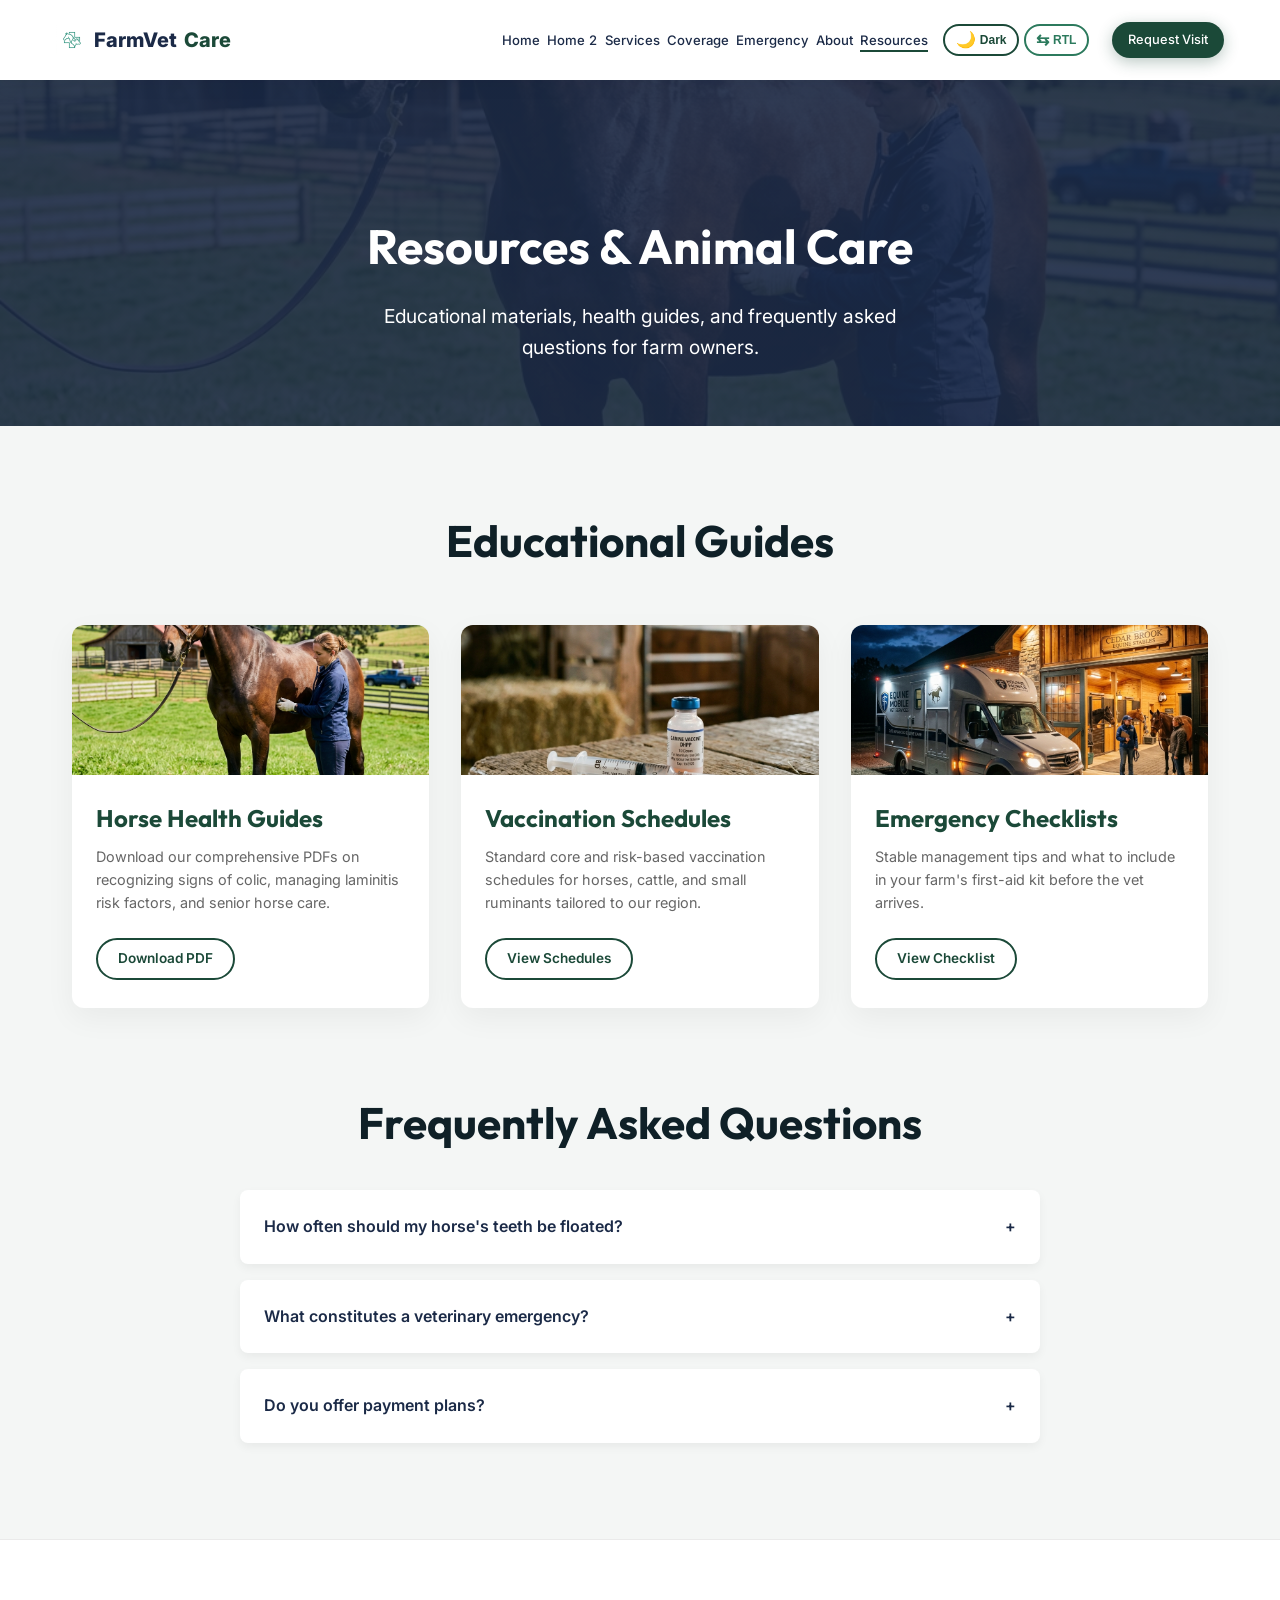
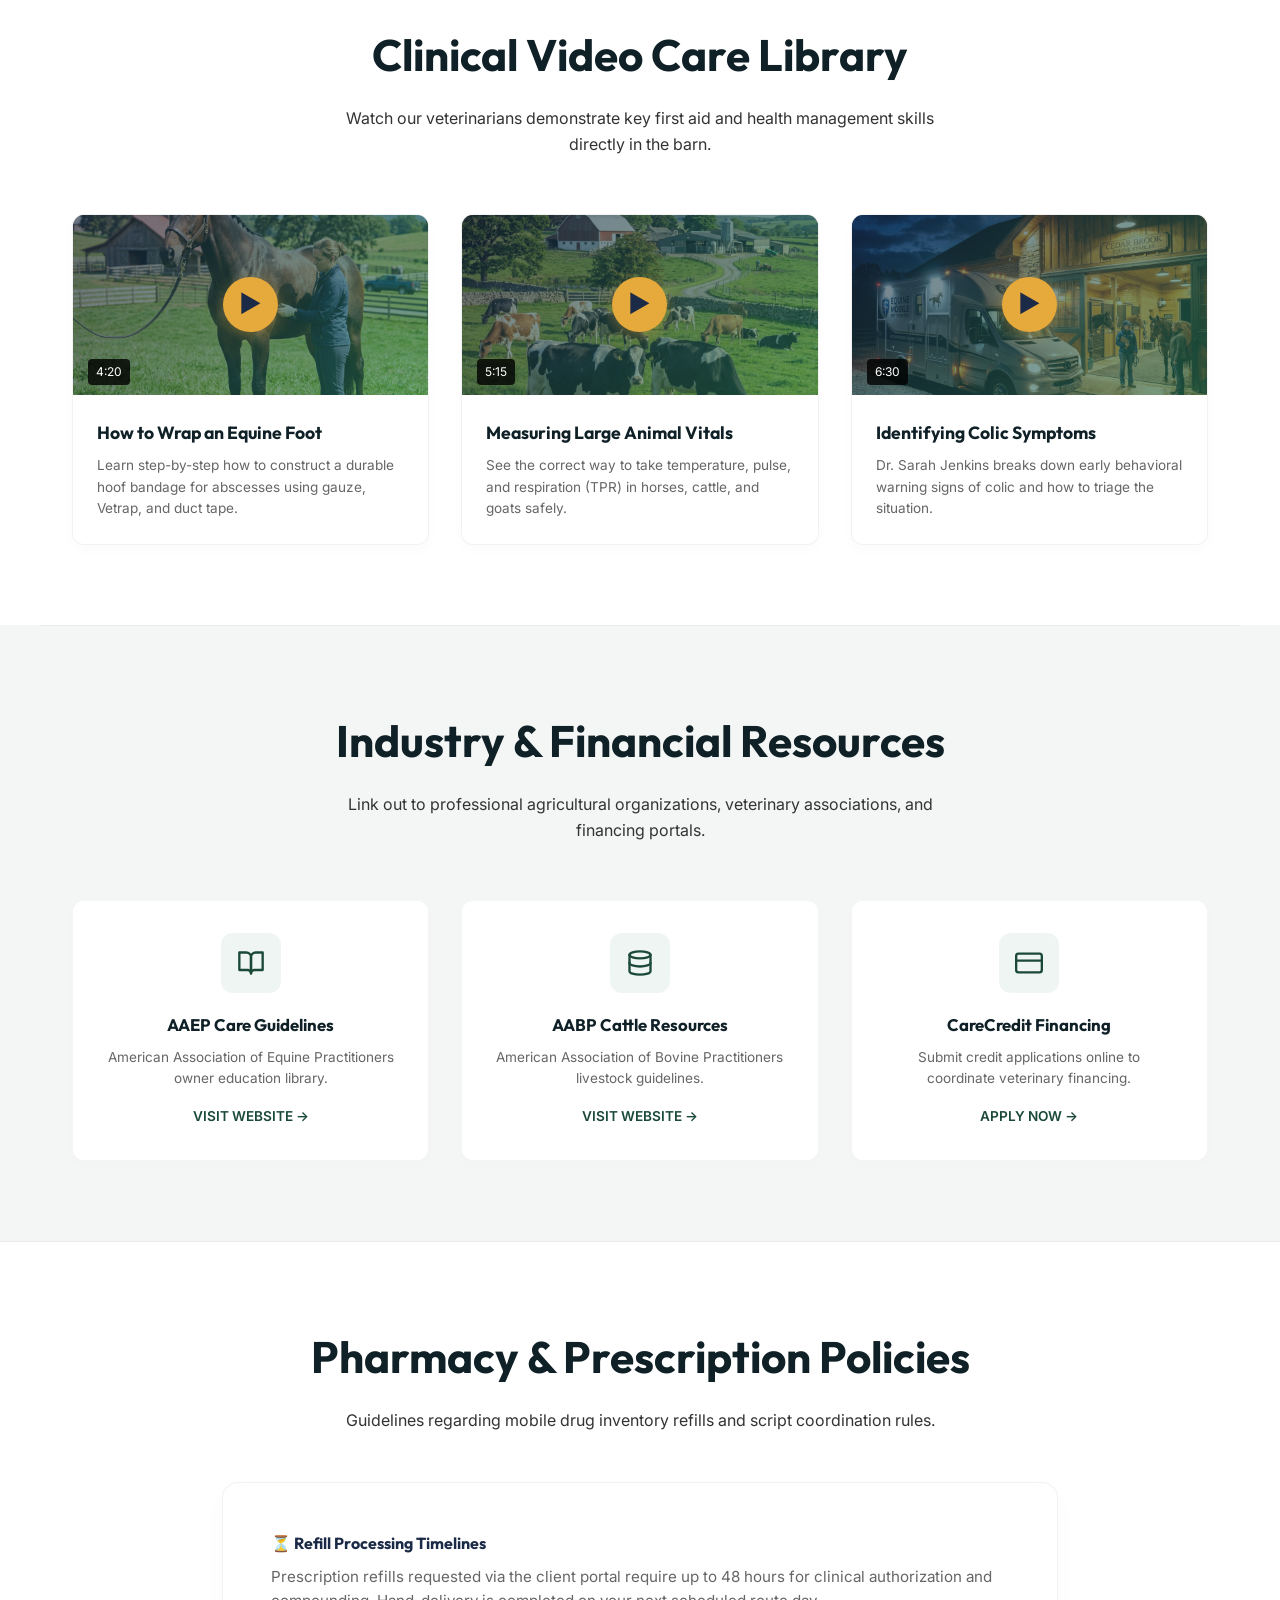
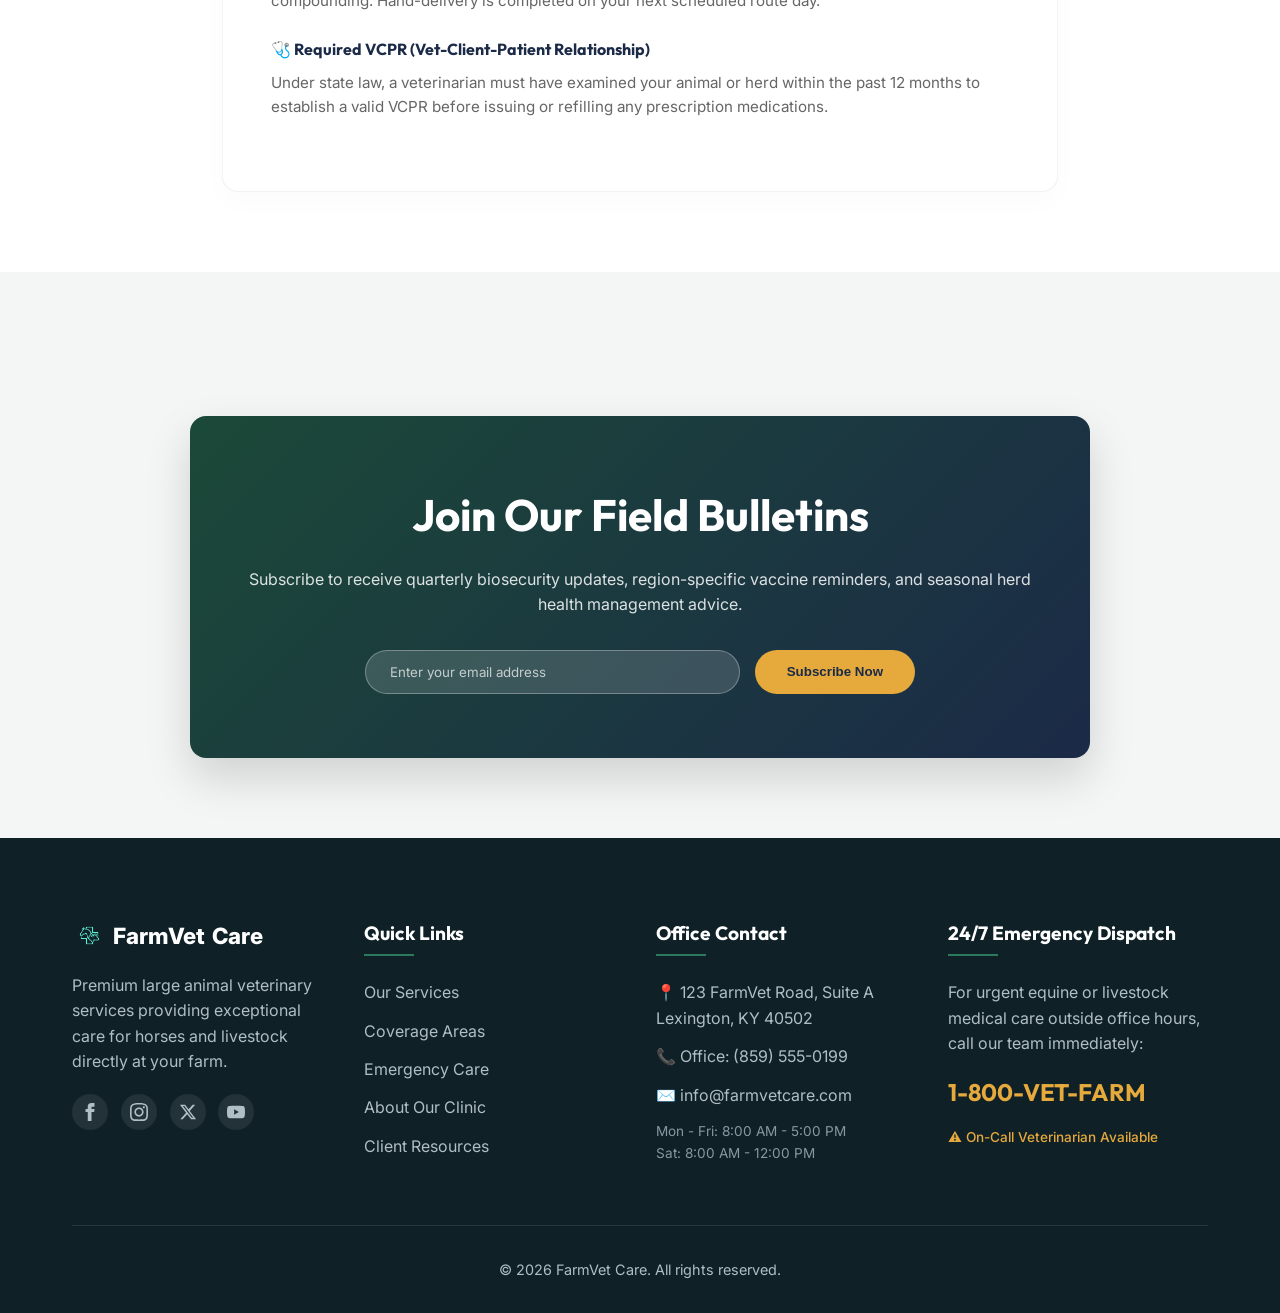
<file: resources.html>
<!DOCTYPE html>
<html lang="en">
<head>
    <meta charset="UTF-8">
    <meta name="viewport" content="width=device-width, initial-scale=1.0">
    <title>Resources & Animal Care | FarmVet Care</title>
    <link href="https://fonts.googleapis.com/css2?family=Inter:wght@400;500;600&family=Outfit:wght@500;700;800&display=swap" rel="stylesheet">
    <link rel="stylesheet" href="css/styles.css">
    <style>
        .faq-item {
            background: var(--white);
            margin-bottom: 1rem;
            border-radius: 8px;
            overflow: hidden;
            box-shadow: 0 4px 10px rgba(0,0,0,0.05);
        }
        .faq-question {
            padding: 1.5rem;
            cursor: pointer;
            display: flex;
            justify-content: space-between;
            align-items: center;
            font-weight: 600;
            color: var(--navy);
            transition: var(--transition);
        }
        .faq-question:hover { background: var(--light-gray); }
        .faq-answer {
            padding: 0 1.5rem;
            max-height: 0;
            overflow: hidden;
            transition: max-height 0.3s ease-out, padding 0.3s ease;
        }
        .faq-item.active .faq-answer {
            padding: 0 1.5rem 1.5rem;
            max-height: 500px;
        }
        .faq-item.active .faq-question {
            color: var(--primary);
            border-bottom: 1px solid #eee;
        }

        /* 1. Video Library Styles */
        .video-grid {
            display: grid;
            grid-template-columns: repeat(auto-fit, minmax(280px, 1fr));
            gap: 2rem;
            margin-top: 3.5rem;
        }
        .video-card {
            background: var(--white);
            border-radius: 12px;
            overflow: hidden;
            box-shadow: 0 5px 15px rgba(0,0,0,0.02);
            border: 1px solid rgba(0,0,0,0.05);
            transition: var(--transition);
        }
        .video-card:hover {
            transform: translateY(-5px);
            box-shadow: 0 12px 30px rgba(0,0,0,0.06);
            border-color: var(--accent);
        }
        .video-thumb {
            height: 180px;
            background: linear-gradient(135deg, var(--navy) 0%, var(--primary) 100%);
            display: flex;
            align-items: center;
            justify-content: center;
            position: relative;
            color: #FFFFFF;
        }
        .play-button {
            width: 55px;
            height: 55px;
            border-radius: 50%;
            background: var(--highlight);
            color: #1B2A47;
            display: flex;
            align-items: center;
            justify-content: center;
            font-size: 1.5rem;
            font-weight: bold;
            box-shadow: 0 4px 15px rgba(229, 169, 60, 0.4);
            cursor: pointer;
            transition: var(--transition);
        }
        .video-card:hover .play-button {
            transform: scale(1.1);
        }
        .video-info {
            padding: 1.5rem;
        }
        .video-info h4 {
            font-size: 1.1rem;
            margin-bottom: 0.5rem;
        }
        .video-info p {
            font-size: 0.85rem;
            color: var(--text-muted);
            margin-bottom: 0;
        }
        [data-theme="dark"] .video-info p {
            color: var(--text-main);
        }

        /* 2. Industry Resources Styles */
        .partner-links-grid {
            display: grid;
            grid-template-columns: repeat(auto-fit, minmax(220px, 1fr));
            gap: 2rem;
            margin-top: 3.5rem;
        }
        .partner-link-card {
            background: var(--white);
            padding: 2rem;
            border-radius: 12px;
            box-shadow: 0 4px 15px rgba(0,0,0,0.01);
            border: 1px solid rgba(0,0,0,0.04);
            text-align: center;
            transition: var(--transition);
            display: flex;
            flex-direction: column;
            height: 100%;
        }
        .partner-link-card:hover {
            border-color: var(--accent);
            transform: translateY(-3px);
        }
        .partner-logo-box {
            width: 60px;
            height: 60px;
            border-radius: 12px;
            background: rgba(44, 122, 93, 0.08);
            color: var(--primary);
            display: flex;
            align-items: center;
            justify-content: center;
            margin: 0 auto 1.2rem;
        }
        .partner-link-card h4 {
            font-size: 1.05rem;
            margin-bottom: 0.5rem;
        }
        .partner-link-card p {
            font-size: 0.85rem;
            color: var(--text-muted);
            margin-bottom: 1rem;
        }
        .partner-btn {
            font-size: 0.85rem;
            font-weight: 600;
            color: var(--primary);
            text-transform: uppercase;
            margin-top: auto;
        }

        /* 3. Pharmacy Policies Layout */
        .policy-banner-box {
            background: var(--white);
            border-radius: 16px;
            padding: 3rem;
            border: 1px solid rgba(0,0,0,0.05);
            box-shadow: 0 10px 30px rgba(0,0,0,0.02);
            margin-top: 3.5rem;
        }

        /* 4. Bulletin Form Styles */
        .bulletin-box {
            background-image: linear-gradient(135deg, var(--primary) 0%, #1B2A47 100%);
            color: #FFFFFF;
            border-radius: 16px;
            padding: 4rem 3rem;
            text-align: center;
            max-width: 900px;
            margin: 4rem auto 0;
            box-shadow: 0 20px 45px rgba(0, 0, 0, 0.15);
        }
        .bulletin-box h2 {
            color: #FFFFFF;
            margin-bottom: 1rem;
        }
        .bulletin-box p {
            color: rgba(255, 255, 255, 0.85);
            margin-bottom: 2rem;
        }
        .bulletin-form {
            display: flex;
            gap: 15px;
            max-width: 550px;
            margin: 0 auto;
        }
        .bulletin-input {
            flex-grow: 1;
            padding: 0.8rem 1.5rem;
            border-radius: 50px;
            border: 1px solid rgba(255,255,255,0.3);
            background: rgba(255,255,255,0.15);
            color: #FFFFFF;
            font-family: inherit;
            outline: none;
        }
        .bulletin-input:focus {
            background: rgba(255,255,255,0.25);
            border-color: var(--highlight);
        }
        .bulletin-input::placeholder {
            color: rgba(255, 255, 255, 0.7);
        }
        .bulletin-btn {
            background: var(--highlight);
            color: #1B2A47;
            font-weight: 700;
            padding: 0.8rem 2rem;
            border-radius: 50px;
            border: none;
            cursor: pointer;
            transition: var(--transition);
        }
        .bulletin-btn:hover {
            transform: translateY(-2px);
            box-shadow: 0 4px 12px rgba(229, 169, 60, 0.3);
        }

        @media (max-width: 600px) {
            .bulletin-form {
                flex-direction: column;
                gap: 10px;
            }
        }
        
        @media (max-width: 992px) {
            .video-grid > div:last-child:nth-child(odd) {
                grid-column: 1 / -1;
                justify-self: center;
                width: 100%;
                max-width: 450px;
            }
        }
    </style>
    <link rel="icon" type="image/svg+xml" href="images/favicon.svg">
</head>
<body>

    <header class="header">
        <div class="container nav-container">
            <a href="index.html" class="logo">
                <img src="images/logo.png" alt="FarmVet Care Logo" class="logo-img">
                <span>FarmVet</span> Care
            </a>
            <button class="hamburger">
                <span class="bar"></span>
                <span class="bar"></span>
                <span class="bar"></span>
            </button>
            <ul class="nav-menu">
                <li><a href="index.html">Home</a></li>
                <li><a href="home2.html">Home 2</a></li>
                <li><a href="services.html">Services</a></li>
                <li><a href="coverage.html">Coverage</a></li>
                <li><a href="emergency.html">Emergency</a></li>
                <li><a href="about.html">About</a></li>

                <li><a href="resources.html" class="active">Resources</a></li>
                <li class="nav-controls">
                    <button id="theme-toggle-btn" class="theme-toggle" aria-label="Toggle dark/light mode">
                        <span class="icon-moon">🌙</span>
                        <span class="icon-sun">☀️</span>
                        <span class="toggle-label">Dark</span>
                    </button>
                    <button id="rtl-toggle-btn" class="rtl-toggle" aria-label="Toggle RTL/LTR direction">
                        <span class="rtl-icon">⇆</span>
                        <span class="rtl-label">RTL</span>
                    </button>
                </li>
                <li style="margin-left: 1rem;"><a href="contact.html" class="btn btn-primary" style="color: white;">Request Visit</a></li>
            </ul>
        </div>
    </header>

    <div class="page-header" style="background-image: linear-gradient(rgba(27, 42, 71, 0.9), rgba(27, 42, 71, 0.9)), url('images/equine_care.png');">
        <div class="container fade-in">
            <h1>Resources & Animal Care</h1>
            <p style="font-size: 1.2rem; max-width: 600px; margin: 0 auto;">Educational materials, health guides, and frequently asked questions for farm owners.</p>
        </div>
    </div>

    <section class="section container">
        <div class="text-center fade-in">
            <h2>Educational Guides</h2>
        </div>
        <div class="grid">
            <!-- Card 1 -->
            <div class="card fade-in" style="height: 100%; padding: 0; overflow: hidden; display: flex; flex-direction: column; border-bottom: 4px solid transparent;">
                <div style="height: 150px; width: 100%; overflow: hidden;">
                    <img src="images/equine_care.png" alt="Horse Health Guides" style="width: 100%; height: 100%; object-fit: cover; transition: var(--transition);">
                </div>
                <div style="padding: 1.5rem; flex-grow: 1; display: flex; flex-direction: column; justify-content: space-between;">
                    <div>
                        <h3 style="color: var(--primary); margin-bottom: 0.5rem;">Horse Health Guides</h3>
                        <p style="font-size: 0.9rem; color: var(--text-muted); margin-bottom: 1.5rem;">Download our comprehensive PDFs on recognizing signs of colic, managing laminitis risk factors, and senior horse care.</p>
                    </div>
                    <a href="#" class="btn btn-secondary" style="padding: 0.5rem 1.25rem; width: fit-content; font-size: 0.85rem;">Download PDF</a>
                </div>
            </div>
            
            <!-- Card 2 -->
            <div class="card fade-in" style="height: 100%; padding: 0; overflow: hidden; display: flex; flex-direction: column; border-bottom: 4px solid transparent;">
                <div style="height: 150px; width: 100%; overflow: hidden;">
                    <img src="images/preventive_programs.png" alt="Vaccination Schedules" style="width: 100%; height: 100%; object-fit: cover; transition: var(--transition);">
                </div>
                <div style="padding: 1.5rem; flex-grow: 1; display: flex; flex-direction: column; justify-content: space-between;">
                    <div>
                        <h3 style="color: var(--primary); margin-bottom: 0.5rem;">Vaccination Schedules</h3>
                        <p style="font-size: 0.9rem; color: var(--text-muted); margin-bottom: 1.5rem;">Standard core and risk-based vaccination schedules for horses, cattle, and small ruminants tailored to our region.</p>
                    </div>
                    <a href="#" class="btn btn-secondary" style="padding: 0.5rem 1.25rem; width: fit-content; font-size: 0.85rem;">View Schedules</a>
                </div>
            </div>
            
            <!-- Card 3 -->
            <div class="card fade-in" style="height: 100%; padding: 0; overflow: hidden; display: flex; flex-direction: column; border-bottom: 4px solid transparent;">
                <div style="height: 150px; width: 100%; overflow: hidden;">
                    <img src="images/emergency.png" alt="Emergency Checklists" style="width: 100%; height: 100%; object-fit: cover; transition: var(--transition);">
                </div>
                <div style="padding: 1.5rem; flex-grow: 1; display: flex; flex-direction: column; justify-content: space-between;">
                    <div>
                        <h3 style="color: var(--primary); margin-bottom: 0.5rem;">Emergency Checklists</h3>
                        <p style="font-size: 0.9rem; color: var(--text-muted); margin-bottom: 1.5rem;">Stable management tips and what to include in your farm's first-aid kit before the vet arrives.</p>
                    </div>
                    <a href="#" class="btn btn-secondary" style="padding: 0.5rem 1.25rem; width: fit-content; font-size: 0.85rem;">View Checklist</a>
                </div>
            </div>
        </div>

        <div class="text-center fade-in" style="margin-top: 5rem; margin-bottom: 2rem;">
            <h2>Frequently Asked Questions</h2>
        </div>
        <div class="fade-in" style="max-width: 800px; margin: 0 auto;">
            <div class="faq-item">
                <div class="faq-question">How often should my horse's teeth be floated? <span>+</span></div>
                <div class="faq-answer">
                    <p style="margin-top: 1rem;">Generally, we recommend an annual dental exam for adult horses. Young horses (under 5) and senior horses (over 15) may require examinations every 6 months as their teeth change more rapidly.</p>
                </div>
            </div>
            <div class="faq-item">
                <div class="faq-question">What constitutes a veterinary emergency? <span>+</span></div>
                <div class="faq-answer">
                    <p style="margin-top: 1rem;">Signs of colic (pawing, rolling, looking at flanks), severe lacerations, sudden non-weight-bearing lameness, eye injuries, and difficulty giving birth (dystocia) are all absolute emergencies. When in doubt, always call.</p>
                </div>
            </div>
            <div class="faq-item">
                <div class="faq-question">Do you offer payment plans? <span>+</span></div>
                <div class="faq-answer">
                    <p style="margin-top: 1rem;">Payment is expected at the time of service. However, we do accept CareCredit and work with major equine insurance providers. Please discuss this with our office staff prior to your appointment.</p>
                </div>
            </div>
        </div>
    </section>

    <!-- ==========================================
         CONTENT 1: VIDEO LIBRARY
         ========================================== -->
    <section class="section" style="background-color: var(--white); border-top: 1px solid #eaeaea;">
        <div class="container">
            <div class="text-center fade-in">
                <h2>Clinical Video Care Library</h2>
                <p style="max-width: 600px; margin: 0 auto;">Watch our veterinarians demonstrate key first aid and health management skills directly in the barn.</p>
            </div>
            
            <div class="video-grid">
                <!-- Video 1 -->
                <div class="video-card fade-in">
                    <div class="video-thumb" style="background: linear-gradient(135deg, rgba(27, 42, 71, 0.6), rgba(44, 122, 93, 0.6)), url('images/equine_care.png') center/cover;">
                        <div class="play-button" onclick="alert('Playing Video: How to Wrap an Equine Foot...');">▶</div>
                        <span style="position: absolute; bottom: 10px; left: 15px; background: rgba(0,0,0,0.8); padding: 0.2rem 0.5rem; font-size: 0.75rem; border-radius: 4px;">4:20</span>
                    </div>
                    <div class="video-info">
                        <h4>How to Wrap an Equine Foot</h4>
                        <p>Learn step-by-step how to construct a durable hoof bandage for abscesses using gauze, Vetrap, and duct tape.</p>
                    </div>
                </div>
                
                <!-- Video 2 -->
                <div class="video-card fade-in" style="transition-delay: 0.1s;">
                    <div class="video-thumb" style="background: linear-gradient(135deg, rgba(27, 42, 71, 0.6), rgba(44, 122, 93, 0.6)), url('images/livestock_care.png') center/cover;">
                        <div class="play-button" onclick="alert('Playing Video: Measuring Large Animal Vitals...');">▶</div>
                        <span style="position: absolute; bottom: 10px; left: 15px; background: rgba(0,0,0,0.8); padding: 0.2rem 0.5rem; font-size: 0.75rem; border-radius: 4px;">5:15</span>
                    </div>
                    <div class="video-info">
                        <h4>Measuring Large Animal Vitals</h4>
                        <p>See the correct way to take temperature, pulse, and respiration (TPR) in horses, cattle, and goats safely.</p>
                    </div>
                </div>
                
                <!-- Video 3 -->
                <div class="video-card fade-in" style="transition-delay: 0.2s;">
                    <div class="video-thumb" style="background: linear-gradient(135deg, rgba(27, 42, 71, 0.6), rgba(44, 122, 93, 0.6)), url('images/emergency.png') center/cover;">
                        <div class="play-button" onclick="alert('Playing Video: Identifying Early Colic Symptoms...');">▶</div>
                        <span style="position: absolute; bottom: 10px; left: 15px; background: rgba(0,0,0,0.8); padding: 0.2rem 0.5rem; font-size: 0.75rem; border-radius: 4px;">6:30</span>
                    </div>
                    <div class="video-info">
                        <h4>Identifying Colic Symptoms</h4>
                        <p>Dr. Sarah Jenkins breaks down early behavioral warning signs of colic and how to triage the situation.</p>
                    </div>
                </div>
            </div>
        </div>
    </section>

    <!-- ==========================================
         CONTENT 2: INDUSTRY PARTNERS & FINANCIAL
         ========================================== -->
    <section class="section container" style="border-top: 1px solid #eaeaea;">
        <div class="text-center fade-in">
            <h2>Industry & Financial Resources</h2>
            <p style="max-width: 600px; margin: 0 auto;">Link out to professional agricultural organizations, veterinary associations, and financing portals.</p>
        </div>
        
        <div class="partner-links-grid">
            <!-- AAEP -->
            <div class="partner-link-card fade-in">
                <div class="partner-logo-box">
                    <svg width="28" height="28" viewBox="0 0 24 24" fill="none" stroke="currentColor" stroke-width="2" stroke-linecap="round" stroke-linejoin="round"><path d="M2 3h6a4 4 0 0 1 4 4v14a3 3 0 0 0-3-3H2z"></path><path d="M22 3h-6a4 4 0 0 0-4 4v14a3 3 0 0 1 3-3h7z"></path></svg>
                </div>
                <h4>AAEP Care Guidelines</h4>
                <p>American Association of Equine Practitioners owner education library.</p>
                <a href="#" class="partner-btn">Visit Website &rarr;</a>
            </div>
            
            <!-- AABP -->
            <div class="partner-link-card fade-in" style="transition-delay: 0.1s;">
                <div class="partner-logo-box">
                    <svg width="28" height="28" viewBox="0 0 24 24" fill="none" stroke="currentColor" stroke-width="2" stroke-linecap="round" stroke-linejoin="round"><ellipse cx="12" cy="5" rx="9" ry="3"></ellipse><path d="M21 12c0 1.66-4 3-9 3s-9-1.34-9-3"></path><path d="M3 5v14c0 1.66 4 3 9 3s9-1.34 9-3V5"></path></svg>
                </div>
                <h4>AABP Cattle Resources</h4>
                <p>American Association of Bovine Practitioners livestock guidelines.</p>
                <a href="#" class="partner-btn">Visit Website &rarr;</a>
            </div>
            
            <!-- CareCredit -->
            <div class="partner-link-card fade-in" style="transition-delay: 0.2s;">
                <div class="partner-logo-box">
                    <svg width="28" height="28" viewBox="0 0 24 24" fill="none" stroke="currentColor" stroke-width="2" stroke-linecap="round" stroke-linejoin="round"><rect x="1" y="4" width="22" height="16" rx="2" ry="2"></rect><line x1="1" y1="10" x2="23" y2="10"></line></svg>
                </div>
                <h4>CareCredit Financing</h4>
                <p>Submit credit applications online to coordinate veterinary financing.</p>
                <a href="#" class="partner-btn">Apply Now &rarr;</a>
            </div>
        </div>
    </section>

    <!-- ==========================================
         CONTENT 3: PHARMACY & PRESCRIPTION POLICIES
         ========================================== -->
    <section class="section" style="background-color: var(--white); border-top: 1px solid #eaeaea;">
        <div class="container" style="max-width: 900px;">
            <div class="text-center fade-in">
                <h2>Pharmacy & Prescription Policies</h2>
                <p style="max-width: 600px; margin: 0 auto;">Guidelines regarding mobile drug inventory refills and script coordination rules.</p>
            </div>
            
            <div class="policy-banner-box fade-in" style="margin-top: 3rem;">
                <div style="margin-bottom: 1.5rem;">
                    <h4 style="color: var(--navy); margin-bottom: 0.5rem;">⏳ Refill Processing Timelines</h4>
                    <p style="font-size: 0.95rem; color: var(--text-muted); margin-bottom: 0;">Prescription refills requested via the client portal require up to 48 hours for clinical authorization and compounding. Hand-delivery is completed on your next scheduled route day.</p>
                </div>
                <div style="margin-bottom: 1.5rem;">
                    <h4 style="color: var(--navy); margin-bottom: 0.5rem;">🩺 Required VCPR (Vet-Client-Patient Relationship)</h4>
                    <p style="font-size: 0.95rem; color: var(--text-muted); margin-bottom: 0;">Under state law, a veterinarian must have examined your animal or herd within the past 12 months to establish a valid VCPR before issuing or refilling any prescription medications.</p>
                </div>
            </div>
        </div>
    </section>

    <!-- ==========================================
         CONTENT 4: FIELD BULLETINS NEWSLETTER
         ========================================== -->
    <section class="section container">
        <div class="bulletin-box fade-in">
            <h2>Join Our Field Bulletins</h2>
            <p>Subscribe to receive quarterly biosecurity updates, region-specific vaccine reminders, and seasonal herd health management advice.</p>
            <form onsubmit="event.preventDefault(); alert('Subscribed successfully!');" class="bulletin-form">
                <input type="email" class="bulletin-input" placeholder="Enter your email address" required>
                <button type="submit" class="bulletin-btn">Subscribe Now</button>
            </form>
        </div>
    </section>

    <section class="cta-section fade-in" style="display: none;">
        <!-- Placeholder section to balance structure if needed, or keeping it empty -->
    </section>

    <footer class="footer">
        <div class="container">
            <div class="footer-grid">
                <div class="footer-col">
                    <div class="logo" style="margin-bottom: 1.2rem; color: var(--white); font-size: 1.4rem;">
                        <img src="images/logo.png" alt="FarmVet Care Logo" class="logo-img" style="filter: brightness(2) saturate(1.2); height: 35px;">
                        <span>FarmVet</span> Care
                    </div>
                    <p>Premium large animal veterinary services providing exceptional care for horses and livestock directly at your farm.</p>
                    <div class="social-icons">
                        <a href="#" class="social-icon-link" aria-label="Facebook">
                            <svg width="18" height="18" fill="currentColor" viewBox="0 0 24 24"><path d="M9 8h-3v4h3v12h5v-12h3.642l.358-4h-4v-1.667c0-.955.192-1.333 1.115-1.333h2.885v-5h-3.808c-3.596 0-5.192 1.583-5.192 4.615v3.385z"/></svg>
                        </a>
                        <a href="#" class="social-icon-link" aria-label="Instagram">
                            <svg width="18" height="18" fill="currentColor" viewBox="0 0 24 24"><path d="M12 2.163c3.204 0 3.584.012 4.85.07 3.252.148 4.771 1.691 4.919 4.919.058 1.265.069 1.645.069 4.849 0 3.205-.012 3.584-.069 4.849-.149 3.225-1.664 4.771-4.919 4.919-1.266.058-1.644.07-4.85.07-3.204 0-3.584-.012-4.849-.07-3.26-.149-4.771-1.699-4.919-4.92-.058-1.265-.07-1.644-.07-4.849 0-3.204.013-3.583.07-4.849.149-3.227 1.664-4.771 4.919-4.919 1.266-.057 1.645-.069 4.849-.069zm0-2c-3.259 0-3.667.014-4.947.072-4.358.2-6.78 2.618-6.98 6.98-.059 1.281-.073 1.689-.073 4.948 0 3.259.014 3.668.072 4.948.2 4.358 2.618 6.78 6.98 6.98 1.281.058 1.689.072 4.948.072 3.259 0 3.668-.014 4.948-.072 4.354-.2 6.782-2.618 6.979-6.98.059-1.28.073-1.689.073-4.948 0-3.259-.014-3.667-.072-4.947-.196-4.354-2.617-6.78-6.979-6.98-1.281-.059-1.69-.073-4.949-.073zm0 5.838c-3.403 0-6.162 2.759-6.162 6.162s2.759 6.163 6.162 6.163 6.162-2.759 6.162-6.163c0-3.403-2.759-6.162-6.162-6.162zm0 10.162c-2.209 0-4-1.79-4-4 0-2.209 1.791-4 4-4s4 1.791 4 4c0 2.21-1.791 4-4 4zm6.406-11.845c-.796 0-1.441.645-1.441 1.44s.645 1.44 1.441 1.44c.795 0 1.439-.645 1.439-1.44s-.644-1.44-1.439-1.44z"/></svg>
                        </a>
                        <a href="#" class="social-icon-link" aria-label="Twitter">
                            <svg width="18" height="18" fill="currentColor" viewBox="0 0 24 24"><path d="M18.244 2.25h3.308l-7.227 8.26 8.502 11.24H16.17l-5.214-6.817L4.99 21.75H1.68l7.73-8.835L1.254 2.25H8.08l4.713 6.231zm-1.161 17.52h1.833L7.084 4.126H5.117z"/></svg>
                        </a>
                        <a href="#" class="social-icon-link" aria-label="YouTube">
                            <svg width="18" height="18" fill="currentColor" viewBox="0 0 24 24"><path d="M23.498 6.163a3.003 3.003 0 0 0-2.11-2.11C19.518 3.545 12 3.545 12 3.545s-7.518 0-9.388.507a3.003 3.003 0 0 0-2.11 2.11C0 8.033 0 12 0 12s0 3.967.502 5.837a3.003 3.003 0 0 0 2.11 2.11c1.87.507 9.388.507 9.388.507s7.518 0 9.388-.507a3.003 3.003 0 0 0 2.11-2.11C24 15.967 24 12 24 12s0-3.967-.502-5.837zM9.545 15.568V8.432L15.818 12l-6.273 3.568z"/></svg>
                        </a>
                    </div>
                </div>
                <div class="footer-col">
                    <h4>Quick Links</h4>
                    <a href="services.html">Our Services</a>
                    <a href="coverage.html">Coverage Areas</a>
                    <a href="emergency.html">Emergency Care</a>
                    <a href="about.html">About Our Clinic</a>
                    <a href="resources.html">Client Resources</a>
                </div>
                <div class="footer-col">
                    <h4>Office Contact</h4>
                    <p>📍 123 FarmVet Road, Suite A<br>Lexington, KY 40502</p>
                    <p>📞 Office: (859) 555-0199</p>
                    <p>✉️ info@farmvetcare.com</p>
                    <p style="margin-top: 0.8rem; font-size: 0.85rem; color: #8898a0;">Mon - Fri: 8:00 AM - 5:00 PM<br>Sat: 8:00 AM - 12:00 PM</p>
                </div>
                <div class="footer-col">
                    <h4>24/7 Emergency Dispatch</h4>
                    <p>For urgent equine or livestock medical care outside office hours, call our team immediately:</p>
                    <h3 style="color: var(--highlight); font-size: 1.5rem; margin-top: 1rem; white-space: nowrap;">1-800-VET-FARM</h3>
                    <p style="font-size: 0.85rem; color: #E5A93C; margin-top: 0.5rem; font-weight: 500;">⚠️ On-Call Veterinarian Available</p>
                </div>
            </div>
            <div class="footer-bottom">
                &copy; 2026 FarmVet Care. All rights reserved.
            </div>
        </div>
    </footer>

    <script src="js/main.js"></script>
    <script>
        // FAQ Accordion
        document.querySelectorAll('.faq-question').forEach(item => {
            item.addEventListener('click', () => {
                const parent = item.parentElement;
                const wasActive = parent.classList.contains('active');
                
                // Close all
                document.querySelectorAll('.faq-item').forEach(i => {
                    i.classList.remove('active');
                    i.querySelector('.faq-question span').textContent = '+';
                });
                
                // Open clicked if it wasn't already open
                if (!wasActive) {
                    parent.classList.add('active');
                    item.querySelector('span').textContent = '-';
                }
            });
        });
    </script>
</body>
</html>
</file>
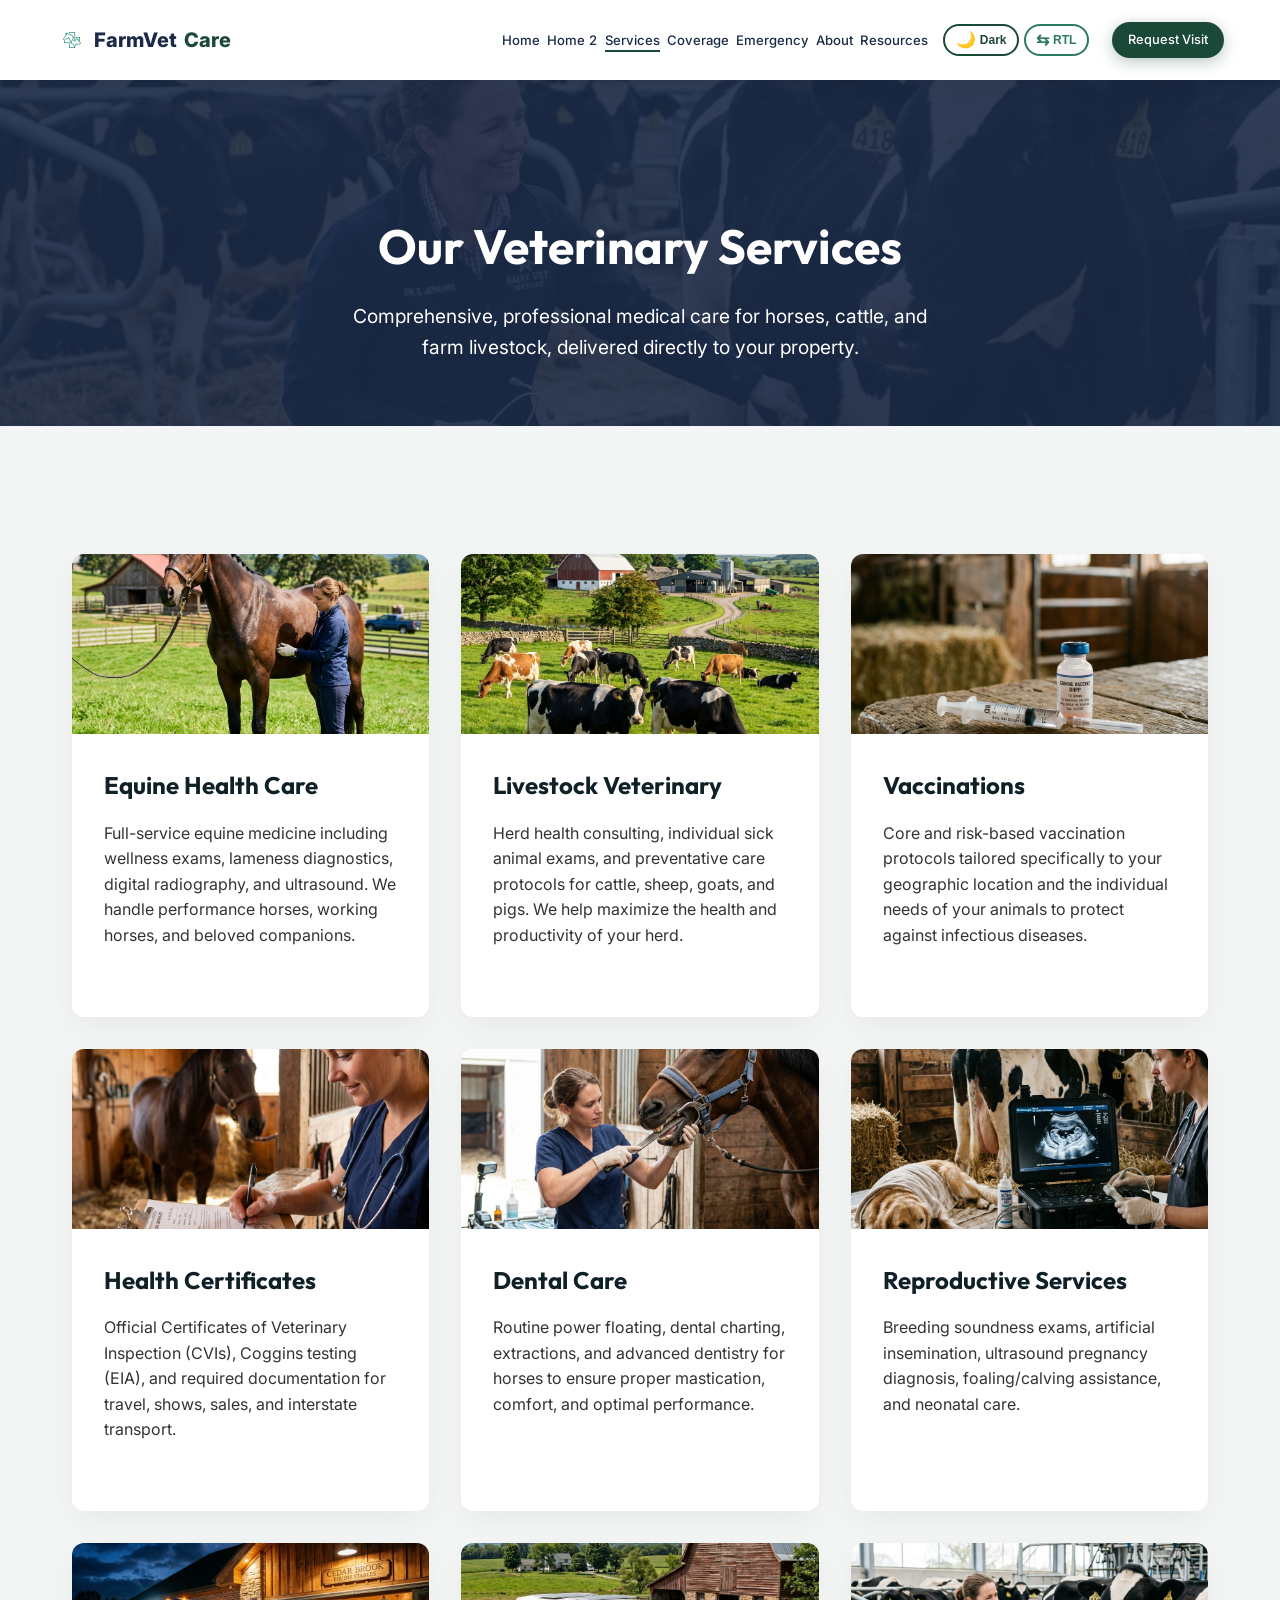
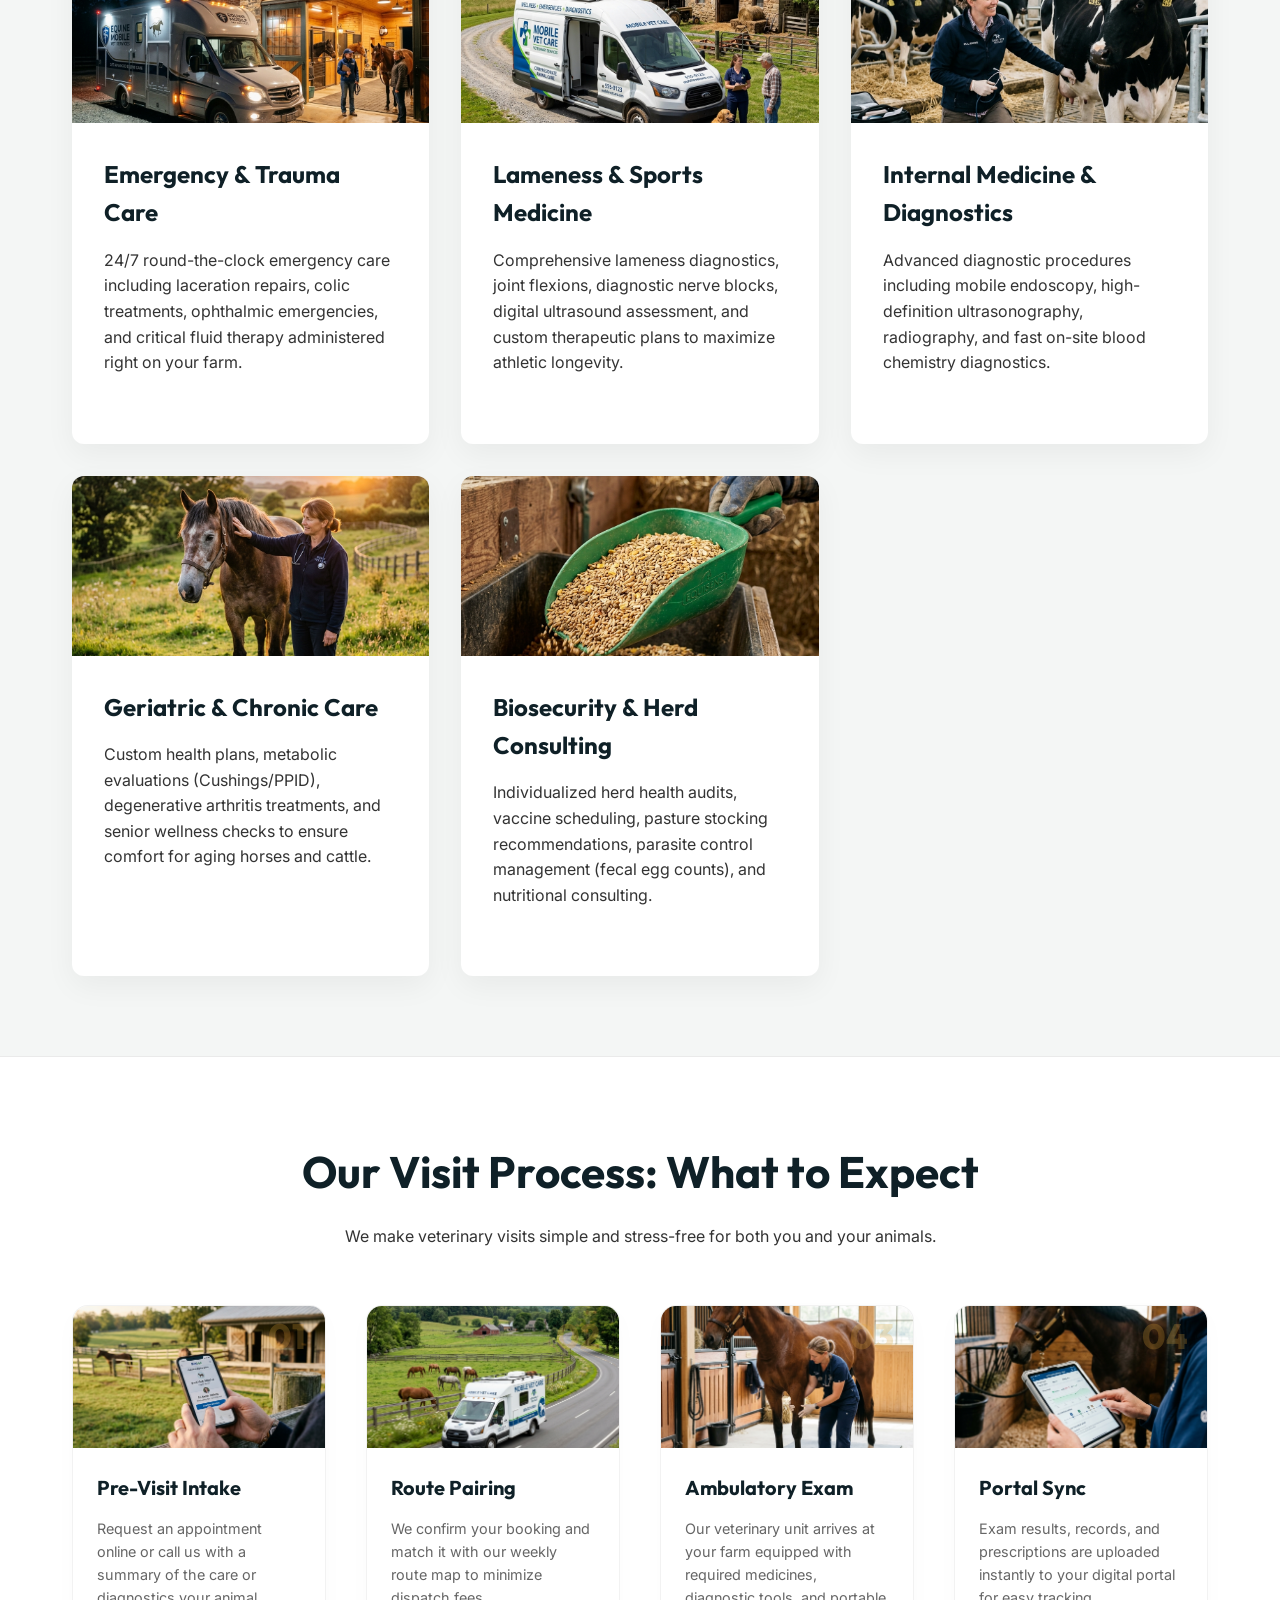
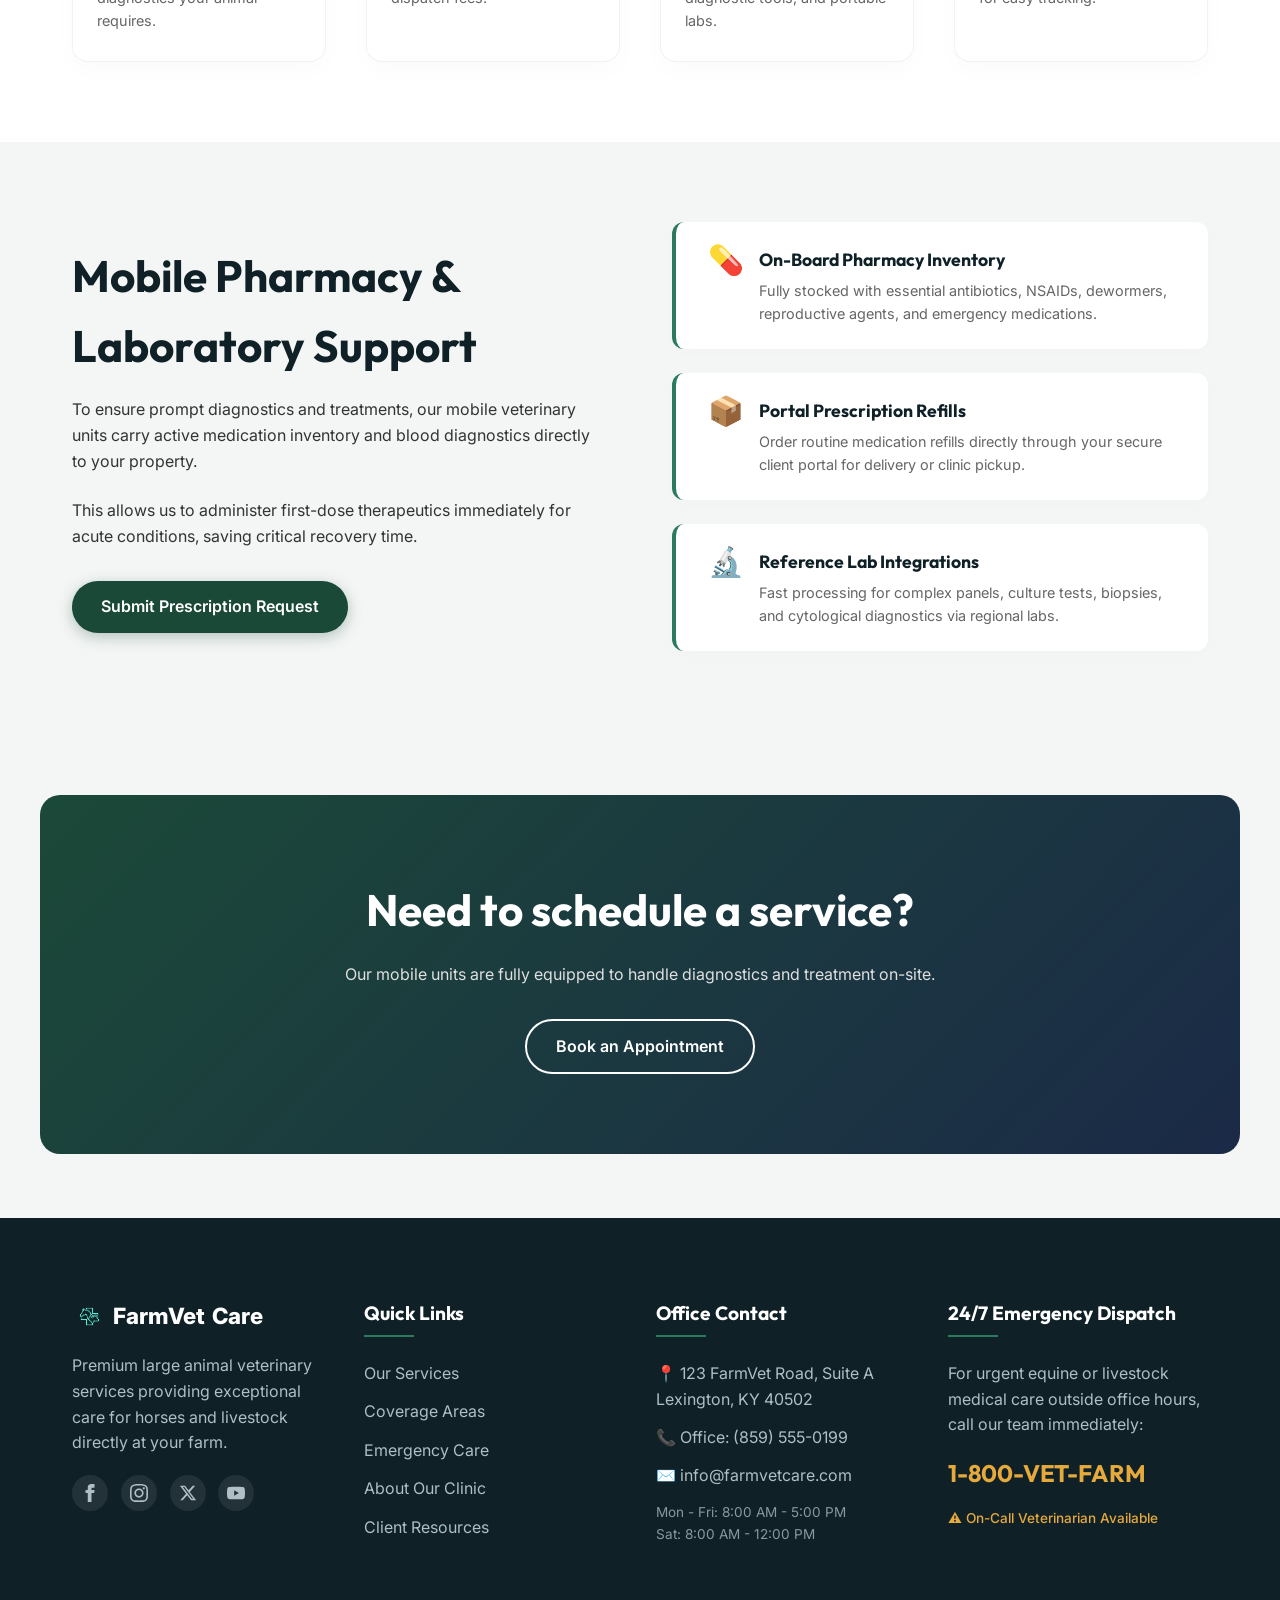
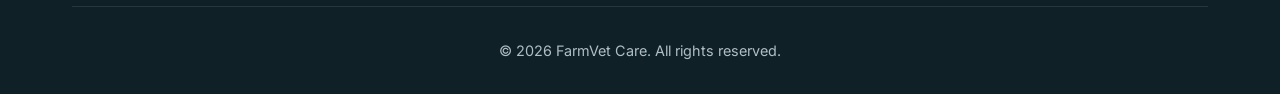
<file: services.html>
<!DOCTYPE html>
<html lang="en">
<head>
    <meta charset="UTF-8">
    <meta name="viewport" content="width=device-width, initial-scale=1.0">
    <title>Services | FarmVet Care</title>
    <link href="https://fonts.googleapis.com/css2?family=Inter:wght@400;500;600&family=Outfit:wght@500;700;800&display=swap" rel="stylesheet">
    <link rel="stylesheet" href="css/styles.css">
    <style>
        /* Process Section Styles */
        .process-steps {
            display: grid;
            grid-template-columns: repeat(auto-fit, minmax(220px, 1fr));
            gap: 2.5rem;
            margin-top: 3.5rem;
        }
        .process-step-card {
            background: var(--white);
            border-radius: 16px;
            box-shadow: 0 8px 25px rgba(0, 0, 0, 0.02);
            border: 1px solid rgba(0, 0, 0, 0.05);
            position: relative;
            transition: var(--transition);
            overflow: hidden;
            display: flex;
            flex-direction: column;
        }
        .process-step-card:hover {
            transform: translateY(-5px);
            box-shadow: 0 15px 35px rgba(0, 0, 0, 0.05);
            border-color: var(--accent);
        }
        .process-step-card img {
            transition: var(--transition);
        }
        .process-step-card:hover img {
            transform: scale(1.05);
        }
        .process-number {
            font-family: 'Outfit', sans-serif;
            font-size: 2.2rem;
            font-weight: 800;
            color: rgba(229, 169, 60, 0.25);
            position: absolute;
            top: 0.8rem;
            right: 1.2rem;
            line-height: 1;
            transition: var(--transition);
            z-index: 2;
        }
        .process-step-card:hover .process-number {
            color: rgba(229, 169, 60, 0.45);
            transform: scale(1.1);
        }
        .process-step-card h3 {
            font-size: 1.25rem;
            margin-bottom: 0.8rem;
            color: var(--secondary);
        }
        .process-step-card p {
            font-size: 0.9rem;
            color: var(--text-muted);
            margin-bottom: 0;
        }

        /* Pharmacy & Diagnostics Layout */
        .support-split {
            display: grid;
            grid-template-columns: 1fr 1fr;
            gap: 4rem;
            align-items: center;
        }
        .support-features {
            display: flex;
            flex-direction: column;
            gap: 1.5rem;
        }
        .support-feature-item {
            background: var(--white);
            padding: 1.5rem 2rem;
            border-radius: 12px;
            box-shadow: 0 4px 15px rgba(0, 0, 0, 0.01);
            border-left: 4px solid var(--accent);
            display: flex;
            gap: 15px;
            align-items: flex-start;
        }
        .support-feature-item span.icon {
            font-size: 1.8rem;
            line-height: 1;
        }
        .support-feature-item h4 {
            font-size: 1.1rem;
            margin-bottom: 0.3rem;
            color: var(--secondary);
        }
        .support-feature-item p {
            font-size: 0.9rem;
            color: var(--text-muted);
            margin-bottom: 0;
        }

        @media (max-width: 992px) {
            .support-split {
                grid-template-columns: 1fr;
                gap: 3rem;
                text-align: center;
            }
            .support-split .btn {
                display: inline-block;
            }
            .support-feature-item {
                text-align: left;
            }
        }

        /* Tablet: center orphan card in process-steps */
        @media (min-width: 768px) and (max-width: 1024px) {
            .process-steps {
                grid-template-columns: repeat(2, 1fr);
            }
            .process-steps > *:last-child:nth-child(odd) {
                grid-column: 1 / -1;
                max-width: calc(50% - 1.25rem);
                justify-self: center;
            }
        }
    </style>
    <link rel="icon" type="image/svg+xml" href="images/favicon.svg">
</head>
<body>

    <header class="header">
        <div class="container nav-container">
            <a href="index.html" class="logo">
                <img src="images/logo.png" alt="FarmVet Care Logo" class="logo-img">
                <span>FarmVet</span> Care
            </a>
            <button class="hamburger">
                <span class="bar"></span>
                <span class="bar"></span>
                <span class="bar"></span>
            </button>
            <ul class="nav-menu">
                <li><a href="index.html">Home</a></li>
                <li><a href="home2.html">Home 2</a></li>
                <li><a href="services.html" class="active">Services</a></li>
                <li><a href="coverage.html">Coverage</a></li>
                <li><a href="emergency.html">Emergency</a></li>
                <li><a href="about.html">About</a></li>

                <li><a href="resources.html">Resources</a></li>
                <li class="nav-controls">
                    <button id="theme-toggle-btn" class="theme-toggle" aria-label="Toggle dark/light mode">
                        <span class="icon-moon">🌙</span>
                        <span class="icon-sun">☀️</span>
                        <span class="toggle-label">Dark</span>
                    </button>
                    <button id="rtl-toggle-btn" class="rtl-toggle" aria-label="Toggle RTL/LTR direction">
                        <span class="rtl-icon">⇆</span>
                        <span class="rtl-label">RTL</span>
                    </button>
                </li>
                <li style="margin-left: 1rem;"><a href="contact.html" class="btn btn-primary" style="color: white;">Request Visit</a></li>
            </ul>
        </div>
    </header>

    <div class="page-header" style="background-image: linear-gradient(rgba(27, 42, 71, 0.9), rgba(27, 42, 71, 0.9)), url('images/services.png');">
        <div class="container fade-in">
            <h1>Our Veterinary Services</h1>
            <p style="font-size: 1.2rem; max-width: 600px; margin: 0 auto;">Comprehensive, professional medical care for horses, cattle, and farm livestock, delivered directly to your property.</p>
        </div>
    </div>

    <section class="section container">
        <div class="grid">
            <div class="card fade-in" style="padding: 0; overflow: hidden; display: flex; flex-direction: column; border-bottom: 4px solid transparent;">
                <div style="height: 180px; width: 100%; overflow: hidden;">
                    <img src="images/equine_care.png" alt="Equine Care" style="width: 100%; height: 100%; object-fit: cover;">
                </div>
                <div style="padding: 2rem 2rem 2.5rem;">
                    <h3>Equine Health Care</h3>
                    <p>Full-service equine medicine including wellness exams, lameness diagnostics, digital radiography, and ultrasound. We handle performance horses, working horses, and beloved companions.</p>
                </div>
            </div>
            <div class="card fade-in" style="padding: 0; overflow: hidden; display: flex; flex-direction: column; border-bottom: 4px solid transparent;">
                <div style="height: 180px; width: 100%; overflow: hidden;">
                    <img src="images/livestock_care.png" alt="Livestock Veterinary" style="width: 100%; height: 100%; object-fit: cover;">
                </div>
                <div style="padding: 2rem 2rem 2.5rem;">
                    <h3>Livestock Veterinary</h3>
                    <p>Herd health consulting, individual sick animal exams, and preventative care protocols for cattle, sheep, goats, and pigs. We help maximize the health and productivity of your herd.</p>
                </div>
            </div>
            <div class="card fade-in" style="padding: 0; overflow: hidden; display: flex; flex-direction: column; border-bottom: 4px solid transparent;">
                <div style="height: 180px; width: 100%; overflow: hidden;">
                    <img src="images/preventive_programs.png" alt="Vaccinations" style="width: 100%; height: 100%; object-fit: cover;">
                </div>
                <div style="padding: 2rem 2rem 2.5rem;">
                    <h3>Vaccinations</h3>
                    <p>Core and risk-based vaccination protocols tailored specifically to your geographic location and the individual needs of your animals to protect against infectious diseases.</p>
                </div>
            </div>
            <div class="card fade-in" style="padding: 0; overflow: hidden; display: flex; flex-direction: column; border-bottom: 4px solid transparent;">
                <div style="height: 180px; width: 100%; overflow: hidden;">
                    <img src="images/health_certificates.png" alt="Health Certificates" style="width: 100%; height: 100%; object-fit: cover;">
                </div>
                <div style="padding: 2rem 2rem 2.5rem;">
                    <h3>Health Certificates</h3>
                    <p>Official Certificates of Veterinary Inspection (CVIs), Coggins testing (EIA), and required documentation for travel, shows, sales, and interstate transport.</p>
                </div>
            </div>
            <div class="card fade-in" style="padding: 0; overflow: hidden; display: flex; flex-direction: column; border-bottom: 4px solid transparent;">
                <div style="height: 180px; width: 100%; overflow: hidden;">
                    <img src="images/dental_care.png" alt="Dental Care" style="width: 100%; height: 100%; object-fit: cover;">
                </div>
                <div style="padding: 2rem 2rem 2.5rem;">
                    <h3>Dental Care</h3>
                    <p>Routine power floating, dental charting, extractions, and advanced dentistry for horses to ensure proper mastication, comfort, and optimal performance.</p>
                </div>
            </div>
            <div class="card fade-in" style="padding: 0; overflow: hidden; display: flex; flex-direction: column; border-bottom: 4px solid transparent;">
                <div style="height: 180px; width: 100%; overflow: hidden;">
                    <img src="images/reproductive_services.png" alt="Reproductive Services" style="width: 100%; height: 100%; object-fit: cover;">
                </div>
                <div style="padding: 2rem 2rem 2.5rem;">
                    <h3>Reproductive Services</h3>
                    <p>Breeding soundness exams, artificial insemination, ultrasound pregnancy diagnosis, foaling/calving assistance, and neonatal care.</p>
                </div>
            </div>
            <div class="card fade-in" style="transition-delay: 0.1s; padding: 0; overflow: hidden; display: flex; flex-direction: column; border-bottom: 4px solid transparent;">
                <div style="height: 180px; width: 100%; overflow: hidden;">
                    <img src="images/emergency.png" alt="Emergency & Trauma Care" style="width: 100%; height: 100%; object-fit: cover;">
                </div>
                <div style="padding: 2rem 2rem 2.5rem;">
                    <h3>Emergency & Trauma Care</h3>
                    <p>24/7 round-the-clock emergency care including laceration repairs, colic treatments, ophthalmic emergencies, and critical fluid therapy administered right on your farm.</p>
                </div>
            </div>
            <div class="card fade-in" style="transition-delay: 0.2s; padding: 0; overflow: hidden; display: flex; flex-direction: column; border-bottom: 4px solid transparent;">
                <div style="height: 180px; width: 100%; overflow: hidden;">
                    <img src="images/mobile_clinic.png" alt="Lameness & Sports Medicine" style="width: 100%; height: 100%; object-fit: cover;">
                </div>
                <div style="padding: 2rem 2rem 2.5rem;">
                    <h3>Lameness & Sports Medicine</h3>
                    <p>Comprehensive lameness diagnostics, joint flexions, diagnostic nerve blocks, digital ultrasound assessment, and custom therapeutic plans to maximize athletic longevity.</p>
                </div>
            </div>
            <div class="card fade-in" style="transition-delay: 0.3s; padding: 0; overflow: hidden; display: flex; flex-direction: column; border-bottom: 4px solid transparent;">
                <div style="height: 180px; width: 100%; overflow: hidden;">
                    <img src="images/services.png" alt="Internal Medicine & Diagnostics" style="width: 100%; height: 100%; object-fit: cover;">
                </div>
                <div style="padding: 2rem 2rem 2.5rem;">
                    <h3>Internal Medicine & Diagnostics</h3>
                    <p>Advanced diagnostic procedures including mobile endoscopy, high-definition ultrasonography, radiography, and fast on-site blood chemistry diagnostics.</p>
                </div>
            </div>
            <div class="card fade-in" style="transition-delay: 0.4s; padding: 0; overflow: hidden; display: flex; flex-direction: column; border-bottom: 4px solid transparent;">
                <div style="height: 180px; width: 100%; overflow: hidden;">
                    <img src="images/geriatric_care.png" alt="Geriatric & Chronic Care" style="width: 100%; height: 100%; object-fit: cover;">
                </div>
                <div style="padding: 2rem 2rem 2.5rem;">
                    <h3>Geriatric & Chronic Care</h3>
                    <p>Custom health plans, metabolic evaluations (Cushings/PPID), degenerative arthritis treatments, and senior wellness checks to ensure comfort for aging horses and cattle.</p>
                </div>
            </div>
            <div class="card fade-in" style="transition-delay: 0.5s; padding: 0; overflow: hidden; display: flex; flex-direction: column; border-bottom: 4px solid transparent;">
                <div style="height: 180px; width: 100%; overflow: hidden;">
                    <img src="images/nutritional_consulting.png" alt="Biosecurity & Herd Consulting" style="width: 100%; height: 100%; object-fit: cover;">
                </div>
                <div style="padding: 2rem 2rem 2.5rem;">
                    <h3>Biosecurity & Herd Consulting</h3>
                    <p>Individualized herd health audits, vaccine scheduling, pasture stocking recommendations, parasite control management (fecal egg counts), and nutritional consulting.</p>
                </div>
            </div>
        </div>
    </section>

    <!-- ==========================================
         SECTION 1: THE VISIT PROCESS
         ========================================== -->
    <section class="section" style="background-color: var(--white); border-top: 1px solid #eaeaea;">
        <div class="container">
            <div class="text-center fade-in">
                <h2>Our Visit Process: What to Expect</h2>
                <p style="max-width: 600px; margin: 0 auto;">We make veterinary visits simple and stress-free for both you and your animals.</p>
            </div>
            
            <div class="process-steps">
                <div class="process-step-card fade-in">
                    <div style="aspect-ratio: 16 / 9; width: 100%; overflow: hidden; position: relative;">
                        <img src="images/workflow_booking.png" alt="Pre-Visit Intake" style="width: 100%; height: 100%; object-fit: cover;">
                        <span class="process-number">01</span>
                    </div>
                    <div style="padding: 1.5rem 1.5rem 1.8rem;">
                        <h3>Pre-Visit Intake</h3>
                        <p>Request an appointment online or call us with a summary of the care or diagnostics your animal requires.</p>
                    </div>
                </div>
                
                <div class="process-step-card fade-in" style="transition-delay: 0.1s;">
                    <div style="aspect-ratio: 16 / 9; width: 100%; overflow: hidden; position: relative;">
                        <img src="images/workflow_dispatch.png" alt="Route Pairing" style="width: 100%; height: 100%; object-fit: cover;">
                        <span class="process-number">02</span>
                    </div>
                    <div style="padding: 1.5rem 1.5rem 1.8rem;">
                        <h3>Route Pairing</h3>
                        <p>We confirm your booking and match it with our weekly route map to minimize dispatch fees.</p>
                    </div>
                </div>
                
                <div class="process-step-card fade-in" style="transition-delay: 0.2s;">
                    <div style="aspect-ratio: 16 / 9; width: 100%; overflow: hidden; position: relative;">
                        <img src="images/workflow_treatment.png" alt="Ambulatory Exam" style="width: 100%; height: 100%; object-fit: cover;">
                        <span class="process-number">03</span>
                    </div>
                    <div style="padding: 1.5rem 1.5rem 1.8rem;">
                        <h3>Ambulatory Exam</h3>
                        <p>Our veterinary unit arrives at your farm equipped with required medicines, diagnostic tools, and portable labs.</p>
                    </div>
                </div>
                
                <div class="process-step-card fade-in" style="transition-delay: 0.3s;">
                    <div style="aspect-ratio: 16 / 9; width: 100%; overflow: hidden; position: relative;">
                        <img src="images/workflow_records.png" alt="Portal Sync" style="width: 100%; height: 100%; object-fit: cover;">
                        <span class="process-number">04</span>
                    </div>
                    <div style="padding: 1.5rem 1.5rem 1.8rem;">
                        <h3>Portal Sync</h3>
                        <p>Exam results, records, and prescriptions are uploaded instantly to your digital portal for easy tracking.</p>
                    </div>
                </div>
            </div>
        </div>
    </section>

    <!-- ==========================================
         SECTION 2: PHARMACY & DIAGNOSTIC SUPPORT
         ========================================== -->
    <section class="section container">
        <div class="support-split">
            <div class="fade-in">
                <h2>Mobile Pharmacy & Laboratory Support</h2>
                <p>To ensure prompt diagnostics and treatments, our mobile veterinary units carry active medication inventory and blood diagnostics directly to your property.</p>
                <p>This allows us to administer first-dose therapeutics immediately for acute conditions, saving critical recovery time.</p>
                <div style="margin-top: 2rem;">
                    <a href="contact.html" class="btn btn-primary">Submit Prescription Request</a>
                </div>
            </div>
            
            <div class="support-features fade-in" style="transition-delay: 0.2s;">
                <!-- Item 1 -->
                <div class="support-feature-item">
                    <span class="icon">💊</span>
                    <div>
                        <h4>On-Board Pharmacy Inventory</h4>
                        <p>Fully stocked with essential antibiotics, NSAIDs, dewormers, reproductive agents, and emergency medications.</p>
                    </div>
                </div>
                
                <!-- Item 2 -->
                <div class="support-feature-item">
                    <span class="icon">📦</span>
                    <div>
                        <h4>Portal Prescription Refills</h4>
                        <p>Order routine medication refills directly through your secure client portal for delivery or clinic pickup.</p>
                    </div>
                </div>
                
                <!-- Item 3 -->
                <div class="support-feature-item">
                    <span class="icon">🔬</span>
                    <div>
                        <h4>Reference Lab Integrations</h4>
                        <p>Fast processing for complex panels, culture tests, biopsies, and cytological diagnostics via regional labs.</p>
                    </div>
                </div>
            </div>
        </div>
    </section>

    <section class="cta-section fade-in">
        <h2>Need to schedule a service?</h2>
        <p style="margin-bottom: 2rem; color: #E0E0E0;">Our mobile units are fully equipped to handle diagnostics and treatment on-site.</p>
        <a href="contact.html" class="btn btn-secondary">Book an Appointment</a>
    </section>

    <footer class="footer">
        <div class="container">
            <div class="footer-grid">
                <div class="footer-col">
                    <div class="logo" style="margin-bottom: 1.2rem; color: var(--white); font-size: 1.4rem;">
                        <img src="images/logo.png" alt="FarmVet Care Logo" class="logo-img" style="filter: brightness(2) saturate(1.2); height: 35px;">
                        <span>FarmVet</span> Care
                    </div>
                    <p>Premium large animal veterinary services providing exceptional care for horses and livestock directly at your farm.</p>
                    <div class="social-icons">
                        <a href="#" class="social-icon-link" aria-label="Facebook">
                            <svg width="18" height="18" fill="currentColor" viewBox="0 0 24 24"><path d="M9 8h-3v4h3v12h5v-12h3.642l.358-4h-4v-1.667c0-.955.192-1.333 1.115-1.333h2.885v-5h-3.808c-3.596 0-5.192 1.583-5.192 4.615v3.385z"/></svg>
                        </a>
                        <a href="#" class="social-icon-link" aria-label="Instagram">
                            <svg width="18" height="18" fill="currentColor" viewBox="0 0 24 24"><path d="M12 2.163c3.204 0 3.584.012 4.85.07 3.252.148 4.771 1.691 4.919 4.919.058 1.265.069 1.645.069 4.849 0 3.205-.012 3.584-.069 4.849-.149 3.225-1.664 4.771-4.919 4.919-1.266.058-1.644.07-4.85.07-3.204 0-3.584-.012-4.849-.07-3.26-.149-4.771-1.699-4.919-4.92-.058-1.265-.07-1.644-.07-4.849 0-3.204.013-3.583.07-4.849.149-3.227 1.664-4.771 4.919-4.919 1.266-.057 1.645-.069 4.849-.069zm0-2c-3.259 0-3.667.014-4.947.072-4.358.2-6.78 2.618-6.98 6.98-.059 1.281-.073 1.689-.073 4.948 0 3.259.014 3.668.072 4.948.2 4.358 2.618 6.78 6.98 6.98 1.281.058 1.689.072 4.948.072 3.259 0 3.668-.014 4.948-.072 4.354-.2 6.782-2.618 6.979-6.98.059-1.28.073-1.689.073-4.948 0-3.259-.014-3.667-.072-4.947-.196-4.354-2.617-6.78-6.979-6.98-1.281-.059-1.69-.073-4.949-.073zm0 5.838c-3.403 0-6.162 2.759-6.162 6.162s2.759 6.163 6.162 6.163 6.162-2.759 6.162-6.163c0-3.403-2.759-6.162-6.162-6.162zm0 10.162c-2.209 0-4-1.79-4-4 0-2.209 1.791-4 4-4s4 1.791 4 4c0 2.21-1.791 4-4 4zm6.406-11.845c-.796 0-1.441.645-1.441 1.44s.645 1.44 1.441 1.44c.795 0 1.439-.645 1.439-1.44s-.644-1.44-1.439-1.44z"/></svg>
                        </a>
                        <a href="#" class="social-icon-link" aria-label="Twitter">
                            <svg width="18" height="18" fill="currentColor" viewBox="0 0 24 24"><path d="M18.244 2.25h3.308l-7.227 8.26 8.502 11.24H16.17l-5.214-6.817L4.99 21.75H1.68l7.73-8.835L1.254 2.25H8.08l4.713 6.231zm-1.161 17.52h1.833L7.084 4.126H5.117z"/></svg>
                        </a>
                        <a href="#" class="social-icon-link" aria-label="YouTube">
                            <svg width="18" height="18" fill="currentColor" viewBox="0 0 24 24"><path d="M23.498 6.163a3.003 3.003 0 0 0-2.11-2.11C19.518 3.545 12 3.545 12 3.545s-7.518 0-9.388.507a3.003 3.003 0 0 0-2.11 2.11C0 8.033 0 12 0 12s0 3.967.502 5.837a3.003 3.003 0 0 0 2.11 2.11c1.87.507 9.388.507 9.388.507s7.518 0 9.388-.507a3.003 3.003 0 0 0 2.11-2.11C24 15.967 24 12 24 12s0-3.967-.502-5.837zM9.545 15.568V8.432L15.818 12l-6.273 3.568z"/></svg>
                        </a>
                    </div>
                </div>
                <div class="footer-col">
                    <h4>Quick Links</h4>
                    <a href="services.html">Our Services</a>
                    <a href="coverage.html">Coverage Areas</a>
                    <a href="emergency.html">Emergency Care</a>
                    <a href="about.html">About Our Clinic</a>
                    <a href="resources.html">Client Resources</a>
                </div>
                <div class="footer-col">
                    <h4>Office Contact</h4>
                    <p>📍 123 FarmVet Road, Suite A<br>Lexington, KY 40502</p>
                    <p>📞 Office: (859) 555-0199</p>
                    <p>✉️ info@farmvetcare.com</p>
                    <p style="margin-top: 0.8rem; font-size: 0.85rem; color: #8898a0;">Mon - Fri: 8:00 AM - 5:00 PM<br>Sat: 8:00 AM - 12:00 PM</p>
                </div>
                <div class="footer-col">
                    <h4>24/7 Emergency Dispatch</h4>
                    <p>For urgent equine or livestock medical care outside office hours, call our team immediately:</p>
                    <h3 style="color: var(--highlight); font-size: 1.5rem; margin-top: 1rem; white-space: nowrap;">1-800-VET-FARM</h3>
                    <p style="font-size: 0.85rem; color: #E5A93C; margin-top: 0.5rem; font-weight: 500;">⚠️ On-Call Veterinarian Available</p>
                </div>
            </div>
            <div class="footer-bottom">
                &copy; 2026 FarmVet Care. All rights reserved.
            </div>
        </div>
    </footer>

    <script src="js/main.js"></script>
</body>
</html>
</file>
<file: css/styles.css>
:root {
  --primary: #1B4938; /* Dark Green */
  --secondary: #0F2027; /* Very Dark Blue/Green */
  --accent: #2C7A5D; /* Lighter Green */
  --highlight: #E5A93C; /* Golden for contrast */
  --navy: #1B2A47;
  --white: #FFFFFF;
  --light-gray: #F4F6F5;
  --text-main: #333333;
  --text-muted: #666666;
  --transition: all 0.3s cubic-bezier(0.25, 0.8, 0.25, 1);

  /* Theme toggle token */
  --bg-body: #F4F6F5;
  --bg-card: #FFFFFF;
  --bg-header: #FFFFFF;
  --border-color: rgba(0,0,0,0.06);
  --text-on-card: #333333;
}

/* ============================
   DARK THEME OVERRIDES
   ============================ */
[data-theme="dark"] {
  --white: #1E2A23;
  --light-gray: #151F1A;
  --bg-body: #151F1A;
  --bg-card: #1E2A23;
  --bg-header: #111A14;
  --text-main: #E8EDE9;
  --text-muted: #93A89A;
  --text-on-card: #E8EDE9;
  --secondary: #C8D8CC;
  --navy: #A8C4B4;
  --border-color: rgba(255,255,255,0.07);
}

/* Smooth theme transition on all elements */
*, *::before, *::after {
  transition: background-color 0.35s ease, color 0.35s ease, border-color 0.35s ease, box-shadow 0.35s ease;
}

/* Dark theme body & card surfaces */
[data-theme="dark"] body {
  background-color: var(--bg-body);
  color: var(--text-main);
}
[data-theme="dark"] .header {
  background-color: var(--bg-header);
  box-shadow: 0 4px 20px rgba(0,0,0,0.4);
}
[data-theme="dark"] .card,
[data-theme="dark"] .nav-menu {
  background-color: var(--bg-card);
}
[data-theme="dark"] .card {
  box-shadow: 0 10px 30px rgba(0,0,0,0.3);
}
[data-theme="dark"] .card h3,
[data-theme="dark"] .card h4,
[data-theme="dark"] h1,
[data-theme="dark"] h2,
[data-theme="dark"] h3,
[data-theme="dark"] h4 {
  color: var(--text-main);
}
[data-theme="dark"] .logo {
  color: #5CBA8A;
  mix-blend-mode: screen;
}
[data-theme="dark"] .logo span {
  color: #A8C4B4;
}
[data-theme="dark"] .logo-img {
  filter: invert(1) hue-rotate(180deg) brightness(1.5) !important;
}
[data-theme="dark"] .nav-menu a {
  color: var(--text-main);
}
[data-theme="dark"] .split-section,
[data-theme="dark"] section[style*="background-color: var(--white)"],
[data-theme="dark"] .footer {
  background-color: var(--bg-card) !important;
}
[data-theme="dark"] .footer {
  background-color: #080D0A !important;
  border-top: 1px solid rgba(255, 255, 255, 0.1);
}
[data-theme="dark"] .footer-col p,
[data-theme="dark"] .footer-col a {
  color: var(--text-main);
}
[data-theme="dark"] .footer-col h4 {
  color: var(--text-main);
}
[data-theme="dark"] .footer-bottom {
  color: var(--text-muted);
  border-top-color: rgba(255,255,255,0.08);
}
[data-theme="dark"] .page-header {
  background-color: #0D1610 !important;
}

/* ==========================================================================
   DARK THEME TEXT CONTRAST & BUTTON CORRECTIONS (EXPLICIT WHITE TEXT OVERRIDES)
   ========================================================================== */
[data-theme="dark"] .hero,
[data-theme="dark"] .hero h1,
[data-theme="dark"] .hero p,
[data-theme="dark"] .hero-marketing,
[data-theme="dark"] .hero-marketing h1,
[data-theme="dark"] .hero-marketing p,
[data-theme="dark"] .page-header,
[data-theme="dark"] .page-header h1,
[data-theme="dark"] .page-header p,
[data-theme="dark"] .cta-section,
[data-theme="dark"] .cta-section h2,
[data-theme="dark"] .cta-section p,
[data-theme="dark"] .footer,
[data-theme="dark"] .footer-col h4,
[data-theme="dark"] .footer-col .logo,
[data-theme="dark"] .footer-col .logo span,
[data-theme="dark"] .capability-stats,
[data-theme="dark"] .capability-stats h3,
[data-theme="dark"] .capability-stats p,
[data-theme="dark"] .triage-header-block,
[data-theme="dark"] .triage-header-block h3,
[data-theme="dark"] .triage-header-block p,
[data-theme="dark"] .emergency-banner,
[data-theme="dark"] .back-to-top,
[data-theme="dark"] .social-icon-link,
[data-theme="dark"] .faq-icon-arrow {
  color: #FFFFFF !important;
}

[data-theme="dark"] .btn-primary,
[data-theme="dark"] .btn-primary:hover,
[data-theme="dark"] .btn-danger,
[data-theme="dark"] .btn-danger:hover,
[data-theme="dark"] .theme-toggle:hover,
[data-theme="dark"] .rtl-toggle:hover,
[data-theme="dark"] .social-icon-link:hover,
[data-theme="dark"] .footer-col a:hover {
  color: #FFFFFF !important;
}

/* Call to Action Section Button styling (Light & Dark Themes) */
.cta-section .btn-secondary {
  background-color: transparent !important;
  color: #FFFFFF !important;
  border-color: #FFFFFF !important;
  transition: var(--transition);
}

.cta-section .btn-secondary:hover {
  background-color: #FFFFFF !important;
  color: var(--primary) !important;
  border-color: #FFFFFF !important;
  transform: translateY(-2px);
  box-shadow: 0 6px 20px rgba(0, 0, 0, 0.15);
}

[data-theme="dark"] .route-day-badge {
  background-color: var(--primary) !important;
  color: #FFFFFF !important;
}

/* ==========================================================================
   INLINE & CLASS CONTRAST OVERRIDES FOR DARK MODE
   ========================================================================== */

/* 1. Inline var(--primary) text color overrides & structural fallbacks */
[data-theme="dark"] a[style*="color: var(--primary)"],
[data-theme="dark"] .card a {
  color: #5CBA8A !important;
}
[data-theme="dark"] a[style*="color: var(--primary)"]:hover,
[data-theme="dark"] .card a:hover {
  color: #FFFFFF !important;
}

[data-theme="dark"] h1[style*="color: var(--primary)"],
[data-theme="dark"] h2[style*="color: var(--primary)"],
[data-theme="dark"] h3[style*="color: var(--primary)"],
[data-theme="dark"] h4[style*="color: var(--primary)"],
[data-theme="dark"] .card h2,
[data-theme="dark"] .card h3,
[data-theme="dark"] .card h4,
[data-theme="dark"] .timeline .content h3,
[data-theme="dark"] .map-container h3,
[data-theme="dark"] .contact-grid h2 {
  color: var(--text-main) !important;
}

/* Statistics counters in card stats */
[data-theme="dark"] .card h1 {
  color: #5CBA8A !important;
}

[data-theme="dark"] span[style*="color: var(--primary)"] {
  color: #5CBA8A !important;
}

/* 2. FAQ section in resources.html */
[data-theme="dark"] .faq-item.active .faq-question {
  color: #5CBA8A !important;
  border-bottom-color: rgba(255, 255, 255, 0.08) !important;
}

/* 3. Partner links in resources.html */
[data-theme="dark"] .partner-btn {
  color: #5CBA8A !important;
}
[data-theme="dark"] .partner-btn:hover {
  color: #FFFFFF !important;
}

/* 4. Triage blocks in emergency.html (restore semantic colors with high contrast) */
[data-theme="dark"] .triage-header-block.red,
[data-theme="dark"] .triage-header-block.red h3,
[data-theme="dark"] .triage-header-block.red p {
  color: #FF8A80 !important;
  background-color: rgba(211, 47, 47, 0.15) !important;
}
[data-theme="dark"] .triage-header-block.green,
[data-theme="dark"] .triage-header-block.green h3,
[data-theme="dark"] .triage-header-block.green p {
  color: #5CBA8A !important;
  background-color: rgba(92, 186, 138, 0.15) !important;
}

/* 5. Custom Button and inputs on pages */
[data-theme="dark"] .pairing-btn {
  color: #FFFFFF !important;
}

[data-theme="dark"] .contact-social-link {
  background-color: rgba(92, 186, 138, 0.15) !important;
  color: #5CBA8A !important;
}
[data-theme="dark"] .contact-social-link:hover {
  background-color: #5CBA8A !important;
  color: #0D1610 !important;
}

/* Generic secondary buttons in dark mode */
[data-theme="dark"] .btn-secondary {
  background-color: transparent !important;
  color: #5CBA8A !important;
  border-color: #5CBA8A !important;
}
[data-theme="dark"] .btn-secondary:hover {
  background-color: #5CBA8A !important;
  color: #0D1610 !important;
  border-color: #5CBA8A !important;
}

/* Maintain white color for CTA buttons in dark mode */
[data-theme="dark"] .cta-section .btn-secondary {
  background-color: transparent !important;
  color: #FFFFFF !important;
  border-color: #FFFFFF !important;
}
[data-theme="dark"] .cta-section .btn-secondary:hover {
  background-color: #FFFFFF !important;
  color: var(--primary) !important;
  border-color: #FFFFFF !important;
}


/* Bullet points checkmark spans in dark mode */
[data-theme="dark"] .split-content ul li span {
  color: #5CBA8A !important;
}

/* Checkmarks with gold backgrounds in dark mode */
[data-theme="dark"] div[style*="background: var(--highlight)"],
[data-theme="dark"] div[style*="background:var(--highlight)"] {
  color: #0D1610 !important;
}

/* Card icon SVGs styling in dark mode */
[data-theme="dark"] .card-icon {
  background-color: #5CBA8A !important;
}
[data-theme="dark"] .card-icon svg {
  stroke: #0D1610 !important;
}

/* FAQ active arrows background and color in dark mode */
[data-theme="dark"] .faq-item details[open] summary .faq-icon-arrow {
  background-color: #5CBA8A !important;
  color: #0D1610 !important;
}

/* Insight card hover titles and links in dark mode */
[data-theme="dark"] .insight-card:hover .insight-body h3 {
  color: #5CBA8A !important;
}
[data-theme="dark"] .insight-link {
  color: #5CBA8A !important;
}
[data-theme="dark"] .insight-link:hover {
  color: #FFFFFF !important;
}

/* Route day header for Friday in dark mode */
[data-theme="dark"] .route-day-header[style*="background: var(--primary)"],
[data-theme="dark"] .route-day-header[style*="background: var(--primary)"] h3,
[data-theme="dark"] .route-day-header[style*="background:var(--primary)"],
[data-theme="dark"] .route-day-header[style*="background:var(--primary)"] h3,
[data-theme="dark"] .route-day-card:nth-of-type(3) .route-day-header,
[data-theme="dark"] .route-day-card:nth-of-type(3) .route-day-header h3 {
  color: #FFFFFF !important;
}

/* Capability statistics card in home2.html dark mode */
[data-theme="dark"] .capability-stats {
  background-color: var(--bg-card) !important;
  color: var(--text-main) !important;
  box-shadow: 0 20px 45px rgba(0, 0, 0, 0.4) !important;
}
[data-theme="dark"] .capability-stats h3 {
  color: #FFFFFF !important;
}
[data-theme="dark"] .stat-label {
  color: var(--text-muted) !important;
}
[data-theme="dark"] .stat-box {
  border-bottom-color: rgba(255, 255, 255, 0.08) !important;
}

/* ============================
   CONTACT PAGE SOCIAL LINK LIGHT MODE
   ============================ */
.contact-social-link {
  display: flex;
  align-items: center;
  justify-content: center;
  width: 38px;
  height: 38px;
  border-radius: 50%;
  background: rgba(27, 73, 56, 0.08);
  color: var(--primary);
  transition: var(--transition);
}

.contact-social-link:hover {
  background: var(--primary);
  color: var(--white);
}


/* ============================
   THEME TOGGLE BUTTON
   ============================ */
.theme-toggle {
  background: none;
  border: 2px solid var(--primary);
  border-radius: 50px;
  cursor: pointer;
  display: flex;
  align-items: center;
  gap: 6px;
  padding: 0.45rem 0.9rem;
  font-size: 0.85rem;
  font-weight: 600;
  color: var(--primary);
  transition: var(--transition);
  white-space: nowrap;
  flex-shrink: 0;
}
.theme-toggle:hover {
  background-color: var(--primary);
  color: var(--white);
}
.theme-toggle .icon-sun,
.theme-toggle .icon-moon {
  font-size: 1rem;
  line-height: 1;
}
/* In dark mode, show Sun; in light mode, show Moon */
.theme-toggle .icon-sun  { display: none; }
.theme-toggle .icon-moon { display: inline; }
[data-theme="dark"] .theme-toggle .icon-sun  { display: inline; }
[data-theme="dark"] .theme-toggle .icon-moon { display: none; }
[data-theme="dark"] .theme-toggle {
  border-color: #5CBA8A;
  color: #5CBA8A;
}
[data-theme="dark"] .theme-toggle:hover {
  background-color: #5CBA8A;
  color: #0D1610;
}

/* ============================
   RTL TOGGLE BUTTON
   ============================ */
.rtl-toggle {
  background: none;
  border: 2px solid var(--accent);
  border-radius: 50px;
  cursor: pointer;
  display: flex;
  align-items: center;
  gap: 6px;
  padding: 0.45rem 0.9rem;
  font-size: 0.85rem;
  font-weight: 600;
  color: var(--accent);
  transition: var(--transition);
  white-space: nowrap;
  flex-shrink: 0;
}
.rtl-toggle:hover {
  background-color: var(--accent);
  color: var(--white);
}
.rtl-toggle .rtl-icon {
  font-size: 1rem;
  line-height: 1;
}
[data-theme="dark"] .rtl-toggle {
  border-color: #5CBA8A;
  color: #5CBA8A;
}
[data-theme="dark"] .rtl-toggle:hover {
  background-color: #5CBA8A;
  color: #0D1610;
}

/* ============================
   RTL LAYOUT OVERRIDES
   ============================ */
[dir="rtl"] {
  direction: rtl;
  text-align: right;
}
[dir="rtl"] .nav-container {
  flex-direction: row-reverse;
}
[dir="rtl"] .nav-menu {
  flex-direction: row-reverse;
}
[dir="rtl"] .nav-menu a::after {
  left: auto;
  right: 0;
}
[dir="rtl"] .nav-controls {
  margin-left: 0;
  margin-right: 1.2rem;
}
[dir="rtl"] .nav-menu li[style*="margin-left"] {
  margin-left: 0 !important;
  margin-right: 1rem !important;
}
[dir="rtl"] .hero-content {
  text-align: center;
}
[dir="rtl"] .hero-buttons {
  flex-direction: row-reverse;
}
[dir="rtl"] .split-section {
  flex-direction: row-reverse;
}
[dir="rtl"] .footer-col h4::after {
  left: auto;
  right: 0;
}
[dir="rtl"] .footer-col a:hover {
  padding-left: 0;
  padding-right: 5px;
}
[dir="rtl"] .text-center {
  text-align: center;
}
[dir="rtl"] .footer-bottom {
  text-align: center;
}
[dir="rtl"] .cta-section {
  text-align: center;
}
[dir="rtl"] .page-header {
  text-align: center;
}
[dir="rtl"] input,
[dir="rtl"] textarea,
[dir="rtl"] select {
  text-align: right;
}
[dir="rtl"] .hours-row {
  flex-direction: row-reverse;
}
[dir="rtl"] .support-feature-item,
[dir="rtl"] .fleet-check-item,
[dir="rtl"] .prep-item-box,
[dir="rtl"] .history-year-card {
  flex-direction: row-reverse;
  text-align: right;
}


* {
  margin: 0;
  padding: 0;
  box-sizing: border-box;
}

body {
  font-family: 'Inter', 'Roboto', sans-serif;
  color: var(--text-main);
  line-height: 1.6;
  background-color: var(--light-gray);
  overflow-x: hidden;
}

/* Typography */
h1, h2, h3, h4, h5, h6 {
  font-family: 'Outfit', 'Inter', sans-serif;
  color: var(--secondary);
  font-weight: 700;
  margin-bottom: 1rem;
}

h2 {
  font-size: 44px;
}

p {
  margin-bottom: 1.5rem;
}

a {
  text-decoration: none;
  color: var(--primary);
  transition: var(--transition);
}

a:hover {
  color: var(--accent);
}

ul {
  list-style: none;
}

/* Layout Classes */
.container {
  width: 100%;
  max-width: 1200px;
  margin: 0 auto;
  padding: 0 2rem;
}

.section {
  padding-top: 5rem;
  padding-bottom: 5rem;
}

.text-center {
  text-align: center;
}

/* Header & Navigation */
.header {
  background-color: var(--white);
  box-shadow: 0 4px 20px rgba(0, 0, 0, 0.05);
  position: sticky;
  top: 0;
  z-index: 1000;
  transition: var(--transition);
}

.nav-container {
  display: flex;
  justify-content: space-between;
  align-items: center;
  height: 80px;
}

.logo {
  font-size: 1.5rem;
  font-weight: 800;
  color: var(--primary);
  display: flex;
  align-items: center;
  gap: 0.5rem;
  white-space: nowrap;
}

.logo-img {
  height: 40px;
  width: auto;
  object-fit: contain;
}

.logo span {
  color: var(--navy);
}

.nav-menu {
  display: flex;
  gap: 0.85rem;
  align-items: center;
}

/* Container for theme + RTL buttons inside the nav */
.nav-controls {
  display: flex;
  align-items: center;
  gap: 0.5rem;
  margin-left: 1.2rem;
}

.nav-menu .btn {
  padding: 0.55rem 1.3rem;
  font-size: 0.9rem;
}

.nav-menu a {
  color: var(--navy);
  font-weight: 500;
  font-size: 0.95rem;
  position: relative;
  white-space: nowrap;
}

.nav-menu a::after {
  content: '';
  position: absolute;
  width: 0;
  height: 2px;
  bottom: -4px;
  left: 0;
  background-color: var(--primary);
  transition: var(--transition);
}

.nav-menu a:hover::after,
.nav-menu a.active::after {
  width: 100%;
}

.btn {
  display: inline-block;
  padding: 0.8rem 1.8rem;
  border-radius: 50px;
  font-weight: 600;
  cursor: pointer;
  border: none;
  transition: var(--transition);
  text-align: center;
}

.btn-primary {
  background-color: var(--primary);
  color: var(--white);
  box-shadow: 0 4px 15px rgba(27, 73, 56, 0.3);
}

.btn-primary:hover {
  background-color: var(--accent);
  color: var(--white);
  transform: translateY(-2px);
  box-shadow: 0 6px 20px rgba(44, 122, 93, 0.4);
}

.btn-secondary {
  background-color: var(--white);
  color: var(--primary);
  border: 2px solid var(--primary);
}

.btn-secondary:hover {
  background-color: var(--primary);
  color: var(--white);
}

.btn-danger {
  background-color: #D32F2F;
  color: var(--white);
  box-shadow: 0 4px 15px rgba(211, 47, 47, 0.3);
}

.btn-danger:hover {
  background-color: #B71C1C;
  transform: translateY(-2px);
}

/* Hamburger Menu */
.hamburger {
  display: none;
  cursor: pointer;
  background: none;
  border: none;
}

.bar {
  display: block;
  width: 25px;
  height: 3px;
  margin: 5px auto;
  transition: var(--transition);
  background-color: var(--navy);
}

/* Hero Section */
.hero {
  position: relative;
  height: 85vh;
  min-height: 600px;
  display: flex;
  align-items: center;
  background: linear-gradient(rgba(15, 32, 39, 0.7), rgba(15, 32, 39, 0.5)), url('../images/hero.png') center/cover no-repeat;
  color: var(--white);
}

.hero-content {
  max-width: 800px;
  margin: 0 auto;
  text-align: center;
  animation: fadeUp 1s ease-out forwards;
  opacity: 0;
  transform: translateY(30px);
}

.hero h1 {
  color: var(--white);
  font-size: 3.5rem;
  line-height: 1.2;
  margin-bottom: 1.5rem;
}

.hero p {
  font-size: 1.25rem;
  margin-bottom: 2rem;
  opacity: 0.9;
}

.hero-buttons {
  display: flex;
  gap: 1rem;
  justify-content: center;
}

/* Features/Services Section */
.grid {
  display: grid;
  grid-template-columns: repeat(auto-fit, minmax(300px, 1fr));
  gap: 2rem;
  margin-top: 3rem;
}

.card {
  background: var(--white);
  border-radius: 12px;
  padding: 2.5rem;
  box-shadow: 0 10px 30px rgba(0, 0, 0, 0.05);
  transition: var(--transition);
  position: relative;
  overflow: hidden;
  border-bottom: 4px solid transparent;
}

.card:hover {
  transform: translateY(-10px);
  border-bottom-color: var(--primary);
  box-shadow: 0 15px 40px rgba(0, 0, 0, 0.1);
}

.card img {
  transition: var(--transition);
}

.card:hover img {
  transform: scale(1.05);
}

.card-icon {
  font-size: 2.5rem;
  color: var(--primary);
  margin-bottom: 1.5rem;
}

.card h3 {
  font-size: 1.5rem;
  margin-bottom: 1rem;
}

/* Split Section (Image & Text) */
.split-section {
  display: flex;
  align-items: center;
  gap: 4rem;
}

.split-content {
  flex: 1;
}

.split-image {
  flex: 1;
  border-radius: 16px;
  overflow: hidden;
  box-shadow: 0 20px 40px rgba(0, 0, 0, 0.1);
}

.split-image img {
  width: 100%;
  height: auto;
  display: block;
  transition: transform 0.5s ease;
}

.split-image:hover img {
  transform: scale(1.05);
}

/* Call to Action Section */
.cta-section {
  background-color: var(--navy);
  color: var(--white);
  text-align: center;
  padding: 5rem 2rem;
  border-radius: 20px;
  margin: 4rem auto;
  max-width: 1200px;
  background-image: linear-gradient(135deg, var(--primary) 0%, var(--navy) 100%);
}

.cta-section h2 {
  color: var(--white);
}

/* Footer */
.footer {
  background-color: var(--secondary);
  color: var(--white);
  padding: 5rem 0 2rem;
}

.footer-grid {
  display: grid;
  grid-template-columns: repeat(auto-fit, minmax(200px, 1fr));
  gap: 2rem;
  margin-bottom: 3rem;
}

.footer-col h4 {
  color: var(--white);
  font-size: 1.2rem;
  margin-bottom: 1.5rem;
  position: relative;
  padding-bottom: 0.5rem;
}

.footer-col h4::after {
  content: '';
  position: absolute;
  left: 0;
  bottom: 0;
  width: 50px;
  height: 2px;
  background-color: var(--accent);
}

.footer-col p, .footer-col a {
  color: #B0BEC5;
  margin-bottom: 0.8rem;
  display: block;
}

.footer-col a:hover {
  color: var(--white);
  padding-left: 5px;
}

.footer-bottom {
  text-align: center;
  padding-top: 2rem;
  border-top: 1px solid rgba(255, 255, 255, 0.1);
  color: #B0BEC5;
  font-size: 0.9rem;
}

/* Page Headers */
.page-header {
  padding: 8rem 0 4rem;
  background-color: var(--navy);
  background-image: linear-gradient(rgba(27, 42, 71, 0.9), rgba(27, 42, 71, 0.9)), url('../images/services.png');
  background-size: cover;
  background-position: center;
  color: var(--white);
  text-align: center;
}

.page-header h1 {
  color: var(--white);
  font-size: 3rem;
  margin-bottom: 1rem;
}

/* Animations */
@keyframes fadeUp {
  from {
    opacity: 0;
    transform: translateY(30px);
  }
  to {
    opacity: 1;
    transform: translateY(0);
  }
}

.fade-in {
  opacity: 0;
  transform: translateY(20px);
  transition: opacity 0.6s ease-out, transform 0.6s ease-out;
}

.fade-in.visible {
  opacity: 1;
  transform: translateY(0);
}

/* Responsive */
@media (max-width: 992px) {
  .hero h1 {
    font-size: 2.8rem;
  }
  .hero .container {
    display: flex;
    justify-content: center;
    align-items: center;
    width: 100%;
  }
  .hero-content {
    text-align: center;
    margin: 0 auto;
    width: 100%;
  }

  /* Split section: stack & center everything */
  .split-section {
    flex-direction: column;
    gap: 2.5rem;
  }
  .split-content, .split-image {
    width: 100%;
  }
  .split-content {
    text-align: center;
  }
  .split-content ul {
    display: table;
    margin: 0 auto;
    text-align: left;
  }
  .split-content ul li {
    justify-content: flex-start;
  }
  .split-content .btn {
    display: inline-block;
  }

  /* CTA section: reduce padding on tablet */
  .cta-section {
    padding: 3.5rem 1.5rem;
    margin: 2.5rem 1rem;
    border-radius: 14px;
  }

  /* Page header padding tighter on tablet */
  .page-header {
    padding: 6rem 1.5rem 3rem;
  }
  .page-header h1 {
    font-size: 2.4rem;
  }

  /* Section padding tighter */
  .section {
    padding: 4rem 0;
  }
}

@media (min-width: 1025px) and (max-width: 1366px) {
  .nav-container {
    padding: 0 1rem;
  }
  .logo {
    font-size: 1.25rem;
    gap: 0.4rem;
  }
  .logo-img {
    height: 32px;
  }
  .nav-menu {
    gap: 0.45rem;
  }
  .nav-menu a {
    font-size: 0.82rem;
  }
  .nav-controls {
    margin-left: 0.5rem;
    gap: 0.3rem;
  }
  [dir="rtl"] .nav-controls {
    margin-left: 0;
    margin-right: 0.5rem;
  }
  .theme-toggle, .rtl-toggle {
    padding: 0.35rem 0.65rem;
    font-size: 0.75rem;
    gap: 4px;
  }
  .nav-menu .btn {
    padding: 0.5rem 1rem;
    font-size: 0.8rem;
  }
}

@media (max-width: 1024px) {
  .hamburger {
    display: block;
  }
  
  .nav-menu {
    position: fixed;
    left: -100%;
    top: 80px;
    flex-direction: column;
    background-color: var(--white);
    width: 100%;
    height: calc(100vh - 80px);
    text-align: center;
    transition: 0.3s;
    box-shadow: 0 10px 27px rgba(0, 0, 0, 0.05);
    padding-top: 2rem;
    gap: 1.5rem;
  }
  
  .nav-menu.active {
    left: 0;
  }
  
  .nav-menu a {
    font-size: 1.2rem;
  }

  /* Nav controls in mobile slide-out menu */
  .nav-controls {
    justify-content: center;
    margin-left: 0;
    flex-wrap: wrap;
  }
  
  .hamburger.active .bar:nth-child(2) {
    opacity: 0;
  }
  .hamburger.active .bar:nth-child(1) {
    transform: translateY(8px) rotate(45deg);
  }
  .hamburger.active .bar:nth-child(3) {
    transform: translateY(-8px) rotate(-45deg);
  }
}

@media (max-width: 768px) {
  .hero {
    height: 70vh;
  }

  .hero .container {
    display: flex;
    justify-content: center;
    align-items: center;
    width: 100%;
  }

  .hero-content {
    text-align: center;
    margin: 0 auto;
    width: 100%;
    padding: 0 1rem;
  }
  
  .hero h1 {
    font-size: 2.2rem;
  }
  
  .hero-buttons {
    flex-direction: column;
    align-items: center;
  }

  .hero-buttons .btn {
    width: fit-content;
    min-width: 200px;
  }

  /* 1-column grid on mobile */
  .grid {
    grid-template-columns: 1fr;
  }
}

/* Tablet: 2 columns */
@media (min-width: 768px) and (max-width: 1024px) {
  .grid {
    grid-template-columns: repeat(auto-fit, minmax(300px, 1fr));
  }
}

/* ============================
   BACK TO TOP BUTTON
   ============================ */
.back-to-top {
  position: fixed;
  bottom: 30px;
  right: 30px;
  width: 45px;
  height: 45px;
  border-radius: 50%;
  background-color: var(--primary);
  color: var(--white);
  border: none;
  cursor: pointer;
  display: flex;
  align-items: center;
  justify-content: center;
  font-size: 1.1rem;
  box-shadow: 0 4px 15px rgba(27, 73, 56, 0.4);
  z-index: 999;
  opacity: 0;
  visibility: hidden;
  transition: opacity 0.3s, visibility 0.3s, background-color 0.3s, transform 0.3s;
}

.back-to-top:hover {
  background-color: var(--accent);
  transform: translateY(-3px);
}

.back-to-top.visible {
  opacity: 1;
  visibility: visible;
}

/* Dark mode overrides for Back to Top */
[data-theme="dark"] .back-to-top {
  background-color: #5CBA8A;
  color: #0D1610;
  box-shadow: 0 4px 15px rgba(0, 0, 0, 0.5);
}

[data-theme="dark"] .back-to-top:hover {
  background-color: #A8C4B4;
}

/* RTL positioning */
[dir="rtl"] .back-to-top {
  right: auto;
  left: 30px;
}

/* ============================
   FOOTER SOCIAL ICONS & BRAND
   ============================ */
.social-icons {
  display: flex;
  gap: 0.8rem;
  margin-top: 1.2rem;
}

.footer-col .social-icon-link {
  display: flex;
  align-items: center;
  justify-content: center;
  width: 36px;
  height: 36px;
  border-radius: 50%;
  background-color: rgba(255, 255, 255, 0.08);
  color: #B0BEC5;
  transition: all 0.3s ease;
  margin-bottom: 0;
}

.footer-col .social-icon-link:hover {
  background-color: var(--accent);
  color: var(--white);
  transform: translateY(-2px);
}

/* Prevent padding-left shift on social links in footer */
.footer-col .social-icons a:hover {
  padding-left: 0 !important;
}

/* Footer Logo color overrides */
.footer-col .logo {
  color: var(--white);
}

.footer-col .logo span {
  color: var(--white);
}

.footer-col .logo-img {
  filter: invert(1) hue-rotate(180deg) brightness(1.5) !important;
  mix-blend-mode: screen;
}
</file>
